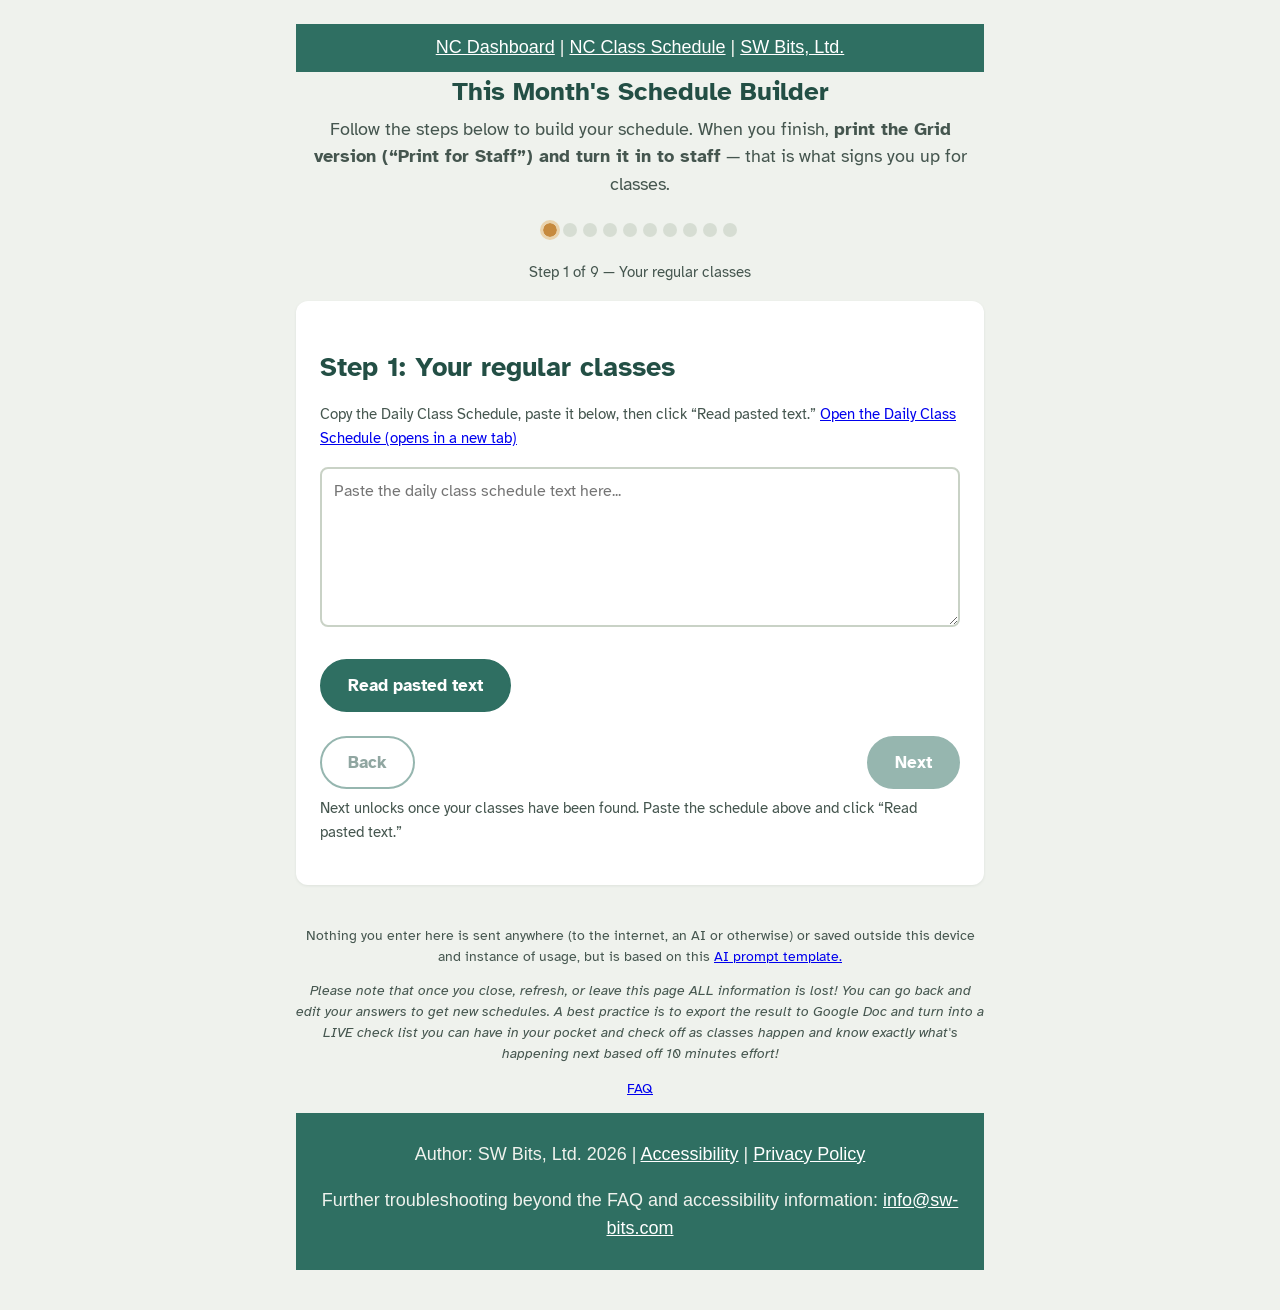
<file: index.html>
<!DOCTYPE html>
<html lang="en">
<head>
  <meta charset="UTF-8">
  <meta name="viewport" content="width=device-width, initial-scale=1, maximum-scale=5">
  <title>This Month's Schedule Builder</title>
  <meta name="description" content="Build a personalized activity schedule from this month's workshops and outings.">
  <style>
  /* ============================================================
   Design tokens
   Paper: #EFF2ED (pale sage white)   Ink: #1F2E2B (deep forest-charcoal)
   Primary: #2F6F62 (deep teal)       Accent: #C68A3E (warm amber)
   Support: #6E93A0 (muted sky)       Success: #4F7A3D
   Danger: #A13D2E
   Type: Atkinson Hyperlegible (body + display) -- built for low vision,
   which is why it's used everywhere rather than a separate display face.
   ============================================================ */

@import url('https://fonts.googleapis.com/css2?family=Atkinson+Hyperlegible:ital,wght@0,400;0,700;1,400&display=swap');

:root {
  --paper: #EFF2ED;
  --paper-raised: #FFFFFF;
  --ink: #1F2E2B;
  --ink-soft: #45564F;
  --primary: #2F6F62;
  --primary-dark: #234F45;
  --accent: #C68A3E;
  --accent-dark: #96692C;
  --support: #6E93A0;
  --success: #3F6B33;
  --success-bg: #E4EEDD;
  --danger: #A13D2E;
  --danger-bg: #F6E3DF;
  --focus-ring: #1450A3;
  --radius: 12px;
  --max-w: 720px;
  --space-1: 8px;
  --space-2: 16px;
  --space-3: 24px;
  --space-4: 40px;
}

* { box-sizing: border-box; }

html { scroll-behavior: smooth; }

@media (prefers-reduced-motion: reduce) {
  html { scroll-behavior: auto; }
  * { animation-duration: 0.01ms !important; transition-duration: 0.01ms !important; }
}

body {
  margin: 0;
  font-family: 'Atkinson Hyperlegible', -apple-system, Segoe UI, sans-serif;
  background: var(--paper);
  color: var(--ink);
  font-size: 18px;
  line-height: 1.55;
}

.app-shell {
  max-width: var(--max-w);
  margin: 0 auto;
  padding: var(--space-3) var(--space-2) var(--space-4);
}

/* Skip link */
.skip-link {
  position: absolute;
  left: -999px;
  top: 0;
  background: var(--primary);
  color: white;
  padding: var(--space-1) var(--space-2);
  z-index: 100;
  border-radius: 0 0 8px 0;
}
.skip-link:focus {
  left: 0;
}

/* Focus visibility -- never suppressed */
a:focus-visible, button:focus-visible, input:focus-visible,
select:focus-visible, textarea:focus-visible, [tabindex]:focus-visible {
  outline: 3px solid var(--focus-ring);
  outline-offset: 3px;
}

header.top {
  text-align: center;
  margin-bottom: var(--space-3);
}
header.top h1 {
  font-size: 1.6rem;
  margin: 0 0 4px;
  color: var(--primary-dark);
}
header.top p.tagline {
  margin: 0;
  color: var(--ink-soft);
}

nav.mode-switch {
  display: flex;
  justify-content: center;
  gap: var(--space-1);
  margin-bottom: var(--space-3);
  flex-wrap: wrap;
}
nav.mode-switch button {
  background: var(--paper-raised);
  border: 2px solid var(--primary);
  color: var(--primary-dark);
  border-radius: 999px;
  padding: 10px 20px;
  font-size: 1rem;
  font-family: inherit;
  cursor: pointer;
  min-height: 44px;
}
nav.mode-switch button[aria-current="true"] {
  background: var(--primary);
  color: white;
}

.card {
  background: var(--paper-raised);
  border-radius: var(--radius);
  padding: var(--space-3);
  box-shadow: 0 1px 3px rgba(31,46,43,0.08);
  margin-bottom: var(--space-3);
}

/* Progress steps */
.progress {
  display: flex;
  align-items: center;
  gap: 6px;
  margin-bottom: var(--space-3);
  list-style: none;
  padding: 0;
  justify-content: center;
  flex-wrap: wrap;
}
.progress li {
  width: 14px;
  height: 14px;
  border-radius: 50%;
  background: #D6DDD3;
}
.progress li.done { background: var(--primary); }
.progress li.current { background: var(--accent); outline: 3px solid #EAD3AC; }
.progress-label {
  text-align: center;
  color: var(--ink-soft);
  font-size: 0.95rem;
  margin-bottom: var(--space-2);
}

fieldset {
  border: none;
  margin: 0 0 var(--space-3);
  padding: 0;
}
legend, .question-title {
  font-size: 1.3rem;
  font-weight: 700;
  color: var(--primary-dark);
  margin-bottom: var(--space-2);
  padding: 0;
}
.hint {
  color: var(--ink-soft);
  font-size: 0.95rem;
  margin: -8px 0 var(--space-2);
}

.choice-grid {
  display: grid;
  gap: 10px;
}
.choice {
  display: flex;
  align-items: center;
  gap: 12px;
  border: 2px solid #C9D2C6;
  border-radius: var(--radius);
  padding: 14px 16px;
  cursor: pointer;
  background: var(--paper-raised);
  min-height: 44px;
}
.choice:hover { border-color: var(--primary); }
.choice input { width: 22px; height: 22px; flex-shrink: 0; }
.choice.selected {
  border-color: var(--primary);
  background: #E7F0EC;
}
.choice label { cursor: pointer; flex: 1; }

.exclusion-row {
  display: flex;
  align-items: center;
  flex-wrap: wrap;
  gap: 10px;
  border: 2px solid #C9D2C6;
  border-radius: var(--radius);
  padding: 12px 16px;
  margin-bottom: 10px;
  background: var(--paper-raised);
}
.exclusion-row select,
.exclusion-row input[type="time"] {
  flex: 1 1 120px;
  min-width: 110px;
  font-family: inherit;
  font-size: 1rem;
  padding: 8px 10px;
  border: 2px solid #C9D2C6;
  border-radius: 8px;
  min-height: 44px;
}
.exclusion-row span { color: var(--ink-soft); }

textarea, input[type="text"] {
  width: 100%;
  font-family: inherit;
  font-size: 1rem;
  padding: 12px;
  border: 2px solid #C9D2C6;
  border-radius: 8px;
  min-height: 44px;
}
textarea { min-height: 90px; }

.btn-row {
  display: flex;
  justify-content: space-between;
  gap: var(--space-2);
  margin-top: var(--space-3);
  flex-wrap: wrap;
}
button.btn {
  font-family: inherit;
  font-size: 1.05rem;
  font-weight: 700;
  padding: 14px 26px;
  border-radius: 999px;
  border: 2px solid var(--primary);
  min-height: 48px;
  cursor: pointer;
}
button.btn.primary { background: var(--primary); color: white; }
button.btn.primary:hover { background: var(--primary-dark); }
button.btn.secondary { background: transparent; color: var(--primary-dark); }
button.btn.secondary:hover { background: #E7F0EC; }
button.btn:disabled { opacity: 0.5; cursor: not-allowed; }

/* Results / checklist */
.result-item {
  display: flex;
  gap: 14px;
  align-items: flex-start;
  border: 2px solid #C9D2C6;
  border-radius: var(--radius);
  padding: 16px;
  margin-bottom: 12px;
}
.result-item input[type="checkbox"] { width: 26px; height: 26px; margin-top: 4px; flex-shrink: 0; }
.result-item .r-title { font-weight: 700; font-size: 1.1rem; }
.result-item .r-meta { color: var(--ink-soft); font-size: 0.95rem; }
.result-item .r-highlight { color: var(--ink); font-weight: 600; font-size: 1rem; margin-top: 2px; }
.result-item .r-more { margin-top: 6px; }
.result-item .r-more summary { cursor: pointer; color: var(--support); font-size: 0.9rem; font-weight: 700; min-height: 24px; }
.result-item .r-more summary:hover { color: var(--primary-dark); }
.result-item .r-more .r-meta { margin-top: 6px; }
.badge {
  display: inline-block;
  background: var(--accent);
  color: #fff;
  border-radius: 999px;
  padding: 2px 12px;
  font-size: 0.85rem;
  font-weight: 700;
  margin-top: 6px;
}

.banner {
  border-radius: var(--radius);
  padding: var(--space-2);
  margin-bottom: var(--space-3);
}
.banner.info { background: #E4EAF0; color: #1F3A50; }
.banner.success { background: var(--success-bg); color: var(--success); }
.banner.danger { background: var(--danger-bg); color: var(--danger); }

table.admin-table {
  width: 100%;
  border-collapse: collapse;
  margin-top: var(--space-2);
}
table.admin-table th, table.admin-table td {
  text-align: left;
  padding: 10px;
  border-bottom: 1px solid #D6DDD3;
  vertical-align: top;
}
table.admin-table th { color: var(--ink-soft); font-weight: 700; font-size: 0.9rem; }

.pill-btn {
  background: transparent;
  border: 2px solid var(--danger);
  color: var(--danger);
  border-radius: 999px;
  padding: 6px 14px;
  font-family: inherit;
  cursor: pointer;
  min-height: 40px;
}

label.field-label { display: block; font-weight: 700; margin: var(--space-2) 0 6px; }

@media print {
  nav.mode-switch, .no-print, .btn-row, .skip-link { display: none !important; }
  body { background: white; font-size: 14pt; }
  .card { box-shadow: none; border: 1px solid #999; }
}

footer.app-footer {
  text-align: center;
  color: var(--ink-soft);
  font-size: 0.85rem;
  margin-top: var(--space-4);
}
  </style>
</head>
<body>
  <a class="skip-link" href="#app-root">Skip to main content</a>
  <div class="app-shell">
    <header class="top">
    <nav style="color: var(--paper); background-color: #2F6F62; padding: 10px 20px; font-family: Calibri, sans-serif;">
      <a href="https://www.wellpower.org/nextchapter-dashboard/" style="color:white" alt-text="Link to Next Chapter dashboard." target="_blank">NC Dashboard</a> |
      <a href="https://docs.google.com/document/d/e/2PACX-1vQMBsH_0N5TGu-jf4dn7LtcuKICADPAKnV8rYs9ENAGFJxMu-1-ycSgytiCAv9m9ojY1P86kuOyOXaS/pub" style="color:white" alt-text="Link to Next Chapter class shcedule." target="_blank">NC Class Schedule</a> |
      <a href="https://sw-bits.com" style="color:white" alt-text="Link to SW Bits, Ltd. company website to learn more about the author of this web app and their services." target="_blank">SW Bits, Ltd.</a>
    </nav>
      <h1>This Month's Schedule Builder</h1>
      <p class="tagline">Follow the steps below to build your schedule. When you finish, <strong>print the Grid version (&ldquo;Print for Staff&rdquo;) and turn it in to staff</strong> &mdash; that is what signs you up for classes.</p>
    </header>
    <main id="app-root"></main>
    <footer class="app-footer">
      <p>Nothing you enter here is sent anywhere (to the internet, an AI or otherwise) or saved outside this device and instance of usage, but is based on this <a href="https://docs.google.com/document/d/1zpe4Sd4n2vOGpepVXf4waU8CamsN9rLLIErnOMPlnqU/edit?tab=t.0#heading=h.vzakmdfe8jud" target="_blank" alt-text="Link to the originating AI prompt template.">AI prompt template.</a></p>
      <p style="font-style: italic;">Please note that once you close, refresh, or leave this page ALL information is lost! You can go back and edit your answers to get new schedules. A best practice is to export the result to Google Doc and turn into a LIVE check list you can have in your pocket and check off as classes happen and know exactly what's happening next based off 10 minutes effort!</p>
      <p><a href="https://github.com/mcfuzznstuff/NextChapterScheduler/blob/main/FAQ%20%E2%80%94%20NextChapter%20Schedule%20Builder%20(v1.0).md" target="_blank" rel="noopener">FAQ</a></p>
    </footer><footer style="color: var(--paper); background-color: #2F6F62; padding: 10px 20px; font-family: Calibri, sans-serif; text-align: center;">
        <p>Author: SW Bits, Ltd. 2026 | <a href="https://github.com/mcfuzznstuff/NextChapterScheduler/issues/14" alt-text="Link to this app's accessibility policy." style="color:white" target="_blank">Accessibility</a> | <a href="https://github.com/mcfuzznstuff/NextChapterScheduler/blob/main/Privacy%20Policy.md" alt-text="Link to this app's privacy policy." style="color:white" target="_blank">Privacy Policy</a></p>
      <p>Further troubleshooting beyond the FAQ and accessibility information: <a href="mailto:info@sw-bits.com" alt-text="Link to this app's author email for more information, media inquiries, or troubleshooting." style="color:white">info@sw-bits.com</a></p>
    </footer>
  </div>
  <script>
/* ==========================================================
   DATA MODEL
   Classes, outings and workshops are parsed from text pasted in
   during the step-by-step flow (or added/fixed by hand). Nothing
   is ever sent to a server and nothing is saved: everything lives
   in memory only and is cleared when the page is closed or
   refreshed, so a previous person's activities can never carry over.
   ========================================================== */

const NEWSLETTER_URL = 'https://docs.google.com/document/d/e/2PACX-1vQMBsH_0N5TGu-jf4dn7LtcuKICADPAKnV8rYs9ENAGFJxMu-1-ycSgytiCAv9m9ojY1P86kuOyOXaS/pub';
const DAYS = ['Mon', 'Tue', 'Wed', 'Thu', 'Fri'];
const DAY_NAMES = { Mon: 'Monday', Tue: 'Tuesday', Wed: 'Wednesday', Thu: 'Thursday', Fri: 'Friday' };
const PERIODS = ['Morning', 'Afternoon'];

// The 10 priorities the student ranks, in the order given by the program.
const THEMES = ['Gentle movement', 'Art', 'Nature/animals', 'Cooking', 'Socializing', 'Volunteering', 'Learning new skills', 'Music', 'Employment', 'Education (high school or college)'];

// Best-effort keyword tagging so a pasted newsletter doesn't need staff to
// hand-tag every class. Staff can always fix a class's tags in the review
// table after import -- this is a starting point, not a guarantee.
const THEME_KEYWORDS = {
  'Gentle movement': ['yoga', 'tai chi', 'qi gong', 'walk', 'stretch', 'chair exercise', 'sassy seat', 'gentle', 'meditation', 'mindfulness', 'therapy pool', 'sauna', 'pool', 'gym', 'fitness', 'wellness', 'workout', 'exercise', 'nidra'],
  'Art': ['art', 'craft', 'paint', 'photography', 'felting', 'cross stitch', 'embroidery', 'mask', 'drawing', 'illustrat'],
  'Nature/animals': ['animal', 'garden', 'outdoor', 'nature', 'pet', 'zoo'],
  'Cooking': ['cook', 'culinary', 'nutrition', 'protein', 'recipe', 'baking', 'ice cream'],
  'Socializing': ['social', 'bingo', 'trivia', 'ice cream', 'chess', 'game', 'puzzle', 'mic', 'dance', 'forum'],
  'Volunteering': ['volunteer', 'community service'],
  'Learning new skills': ['computer', 'typing', 'spanish', 'skill', 'workshop', 'photography'],
  'Music': ['music', 'harmonica', 'piano', 'playlist', 'karaoke', 'song', 'open mic', 'band'],
  'Employment': ['job', 'resume', 'interview', 'employment', 'career', 'money matters', 'leadership'],
  'Education (high school or college)': ['ged', 'math', 'reading', 'writing', 'study', 'tutoring', 'academic', 'school', 'computer']
};

// Structured energy/mobility options (checkboxes, not free text) so we can
// reliably flag classes -- free text can't be safely auto-matched.
const ENERGY_OPTIONS = [
  { id: 'gentle_only', label: 'I need gentle activities only', riskKeywords: ['fitness', 'resistance', 'workout', 'weight', 'sport', 'bowling', 'pickleball', 'dance'] },
  { id: 'limited_walking', label: 'Light walking is okay, but not long distances', riskKeywords: ['walk', 'hike', 'pickleball', 'bowling'] },
  { id: 'seated_breaks', label: 'I need seated break options during activities', riskKeywords: ['standing', 'gym'] },
  { id: 'no_lifting', label: "I'd like to avoid lifting or resistance activities", riskKeywords: ['lifting', 'resistance', 'weight'] },
  { id: 'asl_interpreter', label: 'I need an ASL interpreter', riskKeywords: [] },
  { id: 'no_restrictions', label: 'No restrictions', riskKeywords: [] }
];

function cryptoId() { return 'c_' + Math.random().toString(36).slice(2, 10); }
// Collapses invisible Unicode whitespace look-alikes (non-breaking space,
// ideographic space, zero-width space, etc.) to a plain space. Pasted
// newsletter text can carry these silently -- they look identical to a
// normal space on screen but won't match a normally-typed word, so any
// text used for substring matching (exclusions, always-include, theme
// tagging) needs to go through this first.
function normalizeText(str) {
  return (str || '').replace(/[\u00A0\u2000-\u200B\u202F\u205F\u3000]/g, ' ');
}
function splitKeywords(text) {
  return normalizeText(text).split(',').map(s => s.trim().toLowerCase()).filter(Boolean);
}
function textMatchesAny(text, keywords) {
  const lower = normalizeText(text).toLowerCase();
  return keywords.some(k => k && lower.includes(k));
}
function autoTagThemes(title, description) {
  const text = normalizeText(title + ' ' + description).toLowerCase();
  return THEMES.filter(theme => (THEME_KEYWORDS[theme] || []).some(kw => text.includes(kw)));
}

/* ==========================================================
   TIME PARSING
   ========================================================== */
function toMinutes(hour, minute, meridiem) {
  let h = hour % 12;
  if (meridiem === 'PM') h += 12;
  return h * 60 + (minute || 0);
}
function parseTimeRange(raw) {
  const m = raw.match(/^(\d{1,2})(?::(\d{2}))?\s*(AM|PM)?\s*[-–—]\s*(\d{1,2})(?::(\d{2}))?\s*(AM|PM)/i);
  if (!m) return null;
  let [, sh, sm, sMer, eh, em, eMer] = m;
  eMer = eMer.toUpperCase();
  sMer = sMer ? sMer.toUpperCase() : eMer; // "9-10 AM" -> start inherits end's AM/PM
  const startMin = toMinutes(parseInt(sh, 10), parseInt(sm || '0', 10), sMer);
  const endMin = toMinutes(parseInt(eh, 10), parseInt(em || '0', 10), eMer);
  return { startMin, endMin, label: raw.trim() };
}
function minutesToLabel(min) {
  let h = Math.floor(min / 60), mm = min % 60;
  const mer = h >= 12 ? 'PM' : 'AM';
  h = h % 12; if (h === 0) h = 12;
  return h + (mm ? ':' + String(mm).padStart(2, '0') : '') + ' ' + mer;
}
function parseSingleTime(raw) {
  const m = raw.match(/^(\d{1,2})(?::(\d{2}))?\s*(AM|PM)/i);
  if (!m) return null;
  const [, h, mm, mer] = m;
  const startMin = toMinutes(parseInt(h, 10), parseInt(mm || '0', 10), mer.toUpperCase());
  return { startMin, endMin: startMin + 60, label: raw.trim() }; // defaults to a 1-hour block; staff can adjust in the table
}

/* ==========================================================
   NEWSLETTER PARSER (plain text pasted from the published doc)
   Handles lines like:
   "*9-10 AM | Health and Wellness Workout (INFO) | Jessica | Fitness Rm"
   followed by description line(s), grouped under a day heading
   like "MONDAY".
   ========================================================== */
function parseNewsletterText(raw) {
  raw = raw.replace(/\uff5c/g, '|'); // normalize fullwidth "｜" to a regular pipe -- some newsletter lines use it interchangeably with "|"
  const lines = raw.split(/\r?\n/).map(l => l.trim()).filter(Boolean);
  const dayHeaderRe = /^(MONDAY|TUESDAY|WEDNESDAY|THURSDAY|FRIDAY)\b/i;
  const entryRe = /^([*#]?)\s*([0-9:. ]+(?:AM|PM)?\s*[-–—]\s*[0-9:. ]+(?:AM|PM))\s*\|\s*(.*)$/i;
  // fallback for lines with only a start time, no end time (e.g. "*11 AM | Class Name | ...")
  const singleTimeRe = /^([*#]?)\s*(\d{1,2}(?::\d{2})?\s*(?:AM|PM))\s*\|\s*(.*)$/i;
  const dayAbbrev = { MONDAY: 'Mon', TUESDAY: 'Tue', WEDNESDAY: 'Wed', THURSDAY: 'Thu', FRIDAY: 'Fri' };

  let currentDay = null;
  const results = [];
  let skipped = 0;
  let lastEntry = null;

  for (const line of lines) {
    const dayMatch = line.match(dayHeaderRe);
    if (dayMatch) {
      currentDay = dayAbbrev[dayMatch[1].toUpperCase()];
      lastEntry = null;
      continue;
    }
    const entryMatch = line.match(entryRe);
    const singleMatch = !entryMatch && line.match(singleTimeRe);
    if ((entryMatch || singleMatch) && currentDay) {
      const [, prefix, timeRaw, rest] = entryMatch || singleMatch;
      const time = entryMatch ? parseTimeRange(timeRaw) : parseSingleTime(timeRaw);
      const parts = rest.split('|').map(p => p.replace(/\(?\s*INFO\s*\)?/gi, '').trim()).filter(Boolean);
      const title = parts[0] || 'Untitled activity';
      const instructor = parts[1] || '';
      const location = parts[2] || '';
      const mode = prefix === '*' ? 'in-person' : prefix === '#' ? 'hybrid' : 'online';
      if (!time) { skipped++; continue; }
      lastEntry = {
        id: cryptoId(), day: currentDay, startMin: time.startMin, endMin: time.endMin,
        timeLabel: time.label, title, instructor, location, mode, description: '',
        themes: []
      };
      results.push(lastEntry);
    } else if (lastEntry) {
      // continuation / description line
      lastEntry.description = (lastEntry.description ? lastEntry.description + ' ' : '') + line;
    }
  }
  results.forEach(r => { r.themes = autoTagThemes(r.title, r.description); });
  return { classes: results, skipped };
}

/* ==========================================================
   OUTINGS & WORKSHOPS PARSER (for the separate PDF newsletter)
   Different document, different shape: one-off dated events in a
   running paragraph rather than a day-by-day list with "|" columns,
   so it needs its own parser rather than reusing the one above.
   ========================================================== */
const MONTHS = ['January','February','March','April','May','June','July','August','September','October','November','December'];

function parseAmPmTime(raw) {
  const m = raw.match(/(\d{1,2})(?::(\d{2}))?\s*(a\.?m\.?|p\.?m\.?)?\s*[-\u2013\u2014]\s*(\d{1,2})(?::(\d{2}))?\s*(a\.?m\.?|p\.?m\.?)/i);
  if (!m) return null;
  let [, sh, sm, sMer, eh, em, eMer] = m;
  eMer = eMer.replace(/\./g, '').toUpperCase();
  sMer = sMer ? sMer.replace(/\./g, '').toUpperCase() : eMer;
  const startMin = toMinutes(parseInt(sh, 10), parseInt(sm || '0', 10), sMer);
  const endMin = toMinutes(parseInt(eh, 10), parseInt(em || '0', 10), eMer);
  return { startMin, endMin, label: m[0].trim(), matchedText: m[0] };
}

const OUTING_WORKSHOP_MARKER = 'ZZZWORKSHOPSECTIONZZZ';
function cleanOutingsNoise(text) {
  return text
    .replace(/\d*Succeed Connection\s*\d*/gi, ' ')
    .replace(/NextChapter Newsletter/gi, ' ')
    .replace(new RegExp('\\b(?:' + MONTHS.join('|') + ')\\s+Outings\\b', 'gi'), ' ')
    .replace(new RegExp('\\b(?:' + MONTHS.join('|') + ')\\s+Workshops\\b', 'gi'), ' ' + OUTING_WORKSHOP_MARKER + ' ')
    .replace(/(?:[A-Z]\s+){3,}\d(?:\s*\d){2,}/g, ' ') // spaced-out "J U L Y 2 0 2 6" style headers
    .replace(/Outings Continued:/gi, ' ')
    .replace(/ATTENTION:[\s\S]*?Thank you\./i, ' ')
    .replace(/\s+/g, ' ')
    .trim();
}

const OUTING_LOCATIONS = [/Sally's Caf[e\u00e9]/i, /Art Studio/i, /Computer Lab \d+/i, /Room \d+/i, /Lab \d+/i];
function extractOutingLocation(text) {
  for (const re of OUTING_LOCATIONS) {
    const m = text.match(re);
    if (m) return { location: m[0], rest: text.replace(re, '').trim() };
  }
  return { location: '', rest: text };
}

// Facilitator names are short, capitalized tokens, optionally joined by
// ",", "and", or "&" -- bounding the match this way (rather than grabbing
// everything to the end of the details blob) is what stops it from
// swallowing the next event's title into this event's facilitator field.
const OUTING_NAME_TOKEN = "[A-Z][a-zA-Z']+(?:\\s[A-Z]\\.)?";
const OUTING_FACILITATOR_RE = new RegExp('Facilitators?:\\s*(' + OUTING_NAME_TOKEN + '(?:\\s*(?:,|and|&)\\s*' + OUTING_NAME_TOKEN + '){0,3})', 'i');

function parseOutingsText(raw) {
  const text = cleanOutingsNoise(raw);
  const workshopsBoundaryIdx = text.indexOf(OUTING_WORKSHOP_MARKER);
  const monthPattern = MONTHS.join('|');
  const dateGroupRe = new RegExp('(' + monthPattern + ')\\s+(\\d{1,2}(?:\\s*,\\s*\\d{1,2})*(?:\\s*&\\s*\\d{1,2})?)\\s*\\((Mon|Tue|Wed|Thu|Fri|Sat|Sun)\\w*\\)', 'gi');

  const matches = [...text.matchAll(dateGroupRe)];
  const results = [];
  let skipped = 0;
  let cursor = 0;

  for (let idx = 0; idx < matches.length; idx++) {
    const m = matches[idx];
    const month = m[1];
    const dayNums = m[2].split(/[,&]/).map(s => s.trim()).filter(Boolean);
    const dayAbbrevRaw = m[3].slice(0, 3);
    const dayAbbrev = DAYS.find(d => d.toLowerCase() === dayAbbrevRaw.toLowerCase());

    const title = text.slice(cursor, m.index).replace(OUTING_WORKSHOP_MARKER, '').trim();
    const isWorkshop = workshopsBoundaryIdx >= 0 && m.index > workshopsBoundaryIdx;
    const afterDate = text.slice(m.index + m[0].length);
    const time = parseAmPmTime(afterDate);
    if (!time || !dayAbbrev) { skipped++; cursor = m.index + m[0].length; continue; }

    const nextMatch = matches[idx + 1];
    const searchLimit = nextMatch ? nextMatch.index : text.length;
    const timeEndIdx = m.index + m[0].length + afterDate.indexOf(time.matchedText) + time.matchedText.length;
    const detailsBlob = text.slice(timeEndIdx, searchLimit);

    const facMatch = detailsBlob.match(OUTING_FACILITATOR_RE);
    const facilitator = facMatch ? facMatch[1].trim() : '';
    const notesRaw = facMatch ? detailsBlob.slice(0, facMatch.index).trim() : detailsBlob.trim();
    const { location, rest: description } = extractOutingLocation(notesRaw);
    const cleanDescription = description
      .replace(/\d+\s*Spots?\s*(?:&\s*\w+\s*)?available/i, '')
      .replace(/Seat limit(?:ation)?s?:\s*\d+/i, '')
      .trim();

    // advance cursor to just past the facilitator match (not to the next
    // date pattern) so the NEXT entry's title starts in the right place
    cursor = facMatch ? timeEndIdx + facMatch.index + facMatch[0].length : searchLimit;

    dayNums.forEach(dayNum => {
      const entryTitle = title || (isWorkshop ? 'Untitled workshop' : 'Untitled outing');
      results.push({
        id: cryptoId(),
        title: entryTitle,
        date: month + ' ' + dayNum,
        day: dayAbbrev,
        startMin: time.startMin,
        endMin: time.endMin,
        timeLabel: time.label,
        location,
        instructor: facilitator,
        description: cleanDescription,
        mode: 'in-person',
        isOuting: true,
        kind: isWorkshop ? 'workshop' : 'outing',
        themes: autoTagThemes(entryTitle, cleanDescription)
      });
    });
  }

  return { classes: results, skipped };
}

/* ==========================================================
   STUDENT QUESTIONS
   ========================================================== */
const QUESTIONS = [
  { id: 'days', title: 'Number of days', prompt: 'How many days per week would you like to attend this month?', hint: "Some of these can be half-days (just mornings or just afternoons) -- let front desk know when you sign up.", type: 'single', options: ['1', '2', '3', '4', '5 (every weekday)'] },
  { id: 'times', title: 'Preferred times', prompt: 'What times of day work best for you?', type: 'multi', options: ['Mornings', 'Afternoons', 'All day (mornings and afternoons)'] },
  { id: 'unavailable', title: 'Not available', prompt: "Are there any days or times you're NOT available?", type: 'exclusions' },
  { id: 'energy', title: 'Energy & mobility', prompt: 'Do you have any energy or mobility needs we should plan around?', type: 'energy' },
  { id: 'priorities', title: 'Your priorities', prompt: 'Put these in the order that matters most to you.', hint: 'Most important at the top. Use the arrows to reorder.', type: 'rank', options: THEMES },
  { id: 'mustInclude', title: 'Always include', prompt: "Is there anything you'd like to make sure is on your schedule, if it's offered this month?", hint: 'A few words separated by commas -- we\'ll do our best to fit a match in (for example: Chess Club, Qi Gong).', type: 'text' },
  { id: 'hardExclude', title: 'Hard exclusions', prompt: "Any topics to skip entirely? We won't schedule these no matter what -- we'll leave that time open instead.", hint: 'A few words separated by commas (for example: clay masks, poetry, reading).', type: 'text' }
];

/* ==========================================================
   APP STATE + ROUTER
   ========================================================== */
// Step 0 = regular classes, 1 = outings & workshops, then the preference
// questions, then the results screen.
const FIRST_QUESTION_STEP = 2;
const RESULTS_STEP = FIRST_QUESTION_STEP + QUESTIONS.length;

function freshState() {
  return {
    step: 0,
    answers: { priorities: THEMES.slice() },
    classes: [],        // regular classes + outings/workshops, in memory only
    schedule: null,
    pasteClasses: '',   // pasted text is remembered so Back never loses it
    pasteOutings: '',
    msg: {}             // status message per pane, keyed by step
  };
}
const state = freshState();
function resetAll() { Object.assign(state, freshState()); }

const root = document.getElementById('app-root');

function render() {
  root.innerHTML = '';
  root.appendChild(renderWizard());
}

function goToStep(n) {
  state.step = n;
  render();
  window.scrollTo(0, 0);
  const heading = root.querySelector('#pane-title, #q-title');
  if (heading && heading.focus) heading.focus({ preventScroll: true });
}

/* ---------------- STUDENT FLOW ---------------- */
const IMPORT_PANES = {
  classes: {
    step: 0,
    shortTitle: 'Your regular classes',
    title: 'Step 1: Your regular classes',
    prompt: 'Copy the Daily Class Schedule, paste it below, then click \u201cRead pasted text.\u201d',
    linkUrl: NEWSLETTER_URL,
    linkText: 'Open the Daily Class Schedule (opens in a new tab)',
    textKey: 'pasteClasses',
    ariaLabel: 'Pasted class schedule text',
    placeholder: 'Paste the daily class schedule text here...',
    parse: parseNewsletterText,
    src: 'classes',
    noun: 'classes',
    pasteFirstMsg: 'Paste the class schedule into the box first, then click \u201cRead pasted text.\u201d',
    emptyMsg: 'Nothing recognizable was found. Make sure you copied the full page, including the day headings (MONDAY, TUESDAY, etc).',
    blockedHint: 'Next unlocks once your classes have been found. Paste the schedule above and click \u201cRead pasted text.\u201d',
    isMine: c => !c.isOuting,
    hasData: () => state.classes.some(c => !c.isOuting && (c.title || '').trim())
  },
  outings: {
    step: 1,
    shortTitle: 'Outings & workshops',
    title: 'Step 2: Outings & workshops',
    prompt: 'Open the Outings & Workshops PDF in a new tab. Click once on the page, press Ctrl/Cmd+A, then Ctrl/Cmd+C. Come back to this tab and paste. Don’t close this tab, all work will be lost. Finally, click \u201cRead pasted text.\u201d',
    linkUrl: '',
    linkText: '',
    textKey: 'pasteOutings',
    ariaLabel: 'Pasted outings and workshops text',
    placeholder: 'Paste the outings & workshops PDF text here...',
    parse: parseOutingsText,
    src: 'outings',
    noun: 'outings & workshops',
    pasteFirstMsg: 'Paste the outings & workshops text into the box first, then click \u201cRead pasted text.\u201d',
    emptyMsg: 'Nothing recognizable was found. Make sure you copied the full document.',
    blockedHint: 'Next unlocks once your outings & workshops have been found. Paste the PDF text above and click \u201cRead pasted text.\u201d',
    isMine: c => !!c.isOuting,
    hasData: () => state.classes.some(c => c.isOuting && (c.title || '').trim())
  }
};

function stepLabel() {
  if (state.step >= RESULTS_STEP) return 'Your schedule';
  const title = state.step < FIRST_QUESTION_STEP
    ? IMPORT_PANES[state.step === 0 ? 'classes' : 'outings'].shortTitle
    : QUESTIONS[state.step - FIRST_QUESTION_STEP].title;
  return 'Step ' + (state.step + 1) + ' of ' + RESULTS_STEP + ' \u2014 ' + title;
}

function renderWizard() {
  const wrap = document.createElement('div');
  wrap.appendChild(renderProgress(state.step, RESULTS_STEP + 1, stepLabel()));
  if (state.step === 0) wrap.appendChild(renderImportPane('classes'));
  else if (state.step === 1) wrap.appendChild(renderImportPane('outings'));
  else if (state.step < RESULTS_STEP) wrap.appendChild(renderQuestionCard(QUESTIONS[state.step - FIRST_QUESTION_STEP]));
  else wrap.appendChild(renderResultsCard());
  return wrap;
}

function renderWizardNav(canNext, nextLabel, blockedHint) {
  const wrap = document.createElement('div');
  const row = document.createElement('div'); row.className = 'btn-row';
  const back = document.createElement('button'); back.type = 'button'; back.className = 'btn secondary'; back.textContent = 'Back';
  back.disabled = state.step === 0;
  back.addEventListener('click', () => goToStep(Math.max(0, state.step - 1)));
  const next = document.createElement('button'); next.type = 'button'; next.className = 'btn primary'; next.textContent = nextLabel;
  next.disabled = !canNext;
  next.addEventListener('click', () => {
    if (state.step === RESULTS_STEP - 1) state.schedule = buildSchedule();
    goToStep(state.step + 1);
  });
  row.appendChild(back); row.appendChild(next);
  wrap.appendChild(row);
  if (!canNext && blockedHint) {
    const hint = document.createElement('p'); hint.className = 'hint'; hint.id = 'next-hint'; hint.style.marginTop = '8px';
    hint.textContent = blockedHint;
    next.setAttribute('aria-describedby', 'next-hint');
    wrap.appendChild(hint);
  }
  return wrap;
}

function showPaneMessage(step, type, text) {
  state.msg[step] = { type, text };
  render();
  const el = document.getElementById('pane-msg');
  if (el && el.focus) el.focus();
}

function renderImportPane(kind) {
  const pane = IMPORT_PANES[kind];
  const card = document.createElement('section');
  card.className = 'card';

  const h2 = document.createElement('h2'); h2.id = 'pane-title'; h2.tabIndex = -1;
  h2.style.color = 'var(--primary-dark)'; h2.textContent = pane.title;
  card.appendChild(h2);

  const prompt = document.createElement('p'); prompt.className = 'hint';
  prompt.textContent = pane.prompt + ' ';
  if (pane.linkUrl) {
    const a = document.createElement('a'); a.href = pane.linkUrl; a.target = '_blank'; a.rel = 'noopener'; a.textContent = pane.linkText;
    prompt.appendChild(a);
  }
  card.appendChild(prompt);

  const ta = document.createElement('textarea');
  ta.style.minHeight = '160px';
  ta.setAttribute('aria-label', pane.ariaLabel);
  ta.placeholder = pane.placeholder;
  ta.value = state[pane.textKey];
  ta.addEventListener('input', () => { state[pane.textKey] = ta.value; });
  card.appendChild(ta);

  const parseRow = document.createElement('div'); parseRow.className = 'btn-row';
  const parseBtn = document.createElement('button'); parseBtn.type = 'button'; parseBtn.className = 'btn primary'; parseBtn.textContent = 'Read pasted text';
  parseBtn.addEventListener('click', () => {
    const text = state[pane.textKey];
    if (!text.trim()) { showPaneMessage(pane.step, 'danger', pane.pasteFirstMsg); return; }
    const result = pane.parse(text);
    const found = result.classes;
    if (found.length === 0) { showPaneMessage(pane.step, 'danger', pane.emptyMsg); return; }
    found.forEach(c => { c.src = pane.src; });
    // re-reading replaces this pane's earlier results (so nothing doubles up) but keeps rows added by hand
    state.classes = state.classes.filter(c => c.src !== pane.src).concat(found);
    const skippedNote = result.skipped ? ' (' + result.skipped + ' lines had a time we could not read -- add those by hand below if needed.)' : '';
    showPaneMessage(pane.step, 'success', 'Found ' + found.length + ' ' + pane.noun + '.' + skippedNote + ' Check the list below, fix anything that looks off, then click Next.');
  });
  parseRow.appendChild(parseBtn);
  card.appendChild(parseRow);

  const m = state.msg[pane.step];
  if (m) {
    const msgEl = document.createElement('p'); msgEl.id = 'pane-msg'; msgEl.tabIndex = -1;
    msgEl.className = 'banner ' + m.type; msgEl.style.marginTop = '16px'; msgEl.textContent = m.text;
    card.appendChild(msgEl);
  }

  card.appendChild(renderActivitiesTable(kind));
  card.appendChild(renderWizardNav(pane.hasData(), 'Next', pane.blockedHint));
  return card;
}

function renderActivitiesTable(kind) {
  const pane = IMPORT_PANES[kind];
  const wrap = document.createElement('div');
  const rows = state.classes.map((c, idx) => ({ c, idx })).filter(r => pane.isMine(r.c));
  if (rows.length === 0) return wrap;

  const h3 = document.createElement('h3'); h3.style.color = 'var(--primary-dark)'; h3.style.marginTop = '24px';
  h3.textContent = 'What we found (' + rows.length + ')';
  wrap.appendChild(h3);
  const hint = document.createElement('p'); hint.className = 'hint';
  hint.textContent = kind === 'classes'
    ? 'Fix anything that looks wrong, or remove rows you do not need. "Weekly notes" is optional: only for a class whose content changes week to week (for example Wk1: Americana; Wk2: Summer Songs).'
    : 'Fix anything that looks wrong, or remove rows you do not need. Type tells us whether it is an outing or a workshop; Date is the calendar date (for example July 6).';
  wrap.appendChild(hint);

  const heads = kind === 'classes'
    ? ['Title', 'Day', 'Time', 'Mode', 'Location', 'Weekly notes', 'Themes (auto)', 'Remove']
    : ['Title', 'Type', 'Day', 'Date', 'Time', 'Location', 'Themes (auto)', 'Remove'];
  const table = document.createElement('table'); table.className = 'admin-table';
  table.innerHTML = '<thead><tr>' + heads.map(h => '<th scope="col">' + h + '</th>').join('') + '</tr></thead>';
  const tbody = document.createElement('tbody');
  rows.forEach(({ c, idx }) => {
    const tr = document.createElement('tr');
    tr.appendChild(makeTextCell(c, idx, 'title', 'Title'));
    if (kind === 'outings') tr.appendChild(makeSelectCell(c, idx, 'kind', ['outing', 'workshop'], { outing: 'Outing', workshop: 'Workshop' }));
    tr.appendChild(makeSelectCell(c, idx, 'day', DAYS, DAY_NAMES));
    if (kind === 'outings') tr.appendChild(makeTextCell(c, idx, 'date', 'e.g. July 6'));
    tr.appendChild(makeTextCell(c, idx, 'timeLabel', 'e.g. 9-10 AM'));
    if (kind === 'classes') tr.appendChild(makeSelectCell(c, idx, 'mode', ['online', 'hybrid', 'in-person']));
    tr.appendChild(makeTextCell(c, idx, 'location', 'Location'));
    if (kind === 'classes') tr.appendChild(makeTextCell(c, idx, 'weeklyNotes', 'e.g. Wk1: Americana; Wk2: Summer Songs'));
    const themeTd = document.createElement('td'); themeTd.textContent = (c.themes || []).join(', ') || '\u2014';
    tr.appendChild(themeTd);
    const removeTd = document.createElement('td');
    const removeBtn = document.createElement('button'); removeBtn.type = 'button'; removeBtn.className = 'pill-btn'; removeBtn.textContent = 'Remove';
    removeBtn.setAttribute('aria-label', 'Remove ' + (c.title || 'this row'));
    removeBtn.addEventListener('click', () => { state.classes.splice(idx, 1); render(); });
    removeTd.appendChild(removeBtn); tr.appendChild(removeTd);
    tbody.appendChild(tr);
  });
  table.appendChild(tbody);
  wrap.appendChild(table);

  const addBtn = document.createElement('button'); addBtn.type = 'button'; addBtn.className = 'btn secondary'; addBtn.style.marginTop = '16px';
  addBtn.textContent = kind === 'classes' ? '+ Add a class by hand' : '+ Add an outing or workshop by hand';
  addBtn.addEventListener('click', () => {
    const blank = { id: cryptoId(), src: 'manual', title: '', day: 'Mon', startMin: 540, endMin: 600, timeLabel: '9-10 AM', mode: 'in-person', location: '', instructor: '', description: '', themes: [] };
    if (kind === 'classes') blank.weeklyNotes = '';
    else { blank.isOuting = true; blank.kind = 'outing'; blank.date = ''; }
    state.classes.push(blank);
    render();
  });
  wrap.appendChild(addBtn);
  return wrap;
}

function renderProgress(current, total, label) {
  const container = document.createElement('div');
  const ul = document.createElement('ul');
  ul.className = 'progress';
  ul.setAttribute('role', 'presentation');
  for (let i = 0; i < total; i++) {
    const li = document.createElement('li');
    if (i < current) li.className = 'done'; else if (i === current) li.className = 'current';
    ul.appendChild(li);
  }
  const p = document.createElement('p');
  p.className = 'progress-label';
  p.textContent = label;
  container.appendChild(ul); container.appendChild(p);
  return container;
}

function renderQuestionCard(q) {
  const card = document.createElement('section');
  card.className = 'card';
  const fs = document.createElement('fieldset');
  const legend = document.createElement('legend');
  legend.id = 'q-title'; legend.tabIndex = -1; legend.textContent = q.prompt;
  fs.appendChild(legend);
  if (q.hint) { const hint = document.createElement('p'); hint.className = 'hint'; hint.textContent = q.hint; fs.appendChild(hint); }

  if (q.type === 'text') fs.appendChild(renderTextQuestion(q));
  else if (q.type === 'single' || q.type === 'multi') fs.appendChild(renderChoiceQuestion(q));
  else if (q.type === 'rank') fs.appendChild(renderRankQuestion(q));
  else if (q.type === 'exclusions') fs.appendChild(renderExclusionsQuestion(q));
  else if (q.type === 'energy') fs.appendChild(renderEnergyQuestion(q));

  card.appendChild(fs);
  card.appendChild(renderWizardNav(true, state.step === RESULTS_STEP - 1 ? 'Build my schedule' : 'Next'));
  return card;
}

function renderTextQuestion(q) {
  const ta = document.createElement('textarea');
  ta.setAttribute('aria-label', q.prompt);
  ta.value = state.answers[q.id] || '';
  ta.addEventListener('input', () => { state.answers[q.id] = ta.value; });
  return ta;
}

function renderChoiceQuestion(q) {
  const grid = document.createElement('div');
  grid.className = 'choice-grid';
  const inputType = q.type === 'multi' ? 'checkbox' : 'radio';
  const current = state.answers[q.id] || (q.type === 'multi' ? [] : null);
  q.options.forEach((opt, idx) => {
    const row = document.createElement('div');
    const isSelected = q.type === 'multi' ? current.includes(opt) : current === opt;
    row.className = 'choice' + (isSelected ? ' selected' : '');
    const inputId = q.id + '-' + idx;
    const input = document.createElement('input');
    input.type = inputType; input.name = q.id; input.id = inputId; input.value = opt; input.checked = isSelected;
    input.addEventListener('change', () => {
      if (q.type === 'multi') {
        const list = new Set(state.answers[q.id] || []);
        if (input.checked) list.add(opt); else list.delete(opt);
        state.answers[q.id] = Array.from(list);
      } else { state.answers[q.id] = opt; }
      render();
      document.getElementById(inputId)?.focus();
    });
    const label = document.createElement('label'); label.htmlFor = inputId; label.textContent = opt;
    row.appendChild(input); row.appendChild(label); grid.appendChild(row);
  });
  return grid;
}

function renderEnergyQuestion(q) {
  const wrap = document.createElement('div');
  const grid = document.createElement('div');
  grid.className = 'choice-grid';
  const current = state.answers.energy || [];
  ENERGY_OPTIONS.forEach((opt, idx) => {
    const row = document.createElement('div');
    const isSelected = current.includes(opt.id);
    row.className = 'choice' + (isSelected ? ' selected' : '');
    const inputId = 'energy-' + idx;
    const input = document.createElement('input');
    input.type = 'checkbox'; input.id = inputId; input.checked = isSelected;
    input.addEventListener('change', () => {
      const list = new Set(state.answers.energy || []);
      if (input.checked) list.add(opt.id); else list.delete(opt.id);
      state.answers.energy = Array.from(list);
      render();
      document.getElementById(inputId)?.focus();
    });
    const label = document.createElement('label'); label.htmlFor = inputId; label.textContent = opt.label;
    row.appendChild(input); row.appendChild(label); grid.appendChild(row);
  });
  wrap.appendChild(grid);
  const label2 = document.createElement('label'); label2.className = 'field-label'; label2.htmlFor = 'energy-notes';
  label2.textContent = 'Anything else about this you want staff to know? (optional)';
  const ta = document.createElement('textarea'); ta.id = 'energy-notes';
  ta.value = state.answers.energyNotes || '';
  ta.addEventListener('input', () => { state.answers.energyNotes = ta.value; });
  wrap.appendChild(label2); wrap.appendChild(ta);
  return wrap;
}

function renderRankQuestion(q) {
  const list = document.createElement('div');
  list.className = 'choice-grid';
  const order = state.answers.priorities || q.options.slice();
  order.forEach((theme, idx) => {
    const row = document.createElement('div');
    row.className = 'choice';
    row.style.justifyContent = 'space-between';
    row.innerHTML = `<span><strong>${idx + 1}.</strong> ${escapeHtml(theme)}</span>`;
    const btns = document.createElement('div');
    const up = document.createElement('button'); up.type = 'button'; up.className = 'pill-btn'; up.textContent = '↑ Up';
    up.setAttribute('aria-label', 'Move ' + theme + ' up'); up.disabled = idx === 0;
    up.style.borderColor = 'var(--primary)'; up.style.color = 'var(--primary-dark)';
    up.addEventListener('click', () => { [order[idx - 1], order[idx]] = [order[idx], order[idx - 1]]; state.answers.priorities = order; render(); });
    const down = document.createElement('button'); down.type = 'button'; down.className = 'pill-btn'; down.textContent = 'Down ↓';
    down.setAttribute('aria-label', 'Move ' + theme + ' down'); down.disabled = idx === order.length - 1;
    down.style.borderColor = 'var(--primary)'; down.style.color = 'var(--primary-dark)';
    down.addEventListener('click', () => { [order[idx + 1], order[idx]] = [order[idx], order[idx + 1]]; state.answers.priorities = order; render(); });
    btns.appendChild(up); btns.appendChild(down);
    row.appendChild(btns);
    list.appendChild(row);
  });
  return list;
}

function renderExclusionsQuestion(q) {
  const wrap = document.createElement('div');
  const list = state.answers.unavailable || [];
  const listEl = document.createElement('div');
  function drawRows() {
    listEl.innerHTML = '';
    if (list.length === 0) {
      const p = document.createElement('p'); p.className = 'hint'; p.textContent = "You haven't added any -- that's okay if you're flexible.";
      listEl.appendChild(p);
    }
    list.forEach((row, idx) => {
      const rowEl = document.createElement('div');
      rowEl.className = 'exclusion-row';
      const daySel = document.createElement('select');
      daySel.setAttribute('aria-label', 'Day not available, row ' + (idx + 1));
      DAYS.forEach(d => { const o = document.createElement('option'); o.value = d; o.textContent = DAY_NAMES[d]; if (row.day === d) o.selected = true; daySel.appendChild(o); });
      daySel.addEventListener('change', () => { row.day = daySel.value; });
      const startInput = document.createElement('input'); startInput.type = 'time'; startInput.value = row.start || '';
      startInput.setAttribute('aria-label', 'Start time, row ' + (idx + 1));
      startInput.addEventListener('change', () => { row.start = startInput.value; });
      const toSpan = document.createElement('span'); toSpan.textContent = 'to';
      const endInput = document.createElement('input'); endInput.type = 'time'; endInput.value = row.end || '';
      endInput.setAttribute('aria-label', 'End time, row ' + (idx + 1));
      endInput.addEventListener('change', () => { row.end = endInput.value; });
      const removeBtn = document.createElement('button'); removeBtn.className = 'pill-btn'; removeBtn.textContent = 'Remove';
      removeBtn.setAttribute('aria-label', 'Remove this time, row ' + (idx + 1));
      removeBtn.addEventListener('click', () => { list.splice(idx, 1); state.answers.unavailable = list; render(); });
      rowEl.appendChild(daySel); rowEl.appendChild(startInput); rowEl.appendChild(toSpan); rowEl.appendChild(endInput); rowEl.appendChild(removeBtn);
      listEl.appendChild(rowEl);
    });
  }
  drawRows();
  wrap.appendChild(listEl);
  const addBtn = document.createElement('button'); addBtn.type = 'button'; addBtn.className = 'btn secondary'; addBtn.style.marginTop = '12px';
  addBtn.textContent = '+ Add a time';
  addBtn.addEventListener('click', () => { list.push({ day: DAYS[list.length % DAYS.length], start: '', end: '' }); state.answers.unavailable = list; render(); });
  wrap.appendChild(addBtn);
  return wrap;
}

/* ==========================================================
   SCHEDULING ALGORITHM
   ========================================================== */
/* ==========================================================
   DATE HELPERS -- for the week-by-week monthly view
   ========================================================== */
function getWeeksInMonth(year, month) {
  const last = new Date(year, month + 1, 0);
  const weeks = [];
  let cursor = new Date(year, month, 1);
  const dow = cursor.getDay();
  cursor.setDate(cursor.getDate() + (dow === 0 ? -6 : 1 - dow)); // rewind to Monday
  while (cursor <= last) {
    const dates = [];
    for (let i = 0; i < 5; i++) { dates.push(new Date(cursor)); cursor.setDate(cursor.getDate() + 1); }
    cursor.setDate(cursor.getDate() + 2); // skip weekend
    if (dates.some(d => d.getMonth() === month)) weeks.push(dates);
  }
  return weeks;
}
// Which month/year is this schedule actually for? Prefer the month found in
// the loaded outings/workshops data (since that's dated content tied to a
// specific month) over "whatever today's date happens to be" -- otherwise
// loading next month's newsletter early produces a schedule dated for the
// wrong month.
function getScheduleYearMonth() {
  const dated = state.classes.find(c => c.isOuting && c.date);
  if (dated) {
    const d = parseOutingDateStringWithYear(dated.date, new Date().getFullYear());
    if (d) return { year: d.getFullYear(), month: d.getMonth() };
  }
  const now = new Date();
  return { year: now.getFullYear(), month: now.getMonth() };
}
function parseOutingDateStringWithYear(dateStr, year) {
  if (!dateStr) return null;
  const m = String(dateStr).trim().match(new RegExp('^(' + MONTHS.join('|') + ')\\s+(\\d{1,2})', 'i'));
  if (!m) return null;
  const monthIdx = MONTHS.findIndex(mo => mo.toLowerCase() === m[1].toLowerCase());
  if (monthIdx < 0) return null;
  return new Date(year, monthIdx, parseInt(m[2], 10));
}
function formatDate(d) { return d.toLocaleDateString('en-US', { month: 'short', day: 'numeric' }); }
function parseOutingDateString(dateStr, year) {
  return parseOutingDateStringWithYear(dateStr, year || new Date().getFullYear());
}
function sameDate(a, b) { return a && b && a.getMonth() === b.getMonth() && a.getDate() === b.getDate(); }

function scoreCandidate(c, rankScore, alwaysInclude, riskKeywords) {
  let score = 1; // base score so any non-excluded activity beats an empty slot
  (c.themes || []).forEach(t => { score += rankScore[t] || 0; });
  const mustHave = alwaysInclude.length > 0 && textMatchesAny(c.title + ' ' + c.description, alwaysInclude);
  if (mustHave) score += 1000; // wins outright over anything else offered at the same time
  const flagged = textMatchesAny(c.title + ' ' + c.description, riskKeywords);
  if (flagged) score -= 6;
  return { score, mustHave, flagged };
}
function pickTop(candidates, max) {
  return candidates.slice().sort((a, b) => b._score - a._score || a.startMin - b.startMin || a.title.localeCompare(b.title)).slice(0, max);
}

function buildSchedule() {
  const a = state.answers;
  const priorities = a.priorities || THEMES.slice();
  const rankScore = {};
  priorities.forEach((theme, i) => { rankScore[theme] = priorities.length - i; });

  const wantedTimes = a.times || [];
  const allowMorning = wantedTimes.length === 0 || wantedTimes.includes('Mornings') || wantedTimes.includes('All day (mornings and afternoons)');
  const allowAfternoon = wantedTimes.length === 0 || wantedTimes.includes('Afternoons') || wantedTimes.includes('All day (mornings and afternoons)');

  const exclusions = (a.unavailable || []).map(e => {
    const [sh, sm] = (e.start || '0:0').split(':').map(Number);
    const [eh, em] = (e.end || '0:0').split(':').map(Number);
    return { day: e.day, start: sh * 60 + sm, end: eh * 60 + em };
  });
  const energySelected = a.energy || [];
  const riskKeywords = ENERGY_OPTIONS.filter(o => energySelected.includes(o.id)).flatMap(o => o.riskKeywords);
  const alwaysInclude = splitKeywords(a.mustInclude);
  const hardExclude = splitKeywords(a.hardExclude);
  const dayCountAnswer = a.days || '5 (every weekday)';
  const dayCount = parseInt(dayCountAnswer, 10) || 5;

  function passesFilters(c, day) {
    if (textMatchesAny(c.title + ' ' + c.description, hardExclude)) return false;
    return !exclusions.some(ex => ex.day === day && c.startMin < ex.end && c.endMin > ex.start);
  }

  const regularClasses = state.classes.filter(c => !c.isOuting && !c.canceled);
  const outings = state.classes.filter(c => c.isOuting && !c.canceled);

  // ---- which weekdays make the recurring pattern, based on regular classes only ----
  const dayTotals = {};
  DAYS.forEach(day => {
    let total = 0;
    PERIODS.forEach(period => {
      if (period === 'Morning' && !allowMorning) return;
      if (period === 'Afternoon' && !allowAfternoon) return;
      let candidates = regularClasses.filter(c => c.day === day && (period === 'Morning' ? c.startMin < 720 : c.startMin >= 720));
      candidates = candidates.filter(c => passesFilters(c, day));
      candidates.forEach(c => { c._score = scoreCandidate(c, rankScore, alwaysInclude, riskKeywords).score; });
      total += pickTop(candidates, 2).reduce((sum, c) => sum + c._score, 0);
    });
    dayTotals[day] = total;
  });
  const chosenDays = DAYS.filter(d => DAYS
    .map(x => ({ x, total: dayTotals[x] }))
    .sort((p, q) => q.total - p.total)
    .slice(0, dayCount)
    .some(p => p.x === d));

  // ---- week-by-week dated schedule ----
  const { year: scheduleYear, month: scheduleMonth } = getScheduleYearMonth();
  const weeks = getWeeksInMonth(scheduleYear, scheduleMonth);
  const scheduleWeeks = weeks.map((weekDates, wi) => {
    const days = [];
    DAYS.forEach((day, di) => {
      const date = weekDates[di];
      const isChosenDay = chosenDays.includes(day);
      const items = [];

      PERIODS.forEach(period => {
        if (period === 'Morning' && !allowMorning) return;
        if (period === 'Afternoon' && !allowAfternoon) return;
        const inPeriod = c => (period === 'Morning' ? c.startMin < 720 : c.startMin >= 720);

        let candidates = isChosenDay ? regularClasses.filter(c => c.day === day && inPeriod(c)) : [];
        const outingsThisDate = outings.filter(c => sameDate(parseOutingDateString(c.date, scheduleYear), date) && inPeriod(c));
        candidates = candidates.concat(outingsThisDate).filter(c => passesFilters(c, day));
        if (candidates.length === 0) return;

        candidates.forEach(c => {
          const s = scoreCandidate(c, rankScore, alwaysInclude, riskKeywords);
          c._score = s.score; c._mustHave = s.mustHave; c._flagged = s.flagged;
        });
        // on a day that isn't part of the recurring pattern, only surface an outing
        // (never a random class that wouldn't otherwise be part of the plan)
        const winners = isChosenDay ? pickTop(candidates, 2) : pickTop(candidates.filter(c => c.isOuting), 1);

        winners.forEach(c => items.push({
          title: c.title, timeLabel: c.timeLabel, startMin: c.startMin, location: c.location,
          instructor: c.instructor, mode: c.mode, description: c.description,
          mustHave: c._mustHave, flagged: c._flagged, isOuting: !!c.isOuting, kind: c.kind, sourceId: c.id, weeklyNotes: c.weeklyNotes || ''
        }));
      });

      if (items.length > 0) {
        items.sort((x, y) => (x.startMin || 0) - (y.startMin || 0));
        days.push({ day, dayName: DAY_NAMES[day], date: formatDate(date), rawDate: date, items });
      }
    });
    return { label: 'WEEK ' + (wi + 1) + ' (' + formatDate(weekDates[0]) + ' \u2013 ' + formatDate(weekDates[4]) + ')', days };
  }).filter(w => w.days.length > 0);

  return { weeks: scheduleWeeks, chosenDays };
}

/* ==========================================================
   PRINTABLE SCHEDULE (opens in a new tab, then prints from there)
   When this page is embedded in a sandboxed iframe (e.g. a Google
   Sites "Embed code" block), window.print() called on the embedded
   page itself is silently blocked. Opening a genuine new tab and
   calling print() from inside THAT tab sidesteps the restriction,
   because the new tab is a normal, non-sandboxed browsing context.
   ========================================================== */
function itemEmoji(it) {
  if (!it.isOuting) return '\ud83d\udccb'; // 📋 regular class
  if (it.kind === 'workshop') return '\ud83e\uddd1\u200d\ud83c\udfeb'; // 🧑‍🏫 workshop
  return '\u2b50'; // ⭐ outing
}
const LEGEND_TEXT = 'LEGEND\n\ud83d\udccb = structured class, planned regular attendance\n\u2b50 = outing, must sign up (add a number beside the star for your own priority order)\n\ud83e\uddd1\u200d\ud83c\udfeb = workshop, must sign up';
const LEGEND_HTML = '<p><strong>LEGEND</strong><br>\ud83d\udccb = structured class, planned regular attendance<br>\u2b50 = outing, must sign up (add a number beside the star for your own priority order)<br>\ud83e\uddd1\u200d\ud83c\udfeb = workshop, must sign up</p>';

/* ==========================================================
   3-PART EXPORT STRUCTURE (classes grid + outings list +
   workshops list), used by Print and Google Doc exports only.
   The on-screen results screen keeps its own day-by-day view.
   ========================================================== */
function parseWeeklyNotes(text) {
  const map = {};
  if (!text) return map;
  text.split(';').forEach(part => {
    const m = part.trim().match(/^Wk\s*(\d+)\s*:\s*(.+)$/i);
    if (m) map[parseInt(m[1], 10)] = m[2].trim();
  });
  return map;
}
function cellTextForItem(item, weekNum) {
  const override = parseWeeklyNotes(item.weeklyNotes)[weekNum];
  return override ? (item.title + ': ' + override) : item.title;
}
function getStaffNotes() {
  const a = state.answers;
  const selectedLabels = (a.energy || [])
    .filter(id => id !== 'no_restrictions')
    .map(id => { const opt = ENERGY_OPTIONS.find(o => o.id === id); return opt ? opt.label : null; })
    .filter(Boolean);
  const freeText = (a.energyNotes || '').trim();
  if (selectedLabels.length === 0 && !freeText) return null;
  return { selectedLabels, freeText };
}
function groupScheduleForExport(sched) {
  const weekLabels = sched.weeks.map(w => w.label);
  const grid = {};
  DAYS.forEach(day => { grid[day] = sched.weeks.map(() => []); });
  const outings = [];
  const workshops = [];

  sched.weeks.forEach((week, wi) => {
    week.days.forEach(dayEntry => {
      dayEntry.items.forEach(item => {
        if (item.isOuting) {
          const entry = Object.assign({}, item, { dayName: dayEntry.dayName, date: dayEntry.date });
          (item.kind === 'workshop' ? workshops : outings).push(entry);
        } else {
          grid[dayEntry.day][wi].push(item);
        }
      });
    });
  });

  const usedDays = DAYS.filter(day => grid[day].some(cell => cell.length > 0));
  return { weekLabels, grid, usedDays, outings, workshops };
}
function buildScheduleBodyHtml(sched) {
  if (!sched || !sched.weeks.length) return '<p>No matching activities were found.</p>';
  const grouped = groupScheduleForExport(sched);
  let html = '';

  const notes = getStaffNotes();
  if (notes) {
    html += '<h2>Notes for Staff</h2>';
    if (notes.selectedLabels.length) html += '<p>Mobility/energy needs indicated: ' + escapeHtml(notes.selectedLabels.join(', ')) + '</p>';
    if (notes.freeText) html += '<p><em>&ldquo;' + escapeHtml(notes.freeText) + '&rdquo;</em></p>';
  }

  if (grouped.usedDays.length > 0) {
    html += '<h2>Weekly Classes</h2>';
    html += '<table style="border-collapse:collapse;width:100%;">';
    html += '<tr><th style="border:1px solid #C9D2C6;padding:8px;text-align:left;"></th>' +
      grouped.weekLabels.map(l => '<th style="border:1px solid #C9D2C6;padding:8px;text-align:left;">' + escapeHtml(l) + '</th>').join('') + '</tr>';
    grouped.usedDays.forEach(day => {
      html += '<tr><td style="border:1px solid #C9D2C6;padding:8px;font-weight:bold;vertical-align:top;">' + escapeHtml(DAY_NAMES[day]) + '</td>';
      grouped.grid[day].forEach((cellItems, wi) => {
        const cellHtml = cellItems.map(it => itemEmoji(it) + ' ' + escapeHtml(cellTextForItem(it, wi + 1)) + ' \u2014 ' + escapeHtml(it.timeLabel || '')).join('<br>');
        html += '<td style="border:1px solid #C9D2C6;padding:8px;vertical-align:top;">' + cellHtml + '</td>';
      });
      html += '</tr>';
    });
    html += '</table>';
  }

  if (grouped.outings.length > 0) {
    html += '<h2>Outings</h2><ul>' + grouped.outings.map(it =>
      '<li>' + itemEmoji(it) + ' <strong>' + escapeHtml(it.title) + '</strong> \u2014 ' + escapeHtml(it.dayName) + ', ' + escapeHtml(it.date) + ', ' + escapeHtml(it.timeLabel || '') + (it.location ? ', ' + escapeHtml(it.location) : '') + ' \u2014 sign up at front desk' + (it.description ? '<br><span style="color:#45564F">' + escapeHtml(it.description) + '</span>' : '') + '</li>'
    ).join('') + '</ul>';
  }
  if (grouped.workshops.length > 0) {
    html += '<h2>Workshops</h2><ul>' + grouped.workshops.map(it =>
      '<li>' + itemEmoji(it) + ' <strong>' + escapeHtml(it.title) + '</strong> \u2014 ' + escapeHtml(it.dayName) + ', ' + escapeHtml(it.date) + ', ' + escapeHtml(it.timeLabel || '') + (it.location ? ', ' + escapeHtml(it.location) : '') + ' \u2014 sign up at front desk' + (it.description ? '<br><span style="color:#45564F">' + escapeHtml(it.description) + '</span>' : '') + '</li>'
    ).join('') + '</ul>';
  }

  html += LEGEND_HTML;
  return html;
}

function buildPrintableHtml(sched) {
  const body = buildScheduleBodyHtml(sched);
  return `<!DOCTYPE html><html lang="en"><head><meta charset="UTF-8">
    <meta name="viewport" content="width=device-width, initial-scale=1">
    <title>My Schedule</title>
    <style>
      @import url('https://fonts.googleapis.com/css2?family=Atkinson+Hyperlegible:wght@400;700&display=swap');
      body{font-family:'Atkinson Hyperlegible',Arial,Helvetica,sans-serif;font-size:16px;color:#1F2E2B;max-width:760px;margin:24px auto;padding:0 16px;line-height:1.55;}
      h1{color:#234F45;} h2{color:#2F6F62;margin-top:28px;border-bottom:2px solid #C9D2C6;padding-bottom:4px;}
      ul{padding-left:20px;} li{margin-bottom:10px;line-height:1.5;}
      table{margin-top:8px;}
      .print-btn{margin:16px 0;padding:10px 20px;font-size:1rem;border-radius:999px;border:2px solid #2F6F62;background:#2F6F62;color:#fff;cursor:pointer;min-height:44px;}
      @media print { .print-btn{display:none;} }
    </style></head><body>
    <h1>My NextChapter Schedule</h1>
    <button class="print-btn" onclick="window.print()">Print this page</button>
    ${body}
    </body></html>`;
}

function buildChecklistBodyHtml(sched) {
  if (!sched || !sched.weeks.length) return '<p>No matching activities were found.</p>';
  let html = '';
  const notes = getStaffNotes();
  if (notes) {
    html += '<h2>Notes for Staff</h2>';
    if (notes.selectedLabels.length) html += '<p>Mobility/energy needs indicated: ' + escapeHtml(notes.selectedLabels.join(', ')) + '</p>';
    if (notes.freeText) html += '<p><em>&ldquo;' + escapeHtml(notes.freeText) + '&rdquo;</em></p>';
  }
  const weekBlocks = sched.weeks.map(week => {
    const dayBlocks = week.days.map(d => {
      const items = d.items.map(it =>
        `<li>${itemEmoji(it)} <strong>${escapeHtml(it.title)}</strong> \u2014 ${escapeHtml(it.timeLabel || '')}${it.location ? ', ' + escapeHtml(it.location) : ''}${it.isOuting ? ' (' + (it.kind === 'workshop' ? 'Workshop' : 'Outing') + ' \u2014 sign up at front desk)' : ''}${it.description ? '<br><span style="color:#45564F">' + escapeHtml(it.description) + '</span>' : ''}</li>`
      ).join('');
      return `<h3>${escapeHtml(d.dayName)}, ${escapeHtml(d.date)}</h3><ul>${items}</ul>`;
    }).join('');
    return `<h2>${escapeHtml(week.label)}</h2>${dayBlocks}`;
  }).join('');
  html += weekBlocks + LEGEND_HTML;
  return html;
}

function scheduleToChecklistText(sched) {
  if (!sched || !sched.weeks.length) return 'No matching activities were found.';
  const sections = [];
  const notes = getStaffNotes();
  if (notes) {
    const lines = ['NOTES FOR STAFF'];
    if (notes.selectedLabels.length) lines.push('Mobility/energy needs indicated: ' + notes.selectedLabels.join(', '));
    if (notes.freeText) lines.push('"' + notes.freeText + '"');
    sections.push(lines.join('\n'));
  }
  const body = sched.weeks.map(week => {
    const lines = [];
    week.days.forEach(d => {
      d.items.forEach(it => {
        lines.push(itemEmoji(it) + ' ' + d.dayName + ', ' + d.date + ' | ' + (it.timeLabel || '') + ' | ' + it.title + ' (' + capitalize(it.mode) + (it.location ? ', ' + it.location : '') + ')' + (it.isOuting ? ' [' + (it.kind === 'workshop' ? 'Workshop' : 'Outing') + ' -- sign up at front desk]' : '') + (it.description ? ' \u2014 ' + it.description : ''));
      });
    });
    return week.label + '\n' + lines.join('\n');
  }).join('\n\n');
  sections.push(body);
  sections.push(LEGEND_TEXT);
  return sections.join('\n\n');
}

function openChecklistInGoogleDoc(sched, statusEl) {
  const text = scheduleToChecklistText(sched);
  const html = buildChecklistBodyHtml(sched);
  window.open('https://docs.google.com/document/create', '_blank');
  copyRichToClipboard(html, text).then(ok => {
    statusEl.textContent = ok
      ? 'Copied! Switch to the new Google Doc tab and paste with Ctrl/Cmd+V.'
      : "Couldn't copy automatically \u2014 select and copy the text below, then paste it into the new Doc tab.";
    if (!ok) showManualCopyBox(text, statusEl);
  });
}

function openPrintableSchedule(sched) {
  const html = buildPrintableHtml(sched);
  const win = window.open('', '_blank');
  if (!win) {
    alert('Your browser blocked the new tab. Please allow pop-ups for this page and try again.');
    return;
  }
  win.document.open();
  win.document.write(html);
  win.document.close();
  win.onload = () => { try { win.focus(); win.print(); } catch (e) {} };
  setTimeout(() => { try { win.focus(); win.print(); } catch (e) {} }, 400);
}

/* ==========================================================
   GOOGLE DOC EXPORT (no backend -- copies text, opens a blank Doc)
   ========================================================== */
function scheduleToPlainText(sched) {
  if (!sched || !sched.weeks.length) return 'No matching activities were found.';
  const grouped = groupScheduleForExport(sched);
  const sections = [];

  const notes = getStaffNotes();
  if (notes) {
    const lines = ['NOTES FOR STAFF'];
    if (notes.selectedLabels.length) lines.push('Mobility/energy needs indicated: ' + notes.selectedLabels.join(', '));
    if (notes.freeText) lines.push('"' + notes.freeText + '"');
    sections.push(lines.join('\n'));
  }

  if (grouped.usedDays.length > 0) {
    const dayBlocks = grouped.usedDays.map(day => {
      const lines = grouped.grid[day].map((cellItems, wi) => {
        if (cellItems.length === 0) return null;
        const entries = cellItems.map(it => itemEmoji(it) + ' ' + cellTextForItem(it, wi + 1) + ' \u2014 ' + (it.timeLabel || '')).join('; ');
        return '  ' + grouped.weekLabels[wi] + ': ' + entries;
      }).filter(Boolean);
      return DAY_NAMES[day].toUpperCase() + '\n' + lines.join('\n');
    });
    sections.push('WEEKLY CLASSES\n\n' + dayBlocks.join('\n\n'));
  }

  if (grouped.outings.length > 0) {
    sections.push('OUTINGS\n' + grouped.outings.map(it =>
      itemEmoji(it) + ' ' + it.title + ' \u2014 ' + it.dayName + ', ' + it.date + ', ' + (it.timeLabel || '') + (it.location ? ', ' + it.location : '') + ' \u2014 sign up at front desk'
    ).join('\n'));
  }
  if (grouped.workshops.length > 0) {
    sections.push('WORKSHOPS\n' + grouped.workshops.map(it =>
      itemEmoji(it) + ' ' + it.title + ' \u2014 ' + it.dayName + ', ' + it.date + ', ' + (it.timeLabel || '') + (it.location ? ', ' + it.location : '') + ' \u2014 sign up at front desk'
    ).join('\n'));
  }

  sections.push(LEGEND_TEXT);
  return sections.join('\n\n');
}

function scheduleToHtml(sched) {
  return buildScheduleBodyHtml(sched);
}

async function copyTextToClipboard(text) {
  try { await navigator.clipboard.writeText(text); return true; } catch (e) {}
  try {
    const ta = document.createElement('textarea');
    ta.value = text; ta.style.position = 'fixed'; ta.style.opacity = '0';
    document.body.appendChild(ta); ta.focus(); ta.select();
    const ok = document.execCommand('copy');
    document.body.removeChild(ta);
    return ok;
  } catch (e) { return false; }
}

function showManualCopyBox(text, afterEl) {
  const existing = document.getElementById('manual-copy-box');
  if (existing) existing.remove();
  const ta = document.createElement('textarea');
  ta.id = 'manual-copy-box';
  ta.value = text; ta.readOnly = true; ta.style.minHeight = '160px'; ta.className = 'no-print';
  ta.setAttribute('aria-label', 'Schedule text to copy manually');
  afterEl.insertAdjacentElement('afterend', ta);
  ta.focus(); ta.select();
}

async function copyRichToClipboard(html, text) {
  if (navigator.clipboard && window.ClipboardItem) {
    try {
      const item = new ClipboardItem({
        'text/html': new Blob([html], { type: 'text/html' }),
        'text/plain': new Blob([text], { type: 'text/plain' })
      });
      await navigator.clipboard.write([item]);
      return true;
    } catch (e) { /* fall through to plain text */ }
  }
  return copyTextToClipboard(text);
}

function openInGoogleDoc(sched, statusEl) {
  const text = scheduleToPlainText(sched);
  const html = scheduleToHtml(sched);
  // Open the blank Doc FIRST and synchronously, so the browser still
  // treats this as a direct result of the click (avoids pop-up blocking).
  window.open('https://docs.google.com/document/create', '_blank');
  copyRichToClipboard(html, text).then(ok => {
    statusEl.textContent = ok
      ? 'Copied! Switch to the new Google Doc tab and paste with Ctrl/Cmd+V.'
      : "Couldn't copy automatically \u2014 select and copy the text below, then paste it into the new Doc tab.";
    if (!ok) showManualCopyBox(text, statusEl);
  });
}

function getCandidatesForDay(dayEntry) {
  const hardExclude = splitKeywords(state.answers.hardExclude);
  const notExcluded = c => !textMatchesAny(c.title + ' ' + c.description, hardExclude);
  const shownIds = new Set(dayEntry.items.map(i => i.sourceId).filter(Boolean));
  const regular = state.classes.filter(c => !c.isOuting && !c.canceled && c.day === dayEntry.day && !shownIds.has(c.id) && notExcluded(c));
  const outingsHere = state.classes.filter(c => c.isOuting && !c.canceled && dayEntry.rawDate &&
    sameDate(parseOutingDateString(c.date, dayEntry.rawDate.getFullYear()), dayEntry.rawDate) && !shownIds.has(c.id) && notExcluded(c));
  return regular.concat(outingsHere).sort((a, b) => (a.startMin || 0) - (b.startMin || 0));
}

function renderResultsCard() {
  const card = document.createElement('section');
  card.className = 'card';
  const h2 = document.createElement('h2'); h2.id = 'pane-title'; h2.tabIndex = -1; h2.style.color = 'var(--primary-dark)'; h2.textContent = 'Your suggested schedule';
  card.appendChild(h2);
  const turnIn = document.createElement('p'); turnIn.className = 'banner info';
  turnIn.innerHTML = '<strong>Last step:</strong> click \u201cPrint for Staff\u201d and turn the printed Grid in to staff. That is what signs you up for classes.';
  card.appendChild(turnIn);
  const p = document.createElement('p'); p.className = 'hint';
  p.textContent = 'Check off activities you plan to attend. Outings and workshops often need sign-up in advance at the front desk -- consider signing up for those early in the month.';
  card.appendChild(p);

  const sched = state.schedule;
  if (!sched || sched.weeks.length === 0) {
    const banner = document.createElement('p'); banner.className = 'banner info';
    banner.textContent = "We couldn't build a schedule from the current activities and answers. A staff member can help you build one in person.";
    card.appendChild(banner);
  } else {
    let checkboxIdx = 0;
    sched.weeks.forEach(week => {
      const weekHeading = document.createElement('h3'); weekHeading.style.color = 'var(--primary-dark)'; weekHeading.style.marginTop = '24px';
      weekHeading.textContent = week.label;
      card.appendChild(weekHeading);
      week.days.forEach(dayEntry => {
        const dayHeading = document.createElement('h4'); dayHeading.style.color = 'var(--ink)'; dayHeading.style.margin = '14px 0 6px';
        dayHeading.textContent = dayEntry.dayName + ', ' + dayEntry.date;
        card.appendChild(dayHeading);
        dayEntry.items.forEach((entry, itemIdx) => {
          const item = document.createElement('div'); item.className = 'result-item';
          const cbId = 'r-' + (checkboxIdx++);
          item.innerHTML = `
            <input type="checkbox" id="${cbId}">
            <div>
              <label for="${cbId}" class="r-title">${escapeHtml(entry.title)}</label>
              <div class="r-highlight">${escapeHtml(entry.timeLabel || '')}${entry.location ? ' &middot; ' + escapeHtml(entry.location) : ''}</div>
              ${(entry.instructor || entry.mode || entry.description) ? `<details class="r-more"><summary>More details</summary><div class="r-meta">${escapeHtml(capitalize(entry.mode))}${entry.instructor ? ' &middot; ' + escapeHtml(entry.instructor) : ''}${entry.description ? '<br>' + escapeHtml(entry.description) : ''}</div></details>` : ''}
              ${entry.isOuting ? '<span class="badge" style="background:var(--accent)">' + (entry.kind === 'workshop' ? 'Workshop' : 'Outing') + ' \u2014 sign up at front desk</span>' : ''}
              ${entry.mustHave ? '<span class="badge">You asked for this</span>' : ''}
              ${entry.flagged ? '<span class="badge" style="background:var(--support)">Double-check with staff</span>' : ''}
            </div>`;
          const removeBtn = document.createElement('button');
          removeBtn.type = 'button'; removeBtn.className = 'pill-btn no-print';
          removeBtn.textContent = 'Remove';
          removeBtn.setAttribute('aria-label', 'Remove ' + entry.title + ' from ' + dayEntry.dayName + ', ' + dayEntry.date);
          removeBtn.addEventListener('click', () => { dayEntry.items.splice(itemIdx, 1); render(); });
          item.querySelector('div').appendChild(removeBtn);
          card.appendChild(item);
        });

        const candidates = getCandidatesForDay(dayEntry);
        if (candidates.length > 0) {
          const addWrap = document.createElement('div'); addWrap.className = 'btn-row no-print';
          const select = document.createElement('select');
          select.setAttribute('aria-label', 'Add another activity to ' + dayEntry.dayName + ', ' + dayEntry.date);
          candidates.forEach(c => {
            const opt = document.createElement('option');
            opt.value = c.id;
            opt.textContent = c.title + ' (' + c.timeLabel + ')';
            select.appendChild(opt);
          });
          const addBtn = document.createElement('button');
          addBtn.type = 'button'; addBtn.className = 'btn secondary';
          addBtn.textContent = '+ Add to this day';
          addBtn.addEventListener('click', () => {
            const chosen = candidates.find(c => c.id === select.value);
            if (!chosen) return;
            dayEntry.items.push({
              title: chosen.title, timeLabel: chosen.timeLabel, startMin: chosen.startMin, location: chosen.location,
              instructor: chosen.instructor, mode: chosen.mode, description: chosen.description,
              mustHave: false, flagged: false, isOuting: !!chosen.isOuting, kind: chosen.kind, sourceId: chosen.id, weeklyNotes: chosen.weeklyNotes || ''
            });
            dayEntry.items.sort((a, b) => (a.startMin || 0) - (b.startMin || 0));
            render();
          });
          addWrap.appendChild(select); addWrap.appendChild(addBtn);
          card.appendChild(addWrap);
        }
      });
    });
  }

  const row = document.createElement('div'); row.className = 'btn-row';
  const back = document.createElement('button'); back.className = 'btn secondary no-print'; back.textContent = 'Back to questions';
  back.addEventListener('click', () => goToStep(RESULTS_STEP - 1));
  const startOver = document.createElement('button'); startOver.className = 'btn secondary no-print'; startOver.textContent = 'Start over';
  startOver.addEventListener('click', () => {
    if (!window.confirm('Start over? This clears the classes you pasted and all of your answers.')) return;
    resetAll();
    goToStep(0);
  });
  const printBtn = document.createElement('button'); printBtn.className = 'btn primary no-print'; printBtn.textContent = 'Print for Staff';
  printBtn.addEventListener('click', () => openPrintableSchedule(sched));
  const docBtn = document.createElement('button'); docBtn.className = 'btn secondary no-print'; docBtn.textContent = 'Google Doc (Grid)';
  const docStatus = document.createElement('p'); docStatus.className = 'hint no-print'; docStatus.setAttribute('aria-live', 'polite');
  docBtn.addEventListener('click', () => openInGoogleDoc(sched, docStatus));
  const checklistDocBtn = document.createElement('button'); checklistDocBtn.className = 'btn secondary no-print'; checklistDocBtn.textContent = 'Google Doc (Checklist)';
  checklistDocBtn.addEventListener('click', () => openChecklistInGoogleDoc(sched, docStatus));
  row.appendChild(back); row.appendChild(startOver); row.appendChild(printBtn); row.appendChild(docBtn); row.appendChild(checklistDocBtn);
  card.appendChild(row);
  card.appendChild(docStatus);
  return card;
}

/* ---------------- STAFF FLOW ---------------- */
function makeTextCell(c, idx, field, placeholder) {
  const td = document.createElement('td');
  const input = document.createElement('input'); input.type = 'text'; input.value = c[field] || ''; input.placeholder = placeholder;
  input.setAttribute('aria-label', placeholder);
  input.addEventListener('input', () => {
    state.classes[idx][field] = input.value;
    if (field === 'timeLabel') {
      const t = parseTimeRange(input.value);
      if (t) { state.classes[idx].startMin = t.startMin; state.classes[idx].endMin = t.endMin; }
    }
    if (field === 'title') state.classes[idx].themes = autoTagThemes(state.classes[idx].title, state.classes[idx].description);
  });
  td.appendChild(input); return td;
}
function makeSelectCell(c, idx, field, options, labels) {
  const td = document.createElement('td');
  const select = document.createElement('select'); select.setAttribute('aria-label', field);
  options.forEach(opt => { const o = document.createElement('option'); o.value = opt; o.textContent = labels ? labels[opt] : opt; if (c[field] === opt) o.selected = true; select.appendChild(o); });
  select.addEventListener('change', () => { state.classes[idx][field] = select.value; });
  td.appendChild(select); return td;
}

function capitalize(s) { return s ? s.charAt(0).toUpperCase() + s.slice(1) : ''; }
function escapeHtml(str) { const div = document.createElement('div'); div.textContent = str == null ? '' : String(str); return div.innerHTML; }

render();
  </script>
</body>
</html>
</file>
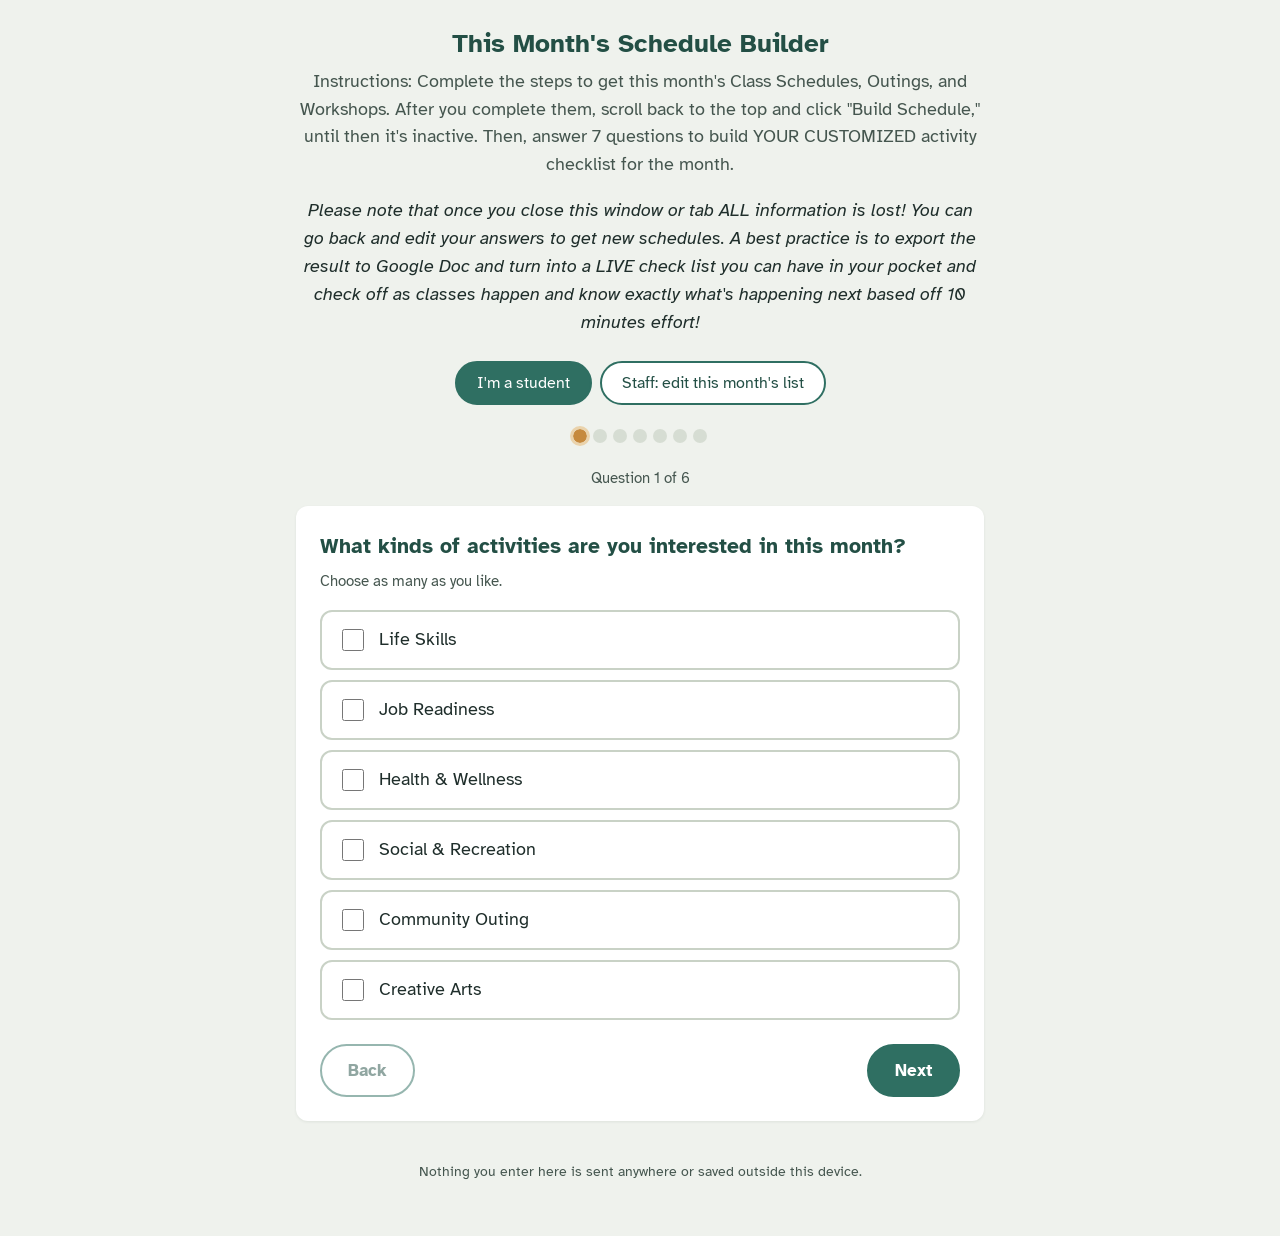
<file: NextChapterSchedulerV1_0.html>
<!-- This app is built with code from Claude Sonnet 5 with prompting from Steph Miranda owner of SW Bits, Ltd. (phonetically southwest bits limited), and holds an MIT license as of 7/2026. The repository and all other contact information for this app is at the following link for more: https://github.com/mcfuzznstuff/NextChapterScheduler -->

<!-- The Index.html file -->
<div>
<!DOCTYPE html>
<html lang="en">
<head>
  <meta charset="UTF-8">
  <meta name="viewport" content="width=device-width, initial-scale=1, maximum-scale=5">
  <title>This Month's Schedule Builder</title>
  <meta name="description" content="Build a personalized activity schedule from this month's workshops and outings.">
  <link rel="stylesheet" href="styles.css">
</head>
<body>
  <a class="skip-link" href="#app-root">Skip to main content</a>
  <div class="app-shell">
    <header class="top">
      <h1>This Month's Schedule Builder</h1>
            <p class="tagline">Instructions: Complete the steps to get this month's Class Schedules, Outings, and Workshops. After you complete them, scroll back to the top and click "Build Schedule," until then it's inactive. Then, answer 7 questions to build YOUR CUSTOMIZED activity checklist for the month.</p>
<p style="font-style: italic;">Please note that once you close this window or tab ALL information is lost! You can go back and edit your answers to get new schedules. A best practice is to export the result to Google Doc and turn into a LIVE check list you can have in your pocket and check off as classes happen and know exactly what's happening next based off 10 minutes effort!</>
    </header>
    <main id="app-root" aria-live="polite"></main>
    <footer class="app-footer">
      <p>Nothing you enter here is sent anywhere or saved outside this device.</p>
    </footer>
  </div>
  <script src="NextChapterSchedulingApp_v1_0.js"></script>
</body>
</html>
<div>
<!-- Your App's CSS Styling -->
<style>
  /* ============================================================
   Design tokens
   Paper: #EFF2ED (pale sage white)   Ink: #1F2E2B (deep forest-charcoal)
   Primary: #2F6F62 (deep teal)       Accent: #C68A3E (warm amber)
   Support: #6E93A0 (muted sky)       Success: #4F7A3D
   Danger: #A13D2E
   Type: Atkinson Hyperlegible (body + display) -- built for low vision,
   which is why it's used everywhere rather than a separate display face.
   ============================================================ */

@import url('https://fonts.googleapis.com/css2?family=Atkinson+Hyperlegible:ital,wght@0,400;0,700;1,400&display=swap');

:root {
  --paper: #EFF2ED;
  --paper-raised: #FFFFFF;
  --ink: #1F2E2B;
  --ink-soft: #45564F;
  --primary: #2F6F62;
  --primary-dark: #234F45;
  --accent: #C68A3E;
  --accent-dark: #96692C;
  --support: #6E93A0;
  --success: #3F6B33;
  --success-bg: #E4EEDD;
  --danger: #A13D2E;
  --danger-bg: #F6E3DF;
  --focus-ring: #1450A3;
  --radius: 12px;
  --max-w: 720px;
  --space-1: 8px;
  --space-2: 16px;
  --space-3: 24px;
  --space-4: 40px;
}

* { box-sizing: border-box; }

html { scroll-behavior: smooth; }

@media (prefers-reduced-motion: reduce) {
  html { scroll-behavior: auto; }
  * { animation-duration: 0.01ms !important; transition-duration: 0.01ms !important; }
}

body {
  margin: 0;
  font-family: 'Atkinson Hyperlegible', -apple-system, Segoe UI, sans-serif;
  background: var(--paper);
  color: var(--ink);
  font-size: 18px;
  line-height: 1.55;
}

.app-shell {
  max-width: var(--max-w);
  margin: 0 auto;
  padding: var(--space-3) var(--space-2) var(--space-4);
}

/* Skip link */
.skip-link {
  position: absolute;
  left: -999px;
  top: 0;
  background: var(--primary);
  color: white;
  padding: var(--space-1) var(--space-2);
  z-index: 100;
  border-radius: 0 0 8px 0;
}
.skip-link:focus {
  left: 0;
}

/* Focus visibility -- never suppressed */
a:focus-visible, button:focus-visible, input:focus-visible,
select:focus-visible, textarea:focus-visible, [tabindex]:focus-visible {
  outline: 3px solid var(--focus-ring);
  outline-offset: 3px;
}

header.top {
  text-align: center;
  margin-bottom: var(--space-3);
}
header.top h1 {
  font-size: 1.6rem;
  margin: 0 0 4px;
  color: var(--primary-dark);
}
header.top p.tagline {
  margin: 0;
  color: var(--ink-soft);
}

nav.mode-switch {
  display: flex;
  justify-content: center;
  gap: var(--space-1);
  margin-bottom: var(--space-3);
  flex-wrap: wrap;
}
nav.mode-switch button {
  background: var(--paper-raised);
  border: 2px solid var(--primary);
  color: var(--primary-dark);
  border-radius: 999px;
  padding: 10px 20px;
  font-size: 1rem;
  font-family: inherit;
  cursor: pointer;
  min-height: 44px;
}
nav.mode-switch button[aria-current="true"] {
  background: var(--primary);
  color: white;
}

.card {
  background: var(--paper-raised);
  border-radius: var(--radius);
  padding: var(--space-3);
  box-shadow: 0 1px 3px rgba(31,46,43,0.08);
  margin-bottom: var(--space-3);
}

/* Progress steps */
.progress {
  display: flex;
  align-items: center;
  gap: 6px;
  margin-bottom: var(--space-3);
  list-style: none;
  padding: 0;
  justify-content: center;
  flex-wrap: wrap;
}
.progress li {
  width: 14px;
  height: 14px;
  border-radius: 50%;
  background: #D6DDD3;
}
.progress li.done { background: var(--primary); }
.progress li.current { background: var(--accent); outline: 3px solid #EAD3AC; }
.progress-label {
  text-align: center;
  color: var(--ink-soft);
  font-size: 0.95rem;
  margin-bottom: var(--space-2);
}

fieldset {
  border: none;
  margin: 0 0 var(--space-3);
  padding: 0;
}
legend, .question-title {
  font-size: 1.3rem;
  font-weight: 700;
  color: var(--primary-dark);
  margin-bottom: var(--space-2);
  padding: 0;
}
.hint {
  color: var(--ink-soft);
  font-size: 0.95rem;
  margin: -8px 0 var(--space-2);
}

.choice-grid {
  display: grid;
  gap: 10px;
}
.choice {
  display: flex;
  align-items: center;
  gap: 12px;
  border: 2px solid #C9D2C6;
  border-radius: var(--radius);
  padding: 14px 16px;
  cursor: pointer;
  background: var(--paper-raised);
  min-height: 44px;
}
.choice:hover { border-color: var(--primary); }
.choice input { width: 22px; height: 22px; flex-shrink: 0; }
.choice.selected {
  border-color: var(--primary);
  background: #E7F0EC;
}
.choice label { cursor: pointer; flex: 1; }

.exclusion-row {
  display: flex;
  align-items: center;
  flex-wrap: wrap;
  gap: 10px;
  border: 2px solid #C9D2C6;
  border-radius: var(--radius);
  padding: 12px 16px;
  margin-bottom: 10px;
  background: var(--paper-raised);
}
.exclusion-row select,
.exclusion-row input[type="time"] {
  flex: 1 1 120px;
  min-width: 110px;
  font-family: inherit;
  font-size: 1rem;
  padding: 8px 10px;
  border: 2px solid #C9D2C6;
  border-radius: 8px;
  min-height: 44px;
}
.exclusion-row span { color: var(--ink-soft); }

textarea, input[type="text"] {
  width: 100%;
  font-family: inherit;
  font-size: 1rem;
  padding: 12px;
  border: 2px solid #C9D2C6;
  border-radius: 8px;
  min-height: 44px;
}
textarea { min-height: 90px; }

.btn-row {
  display: flex;
  justify-content: space-between;
  gap: var(--space-2);
  margin-top: var(--space-3);
  flex-wrap: wrap;
}
button.btn {
  font-family: inherit;
  font-size: 1.05rem;
  font-weight: 700;
  padding: 14px 26px;
  border-radius: 999px;
  border: 2px solid var(--primary);
  min-height: 48px;
  cursor: pointer;
}
button.btn.primary { background: var(--primary); color: white; }
button.btn.primary:hover { background: var(--primary-dark); }
button.btn.secondary { background: transparent; color: var(--primary-dark); }
button.btn.secondary:hover { background: #E7F0EC; }
button.btn:disabled { opacity: 0.5; cursor: not-allowed; }

/* Results / checklist */
.result-item {
  display: flex;
  gap: 14px;
  align-items: flex-start;
  border: 2px solid #C9D2C6;
  border-radius: var(--radius);
  padding: 16px;
  margin-bottom: 12px;
}
.result-item input[type="checkbox"] { width: 26px; height: 26px; margin-top: 4px; flex-shrink: 0; }
.result-item .r-title { font-weight: 700; font-size: 1.1rem; }
.result-item .r-meta { color: var(--ink-soft); font-size: 0.95rem; }
.result-item .r-highlight { color: var(--ink); font-weight: 600; font-size: 1rem; margin-top: 2px; }
.result-item .r-more { margin-top: 6px; }
.result-item .r-more summary { cursor: pointer; color: var(--support); font-size: 0.9rem; font-weight: 700; min-height: 24px; }
.result-item .r-more summary:hover { color: var(--primary-dark); }
.result-item .r-more .r-meta { margin-top: 6px; }
.badge {
  display: inline-block;
  background: var(--accent);
  color: #fff;
  border-radius: 999px;
  padding: 2px 12px;
  font-size: 0.85rem;
  font-weight: 700;
  margin-top: 6px;
}

.banner {
  border-radius: var(--radius);
  padding: var(--space-2);
  margin-bottom: var(--space-3);
}
.banner.info { background: #E4EAF0; color: #1F3A50; }
.banner.success { background: var(--success-bg); color: var(--success); }
.banner.danger { background: var(--danger-bg); color: var(--danger); }

table.admin-table {
  width: 100%;
  border-collapse: collapse;
  margin-top: var(--space-2);
}
table.admin-table th, table.admin-table td {
  text-align: left;
  padding: 10px;
  border-bottom: 1px solid #D6DDD3;
  vertical-align: top;
}
table.admin-table th { color: var(--ink-soft); font-weight: 700; font-size: 0.9rem; }

.pill-btn {
  background: transparent;
  border: 2px solid var(--danger);
  color: var(--danger);
  border-radius: 999px;
  padding: 6px 14px;
  font-family: inherit;
  cursor: pointer;
  min-height: 40px;
}

label.field-label { display: block; font-weight: 700; margin: var(--space-2) 0 6px; }

@media print {
  nav.mode-switch, .no-print, .btn-row, .skip-link { display: none !important; }
  body { background: white; font-size: 14pt; }
  .card { box-shadow: none; border: 1px solid #999; }
}

footer.app-footer {
  text-align: center;
  color: var(--ink-soft);
  font-size: 0.85rem;
  margin-top: var(--space-4);
}
</style>

<!-- Your App's JavaScript Logic -->
<script>
/* ==========================================================
   DATA MODEL
   Classes are parsed from the monthly newsletter text that
   staff paste in (or entered/fixed by hand). Nothing here is
   ever sent to a server -- everything lives in this browser's
   localStorage, so no personal data leaves the device.
   ========================================================== */

const STORAGE_KEY = 'rehabScheduler.classes.v2';
const NEWSLETTER_URL = 'https://docs.google.com/document/d/e/2PACX-1vQMBsH_0N5TGu-jf4dn7LtcuKICADPAKnV8rYs9ENAGFJxMu-1-ycSgytiCAv9m9ojY1P86kuOyOXaS/pub';
const DAYS = ['Mon', 'Tue', 'Wed', 'Thu', 'Fri'];
const DAY_NAMES = { Mon: 'Monday', Tue: 'Tuesday', Wed: 'Wednesday', Thu: 'Thursday', Fri: 'Friday' };
const PERIODS = ['Morning', 'Afternoon'];

// The 10 priorities the student ranks, in the order given by the program.
const THEMES = ['Gentle movement', 'Art', 'Nature/animals', 'Cooking', 'Socializing', 'Volunteering', 'Learning new skills', 'Music', 'Employment', 'Education (high school or college)'];

// Best-effort keyword tagging so a pasted newsletter doesn't need staff to
// hand-tag every class. Staff can always fix a class's tags in the review
// table after import -- this is a starting point, not a guarantee.
const THEME_KEYWORDS = {
  'Gentle movement': ['yoga', 'tai chi', 'qi gong', 'walk', 'stretch', 'chair exercise', 'sassy seat', 'gentle', 'meditation', 'mindfulness', 'therapy pool', 'sauna', 'pool', 'gym', 'fitness', 'wellness', 'workout', 'exercise', 'nidra'],
  'Art': ['art', 'craft', 'paint', 'photography', 'felting', 'cross stitch', 'embroidery', 'mask', 'drawing', 'illustrat'],
  'Nature/animals': ['animal', 'garden', 'outdoor', 'nature', 'pet', 'zoo'],
  'Cooking': ['cook', 'culinary', 'nutrition', 'protein', 'recipe', 'baking', 'ice cream'],
  'Socializing': ['social', 'bingo', 'trivia', 'ice cream', 'chess', 'game', 'puzzle', 'mic', 'dance', 'forum'],
  'Volunteering': ['volunteer', 'community service'],
  'Learning new skills': ['computer', 'typing', 'spanish', 'skill', 'workshop', 'photography'],
  'Music': ['music', 'harmonica', 'piano', 'playlist', 'karaoke', 'song', 'open mic', 'band'],
  'Employment': ['job', 'resume', 'interview', 'employment', 'career', 'money matters', 'leadership'],
  'Education (high school or college)': ['ged', 'math', 'reading', 'writing', 'study', 'tutoring', 'academic', 'school', 'computer']
};

// Structured energy/mobility options (checkboxes, not free text) so we can
// reliably flag classes -- free text can't be safely auto-matched.
const ENERGY_OPTIONS = [
  { id: 'gentle_only', label: 'I need gentle activities only', riskKeywords: ['fitness', 'resistance', 'workout', 'weight', 'sport', 'bowling', 'pickleball', 'dance'] },
  { id: 'limited_walking', label: 'Light walking is okay, but not long distances', riskKeywords: ['walk', 'hike', 'pickleball', 'bowling'] },
  { id: 'seated_breaks', label: 'I need seated break options during activities', riskKeywords: ['standing', 'gym'] },
  { id: 'no_lifting', label: "I'd like to avoid lifting or resistance activities", riskKeywords: ['lifting', 'resistance', 'weight'] },
  { id: 'no_restrictions', label: 'No restrictions', riskKeywords: [] }
];

function loadClasses() {
  try {
    const raw = localStorage.getItem(STORAGE_KEY);
    if (!raw) return [];
    return JSON.parse(raw);
  } catch (e) { return []; }
}
function saveClasses(list) { localStorage.setItem(STORAGE_KEY, JSON.stringify(list)); }
function cryptoId() { return 'c_' + Math.random().toString(36).slice(2, 10); }
function splitKeywords(text) {
  return (text || '').split(',').map(s => s.trim().toLowerCase()).filter(Boolean);
}
function textMatchesAny(text, keywords) {
  const lower = (text || '').toLowerCase();
  return keywords.some(k => k && lower.includes(k));
}
function autoTagThemes(title, description) {
  const text = (title + ' ' + description).toLowerCase();
  return THEMES.filter(theme => (THEME_KEYWORDS[theme] || []).some(kw => text.includes(kw)));
}

/* ==========================================================
   TIME PARSING
   ========================================================== */
function toMinutes(hour, minute, meridiem) {
  let h = hour % 12;
  if (meridiem === 'PM') h += 12;
  return h * 60 + (minute || 0);
}
function parseTimeRange(raw) {
  const m = raw.match(/^(\d{1,2})(?::(\d{2}))?\s*(AM|PM)?\s*[-–—]\s*(\d{1,2})(?::(\d{2}))?\s*(AM|PM)/i);
  if (!m) return null;
  let [, sh, sm, sMer, eh, em, eMer] = m;
  eMer = eMer.toUpperCase();
  sMer = sMer ? sMer.toUpperCase() : eMer; // "9-10 AM" -> start inherits end's AM/PM
  const startMin = toMinutes(parseInt(sh, 10), parseInt(sm || '0', 10), sMer);
  const endMin = toMinutes(parseInt(eh, 10), parseInt(em || '0', 10), eMer);
  return { startMin, endMin, label: raw.trim() };
}
function minutesToLabel(min) {
  let h = Math.floor(min / 60), mm = min % 60;
  const mer = h >= 12 ? 'PM' : 'AM';
  h = h % 12; if (h === 0) h = 12;
  return h + (mm ? ':' + String(mm).padStart(2, '0') : '') + ' ' + mer;
}
function parseSingleTime(raw) {
  const m = raw.match(/^(\d{1,2})(?::(\d{2}))?\s*(AM|PM)/i);
  if (!m) return null;
  const [, h, mm, mer] = m;
  const startMin = toMinutes(parseInt(h, 10), parseInt(mm || '0', 10), mer.toUpperCase());
  return { startMin, endMin: startMin + 60, label: raw.trim() }; // defaults to a 1-hour block; staff can adjust in the table
}

/* ==========================================================
   NEWSLETTER PARSER (plain text pasted from the published doc)
   Handles lines like:
   "*9-10 AM | Health and Wellness Workout (INFO) | Jessica | Fitness Rm"
   followed by description line(s), grouped under a day heading
   like "MONDAY".
   ========================================================== */
function parseNewsletterText(raw) {
  const lines = raw.split(/\r?\n/).map(l => l.trim()).filter(Boolean);
  const dayHeaderRe = /^(MONDAY|TUESDAY|WEDNESDAY|THURSDAY|FRIDAY)\b/i;
  const entryRe = /^([*#]?)\s*([0-9:. ]+(?:AM|PM)?\s*[-–—]\s*[0-9:. ]+(?:AM|PM))\s*\|\s*(.*)$/i;
  // fallback for lines with only a start time, no end time (e.g. "*11 AM | Class Name | ...")
  const singleTimeRe = /^([*#]?)\s*(\d{1,2}(?::\d{2})?\s*(?:AM|PM))\s*\|\s*(.*)$/i;
  const dayAbbrev = { MONDAY: 'Mon', TUESDAY: 'Tue', WEDNESDAY: 'Wed', THURSDAY: 'Thu', FRIDAY: 'Fri' };

  let currentDay = null;
  const results = [];
  let skipped = 0;
  let lastEntry = null;

  for (const line of lines) {
    const dayMatch = line.match(dayHeaderRe);
    if (dayMatch) {
      currentDay = dayAbbrev[dayMatch[1].toUpperCase()];
      lastEntry = null;
      continue;
    }
    const entryMatch = line.match(entryRe);
    const singleMatch = !entryMatch && line.match(singleTimeRe);
    if ((entryMatch || singleMatch) && currentDay) {
      const [, prefix, timeRaw, rest] = entryMatch || singleMatch;
      const time = entryMatch ? parseTimeRange(timeRaw) : parseSingleTime(timeRaw);
      const parts = rest.split('|').map(p => p.replace(/\(?\s*INFO\s*\)?/gi, '').trim()).filter(Boolean);
      const title = parts[0] || 'Untitled activity';
      const instructor = parts[1] || '';
      const location = parts[2] || '';
      const mode = prefix === '*' ? 'in-person' : prefix === '#' ? 'hybrid' : 'online';
      if (!time) { skipped++; continue; }
      lastEntry = {
        id: cryptoId(), day: currentDay, startMin: time.startMin, endMin: time.endMin,
        timeLabel: time.label, title, instructor, location, mode, description: '',
        themes: []
      };
      results.push(lastEntry);
    } else if (lastEntry) {
      // continuation / description line
      lastEntry.description = (lastEntry.description ? lastEntry.description + ' ' : '') + line;
    }
  }
  results.forEach(r => { r.themes = autoTagThemes(r.title, r.description); });
  return { classes: results, skipped };
}

/* ==========================================================
   OUTINGS & WORKSHOPS PARSER (for the separate PDF newsletter)
   Different document, different shape: one-off dated events in a
   running paragraph rather than a day-by-day list with "|" columns,
   so it needs its own parser rather than reusing the one above.
   ========================================================== */
const MONTHS = ['January','February','March','April','May','June','July','August','September','October','November','December'];

function parseAmPmTime(raw) {
  const m = raw.match(/(\d{1,2})(?::(\d{2}))?\s*(a\.?m\.?|p\.?m\.?)?\s*[-\u2013\u2014]\s*(\d{1,2})(?::(\d{2}))?\s*(a\.?m\.?|p\.?m\.?)/i);
  if (!m) return null;
  let [, sh, sm, sMer, eh, em, eMer] = m;
  eMer = eMer.replace(/\./g, '').toUpperCase();
  sMer = sMer ? sMer.replace(/\./g, '').toUpperCase() : eMer;
  const startMin = toMinutes(parseInt(sh, 10), parseInt(sm || '0', 10), sMer);
  const endMin = toMinutes(parseInt(eh, 10), parseInt(em || '0', 10), eMer);
  return { startMin, endMin, label: m[0].trim(), matchedText: m[0] };
}

function cleanOutingsNoise(text) {
  return text
    .replace(/\d*Succeed Connection\s*\d*/gi, ' ')
    .replace(/NextChapter Newsletter/gi, ' ')
    .replace(new RegExp('\\b(?:' + MONTHS.join('|') + ')\\s+Outings\\b', 'gi'), ' ')
    .replace(new RegExp('\\b(?:' + MONTHS.join('|') + ')\\s+Workshops\\b', 'gi'), ' ')
    .replace(/(?:[A-Z]\s+){3,}\d(?:\s*\d){2,}/g, ' ') // spaced-out "J U L Y 2 0 2 6" style headers
    .replace(/Outings Continued:/gi, ' ')
    .replace(/ATTENTION:[\s\S]*?Thank you\./i, ' ')
    .replace(/\s+/g, ' ')
    .trim();
}

const OUTING_LOCATIONS = [/Sally's Caf[e\u00e9]/i, /Art Studio/i, /Computer Lab \d+/i, /Room \d+/i, /Lab \d+/i];
function extractOutingLocation(text) {
  for (const re of OUTING_LOCATIONS) {
    const m = text.match(re);
    if (m) return { location: m[0], rest: text.replace(re, '').trim() };
  }
  return { location: '', rest: text };
}

// Facilitator names are short, capitalized tokens, optionally joined by
// ",", "and", or "&" -- bounding the match this way (rather than grabbing
// everything to the end of the details blob) is what stops it from
// swallowing the next event's title into this event's facilitator field.
const OUTING_NAME_TOKEN = "[A-Z][a-zA-Z']+(?:\\s[A-Z]\\.)?";
const OUTING_FACILITATOR_RE = new RegExp('Facilitators?:\\s*(' + OUTING_NAME_TOKEN + '(?:\\s*(?:,|and|&)\\s*' + OUTING_NAME_TOKEN + '){0,3})', 'i');

function parseOutingsText(raw) {
  const text = cleanOutingsNoise(raw);
  const monthPattern = MONTHS.join('|');
  const dateGroupRe = new RegExp('(' + monthPattern + ')\\s+(\\d{1,2}(?:\\s*,\\s*\\d{1,2})*(?:\\s*&\\s*\\d{1,2})?)\\s*\\((Mon|Tue|Wed|Thu|Fri|Sat|Sun)\\w*\\)', 'gi');

  const matches = [...text.matchAll(dateGroupRe)];
  const results = [];
  let skipped = 0;
  let cursor = 0;

  for (let idx = 0; idx < matches.length; idx++) {
    const m = matches[idx];
    const month = m[1];
    const dayNums = m[2].split(/[,&]/).map(s => s.trim()).filter(Boolean);
    const dayAbbrevRaw = m[3].slice(0, 3);
    const dayAbbrev = DAYS.find(d => d.toLowerCase() === dayAbbrevRaw.toLowerCase());

    const title = text.slice(cursor, m.index).trim();
    const afterDate = text.slice(m.index + m[0].length);
    const time = parseAmPmTime(afterDate);
    if (!time || !dayAbbrev) { skipped++; cursor = m.index + m[0].length; continue; }

    const nextMatch = matches[idx + 1];
    const searchLimit = nextMatch ? nextMatch.index : text.length;
    const timeEndIdx = m.index + m[0].length + afterDate.indexOf(time.matchedText) + time.matchedText.length;
    const detailsBlob = text.slice(timeEndIdx, searchLimit);

    const facMatch = detailsBlob.match(OUTING_FACILITATOR_RE);
    const facilitator = facMatch ? facMatch[1].trim() : '';
    const notesRaw = facMatch ? detailsBlob.slice(0, facMatch.index).trim() : detailsBlob.trim();
    const { location, rest: description } = extractOutingLocation(notesRaw);
    const cleanDescription = description
      .replace(/\d+\s*Spots?\s*(?:&\s*\w+\s*)?available/i, '')
      .replace(/Seat limit(?:ation)?s?:\s*\d+/i, '')
      .trim();

    // advance cursor to just past the facilitator match (not to the next
    // date pattern) so the NEXT entry's title starts in the right place
    cursor = facMatch ? timeEndIdx + facMatch.index + facMatch[0].length : searchLimit;

    dayNums.forEach(dayNum => {
      const entryTitle = title || 'Untitled outing';
      results.push({
        id: cryptoId(),
        title: entryTitle,
        date: month + ' ' + dayNum,
        day: dayAbbrev,
        startMin: time.startMin,
        endMin: time.endMin,
        timeLabel: time.label,
        location,
        instructor: facilitator,
        description: cleanDescription,
        mode: 'in-person',
        isOuting: true,
        themes: autoTagThemes(entryTitle, cleanDescription)
      });
    });
  }

  return { classes: results, skipped };
}

/* ==========================================================
   STUDENT QUESTIONS
   ========================================================== */
const QUESTIONS = [
  { id: 'days', title: 'Number of days', prompt: 'How many days per week would you like to attend this month?', hint: "Some of these can be half-days (just mornings or just afternoons) -- let front desk know when you sign up.", type: 'single', options: ['1', '2', '3', '4', '5 (every weekday)'] },
  { id: 'times', title: 'Preferred times', prompt: 'What times of day work best for you?', type: 'multi', options: ['Mornings', 'Afternoons', 'All day (mornings and afternoons)'] },
  { id: 'unavailable', title: 'Not available', prompt: "Are there any days or times you're NOT available?", type: 'exclusions' },
  { id: 'energy', title: 'Energy & mobility', prompt: 'Do you have any energy or mobility needs we should plan around?', type: 'energy' },
  { id: 'priorities', title: 'Your priorities', prompt: 'Put these in the order that matters most to you.', hint: 'Most important at the top. Use the arrows to reorder.', type: 'rank', options: THEMES },
  { id: 'mustInclude', title: 'Always include', prompt: "Is there anything you'd like to make sure is on your schedule, if it's offered this month?", hint: 'A few words separated by commas -- we\'ll do our best to fit a match in (for example: Chess Club, Qi Gong).', type: 'text' },
  { id: 'hardExclude', title: 'Hard exclusions', prompt: "Any topics to skip entirely? We won't schedule these no matter what -- we'll leave that time open instead.", hint: 'A few words separated by commas (for example: clay masks, poetry, reading).', type: 'text' }
];

/* ==========================================================
   APP STATE + ROUTER
   ========================================================== */
const state = {
  mode: 'student',
  step: 0,
  answers: { priorities: THEMES.slice() },
  classes: loadClasses(),
  schedule: null
};

const root = document.getElementById('app-root');

function render() {
  root.innerHTML = '';
  root.appendChild(renderModeSwitch());
  if (state.mode === 'student') root.appendChild(renderStudentFlow());
  else root.appendChild(renderStaffFlow());
}

function renderModeSwitch() {
  const nav = document.createElement('nav');
  nav.className = 'mode-switch no-print';
  nav.setAttribute('aria-label', "Choose who is using this app");
  nav.innerHTML = `
    <button aria-current="${state.mode === 'staff'}" data-mode="staff">This Month's Activities</button>
    <button aria-current="${state.mode === 'student'}" data-mode="student">Build Month's Schedule</button>
  `;
  nav.querySelectorAll('button').forEach(btn => {
    btn.addEventListener('click', () => { state.mode = btn.dataset.mode; state.step = 0; render(); });
  });
  return nav;
}

/* ---------------- STUDENT FLOW ---------------- */
function renderStudentFlow() {
  const wrap = document.createElement('div');
  if (state.classes.length === 0) {
    const banner = document.createElement('p');
    banner.className = 'banner danger';
    banner.textContent = "This month's activities haven't been added yet. Go to \"This Month's Activities\" to add them.";
    wrap.appendChild(banner);
    return wrap;
  }
  const totalSteps = QUESTIONS.length + 1;
  if (state.step < QUESTIONS.length) {
    wrap.appendChild(renderProgress(state.step, totalSteps, QUESTIONS[state.step].title + ' (' + (state.step + 1) + ' of ' + QUESTIONS.length + ')'));
    wrap.appendChild(renderQuestionCard(QUESTIONS[state.step]));
  } else {
    wrap.appendChild(renderProgress(totalSteps - 1, totalSteps, 'Your schedule'));
    wrap.appendChild(renderResultsCard());
  }
  return wrap;
}

function renderProgress(current, total, label) {
  const container = document.createElement('div');
  const ul = document.createElement('ul');
  ul.className = 'progress';
  ul.setAttribute('role', 'presentation');
  for (let i = 0; i < total; i++) {
    const li = document.createElement('li');
    if (i < current) li.className = 'done'; else if (i === current) li.className = 'current';
    ul.appendChild(li);
  }
  const p = document.createElement('p');
  p.className = 'progress-label';
  p.textContent = label;
  container.appendChild(ul); container.appendChild(p);
  return container;
}

function renderQuestionCard(q) {
  const card = document.createElement('section');
  card.className = 'card';
  const fs = document.createElement('fieldset');
  const legend = document.createElement('legend');
  legend.id = 'q-title'; legend.tabIndex = -1; legend.textContent = q.prompt;
  fs.appendChild(legend);
  if (q.hint) { const hint = document.createElement('p'); hint.className = 'hint'; hint.textContent = q.hint; fs.appendChild(hint); }

  if (q.type === 'text') fs.appendChild(renderTextQuestion(q));
  else if (q.type === 'single' || q.type === 'multi') fs.appendChild(renderChoiceQuestion(q));
  else if (q.type === 'rank') fs.appendChild(renderRankQuestion(q));
  else if (q.type === 'exclusions') fs.appendChild(renderExclusionsQuestion(q));
  else if (q.type === 'energy') fs.appendChild(renderEnergyQuestion(q));

  card.appendChild(fs);
  card.appendChild(renderStudentNav());
  return card;
}

function renderTextQuestion(q) {
  const ta = document.createElement('textarea');
  ta.setAttribute('aria-label', q.prompt);
  ta.value = state.answers[q.id] || '';
  ta.addEventListener('input', () => { state.answers[q.id] = ta.value; });
  return ta;
}

function renderChoiceQuestion(q) {
  const grid = document.createElement('div');
  grid.className = 'choice-grid';
  const inputType = q.type === 'multi' ? 'checkbox' : 'radio';
  const current = state.answers[q.id] || (q.type === 'multi' ? [] : null);
  q.options.forEach((opt, idx) => {
    const row = document.createElement('div');
    const isSelected = q.type === 'multi' ? current.includes(opt) : current === opt;
    row.className = 'choice' + (isSelected ? ' selected' : '');
    const inputId = q.id + '-' + idx;
    const input = document.createElement('input');
    input.type = inputType; input.name = q.id; input.id = inputId; input.value = opt; input.checked = isSelected;
    input.addEventListener('change', () => {
      if (q.type === 'multi') {
        const list = new Set(state.answers[q.id] || []);
        if (input.checked) list.add(opt); else list.delete(opt);
        state.answers[q.id] = Array.from(list);
      } else { state.answers[q.id] = opt; }
      render();
      document.getElementById(inputId)?.focus();
    });
    const label = document.createElement('label'); label.htmlFor = inputId; label.textContent = opt;
    row.appendChild(input); row.appendChild(label); grid.appendChild(row);
  });
  return grid;
}

function renderEnergyQuestion(q) {
  const wrap = document.createElement('div');
  const grid = document.createElement('div');
  grid.className = 'choice-grid';
  const current = state.answers.energy || [];
  ENERGY_OPTIONS.forEach((opt, idx) => {
    const row = document.createElement('div');
    const isSelected = current.includes(opt.id);
    row.className = 'choice' + (isSelected ? ' selected' : '');
    const inputId = 'energy-' + idx;
    const input = document.createElement('input');
    input.type = 'checkbox'; input.id = inputId; input.checked = isSelected;
    input.addEventListener('change', () => {
      const list = new Set(state.answers.energy || []);
      if (input.checked) list.add(opt.id); else list.delete(opt.id);
      state.answers.energy = Array.from(list);
      render();
      document.getElementById(inputId)?.focus();
    });
    const label = document.createElement('label'); label.htmlFor = inputId; label.textContent = opt.label;
    row.appendChild(input); row.appendChild(label); grid.appendChild(row);
  });
  wrap.appendChild(grid);
  const label2 = document.createElement('label'); label2.className = 'field-label'; label2.htmlFor = 'energy-notes';
  label2.textContent = 'Anything else about this you want staff to know? (optional)';
  const ta = document.createElement('textarea'); ta.id = 'energy-notes';
  ta.value = state.answers.energyNotes || '';
  ta.addEventListener('input', () => { state.answers.energyNotes = ta.value; });
  wrap.appendChild(label2); wrap.appendChild(ta);
  return wrap;
}

function renderRankQuestion(q) {
  const list = document.createElement('div');
  list.className = 'choice-grid';
  const order = state.answers.priorities || q.options.slice();
  order.forEach((theme, idx) => {
    const row = document.createElement('div');
    row.className = 'choice';
    row.style.justifyContent = 'space-between';
    row.innerHTML = `<span><strong>${idx + 1}.</strong> ${escapeHtml(theme)}</span>`;
    const btns = document.createElement('div');
    const up = document.createElement('button'); up.type = 'button'; up.className = 'pill-btn'; up.textContent = '↑ Up';
    up.setAttribute('aria-label', 'Move ' + theme + ' up'); up.disabled = idx === 0;
    up.style.borderColor = 'var(--primary)'; up.style.color = 'var(--primary-dark)';
    up.addEventListener('click', () => { [order[idx - 1], order[idx]] = [order[idx], order[idx - 1]]; state.answers.priorities = order; render(); });
    const down = document.createElement('button'); down.type = 'button'; down.className = 'pill-btn'; down.textContent = 'Down ↓';
    down.setAttribute('aria-label', 'Move ' + theme + ' down'); down.disabled = idx === order.length - 1;
    down.style.borderColor = 'var(--primary)'; down.style.color = 'var(--primary-dark)';
    down.addEventListener('click', () => { [order[idx + 1], order[idx]] = [order[idx], order[idx + 1]]; state.answers.priorities = order; render(); });
    btns.appendChild(up); btns.appendChild(down);
    row.appendChild(btns);
    list.appendChild(row);
  });
  return list;
}

function renderExclusionsQuestion(q) {
  const wrap = document.createElement('div');
  const list = state.answers.unavailable || [];
  const listEl = document.createElement('div');
  function drawRows() {
    listEl.innerHTML = '';
    if (list.length === 0) {
      const p = document.createElement('p'); p.className = 'hint'; p.textContent = "You haven't added any -- that's okay if you're flexible.";
      listEl.appendChild(p);
    }
    list.forEach((row, idx) => {
      const rowEl = document.createElement('div');
      rowEl.className = 'exclusion-row';
      const daySel = document.createElement('select');
      daySel.setAttribute('aria-label', 'Day not available, row ' + (idx + 1));
      DAYS.forEach(d => { const o = document.createElement('option'); o.value = d; o.textContent = DAY_NAMES[d]; if (row.day === d) o.selected = true; daySel.appendChild(o); });
      daySel.addEventListener('change', () => { row.day = daySel.value; });
      const startInput = document.createElement('input'); startInput.type = 'time'; startInput.value = row.start || '';
      startInput.setAttribute('aria-label', 'Start time, row ' + (idx + 1));
      startInput.addEventListener('change', () => { row.start = startInput.value; });
      const toSpan = document.createElement('span'); toSpan.textContent = 'to';
      const endInput = document.createElement('input'); endInput.type = 'time'; endInput.value = row.end || '';
      endInput.setAttribute('aria-label', 'End time, row ' + (idx + 1));
      endInput.addEventListener('change', () => { row.end = endInput.value; });
      const removeBtn = document.createElement('button'); removeBtn.className = 'pill-btn'; removeBtn.textContent = 'Remove';
      removeBtn.setAttribute('aria-label', 'Remove this time, row ' + (idx + 1));
      removeBtn.addEventListener('click', () => { list.splice(idx, 1); state.answers.unavailable = list; render(); });
      rowEl.appendChild(daySel); rowEl.appendChild(startInput); rowEl.appendChild(toSpan); rowEl.appendChild(endInput); rowEl.appendChild(removeBtn);
      listEl.appendChild(rowEl);
    });
  }
  drawRows();
  wrap.appendChild(listEl);
  const addBtn = document.createElement('button'); addBtn.type = 'button'; addBtn.className = 'btn secondary'; addBtn.style.marginTop = '12px';
  addBtn.textContent = '+ Add a time';
  addBtn.addEventListener('click', () => { list.push({ day: DAYS[list.length % DAYS.length], start: '', end: '' }); state.answers.unavailable = list; render(); });
  wrap.appendChild(addBtn);
  return wrap;
}

function renderStudentNav() {
  const row = document.createElement('div');
  row.className = 'btn-row';
  const back = document.createElement('button'); back.className = 'btn secondary'; back.textContent = 'Back';
  back.disabled = state.step === 0;
  back.addEventListener('click', () => { state.step = Math.max(0, state.step - 1); render(); });
  const next = document.createElement('button'); next.className = 'btn primary';
  const isLast = state.step === QUESTIONS.length - 1;
  next.textContent = isLast ? 'Build my schedule' : 'Next';
  next.addEventListener('click', () => {
    if (isLast) state.schedule = buildSchedule();
    state.step += 1;
    render();
    root.querySelector('#q-title, h2')?.focus?.();
  });
  row.appendChild(back); row.appendChild(next);
  return row;
}

/* ==========================================================
   SCHEDULING ALGORITHM
   ========================================================== */
/* ==========================================================
   DATE HELPERS -- for the week-by-week monthly view
   ========================================================== */
function getWeeksInCurrentMonth() {
  const now = new Date();
  const year = now.getFullYear(), month = now.getMonth();
  const last = new Date(year, month + 1, 0);
  const weeks = [];
  let cursor = new Date(year, month, 1);
  const dow = cursor.getDay();
  cursor.setDate(cursor.getDate() + (dow === 0 ? -6 : 1 - dow)); // rewind to Monday
  while (cursor <= last) {
    const dates = [];
    for (let i = 0; i < 5; i++) { dates.push(new Date(cursor)); cursor.setDate(cursor.getDate() + 1); }
    cursor.setDate(cursor.getDate() + 2); // skip weekend
    if (dates.some(d => d.getMonth() === month)) weeks.push(dates);
  }
  return weeks;
}
function formatDate(d) { return d.toLocaleDateString('en-US', { month: 'short', day: 'numeric' }); }
function parseOutingDateString(dateStr) {
  if (!dateStr) return null;
  const m = String(dateStr).trim().match(new RegExp('^(' + MONTHS.join('|') + ')\\s+(\\d{1,2})', 'i'));
  if (!m) return null;
  const monthIdx = MONTHS.findIndex(mo => mo.toLowerCase() === m[1].toLowerCase());
  if (monthIdx < 0) return null;
  return new Date(new Date().getFullYear(), monthIdx, parseInt(m[2], 10));
}
function sameDate(a, b) { return a && b && a.getMonth() === b.getMonth() && a.getDate() === b.getDate(); }

function scoreCandidate(c, rankScore, alwaysInclude, riskKeywords) {
  let score = 1; // base score so any non-excluded activity beats an empty slot
  (c.themes || []).forEach(t => { score += rankScore[t] || 0; });
  const mustHave = alwaysInclude.length > 0 && textMatchesAny(c.title + ' ' + c.description, alwaysInclude);
  if (mustHave) score += 1000; // wins outright over anything else offered at the same time
  const flagged = textMatchesAny(c.title + ' ' + c.description, riskKeywords);
  if (flagged) score -= 6;
  return { score, mustHave, flagged };
}
function pickTop(candidates, max) {
  return candidates.slice().sort((a, b) => b._score - a._score || a.startMin - b.startMin || a.title.localeCompare(b.title)).slice(0, max);
}

function buildSchedule() {
  const a = state.answers;
  const priorities = a.priorities || THEMES.slice();
  const rankScore = {};
  priorities.forEach((theme, i) => { rankScore[theme] = priorities.length - i; });

  const wantedTimes = a.times || [];
  const allowMorning = wantedTimes.length === 0 || wantedTimes.includes('Mornings') || wantedTimes.includes('All day (mornings and afternoons)');
  const allowAfternoon = wantedTimes.length === 0 || wantedTimes.includes('Afternoons') || wantedTimes.includes('All day (mornings and afternoons)');

  const exclusions = (a.unavailable || []).map(e => {
    const [sh, sm] = (e.start || '0:0').split(':').map(Number);
    const [eh, em] = (e.end || '0:0').split(':').map(Number);
    return { day: e.day, start: sh * 60 + sm, end: eh * 60 + em };
  });
  const energySelected = a.energy || [];
  const riskKeywords = ENERGY_OPTIONS.filter(o => energySelected.includes(o.id)).flatMap(o => o.riskKeywords);
  const alwaysInclude = splitKeywords(a.mustInclude);
  const hardExclude = splitKeywords(a.hardExclude);
  const dayCountAnswer = a.days || '5 (every weekday)';
  const dayCount = parseInt(dayCountAnswer, 10) || 5;

  function passesFilters(c, day) {
    if (textMatchesAny(c.title + ' ' + c.description, hardExclude)) return false;
    return !exclusions.some(ex => ex.day === day && c.startMin < ex.end && c.endMin > ex.start);
  }

  const regularClasses = state.classes.filter(c => !c.isOuting && !c.canceled);
  const outings = state.classes.filter(c => c.isOuting && !c.canceled);

  // ---- which weekdays make the recurring pattern, based on regular classes only ----
  const dayTotals = {};
  DAYS.forEach(day => {
    let total = 0;
    PERIODS.forEach(period => {
      if (period === 'Morning' && !allowMorning) return;
      if (period === 'Afternoon' && !allowAfternoon) return;
      let candidates = regularClasses.filter(c => c.day === day && (period === 'Morning' ? c.startMin < 720 : c.startMin >= 720));
      candidates = candidates.filter(c => passesFilters(c, day));
      candidates.forEach(c => { c._score = scoreCandidate(c, rankScore, alwaysInclude, riskKeywords).score; });
      total += pickTop(candidates, 2).reduce((sum, c) => sum + c._score, 0);
    });
    dayTotals[day] = total;
  });
  const chosenDays = DAYS.filter(d => DAYS
    .map(x => ({ x, total: dayTotals[x] }))
    .sort((p, q) => q.total - p.total)
    .slice(0, dayCount)
    .some(p => p.x === d));

  // ---- week-by-week dated schedule ----
  const weeks = getWeeksInCurrentMonth();
  const scheduleWeeks = weeks.map((weekDates, wi) => {
    const days = [];
    DAYS.forEach((day, di) => {
      const date = weekDates[di];
      const isChosenDay = chosenDays.includes(day);
      const items = [];

      PERIODS.forEach(period => {
        if (period === 'Morning' && !allowMorning) return;
        if (period === 'Afternoon' && !allowAfternoon) return;
        const inPeriod = c => (period === 'Morning' ? c.startMin < 720 : c.startMin >= 720);

        let candidates = isChosenDay ? regularClasses.filter(c => c.day === day && inPeriod(c)) : [];
        const outingsThisDate = outings.filter(c => sameDate(parseOutingDateString(c.date), date) && inPeriod(c));
        candidates = candidates.concat(outingsThisDate).filter(c => passesFilters(c, day));
        if (candidates.length === 0) return;

        candidates.forEach(c => {
          const s = scoreCandidate(c, rankScore, alwaysInclude, riskKeywords);
          c._score = s.score; c._mustHave = s.mustHave; c._flagged = s.flagged;
        });
        // on a day that isn't part of the recurring pattern, only surface an outing
        // (never a random class that wouldn't otherwise be part of the plan)
        const winners = isChosenDay ? pickTop(candidates, 2) : pickTop(candidates.filter(c => c.isOuting), 1);

        winners.forEach(c => items.push({
          title: c.title, timeLabel: c.timeLabel, startMin: c.startMin, location: c.location,
          instructor: c.instructor, mode: c.mode, description: c.description,
          mustHave: c._mustHave, flagged: c._flagged, isOuting: !!c.isOuting
        }));
      });

      if (items.length > 0) {
        items.sort((x, y) => (x.startMin || 0) - (y.startMin || 0));
        days.push({ day, dayName: DAY_NAMES[day], date: formatDate(date), items });
      }
    });
    return { label: 'WEEK ' + (wi + 1) + ' (' + formatDate(weekDates[0]) + ' \u2013 ' + formatDate(weekDates[4]) + ')', days };
  }).filter(w => w.days.length > 0);

  return { weeks: scheduleWeeks, chosenDays };
}

/* ==========================================================
   PRINTABLE SCHEDULE (opens in a new tab, then prints from there)
   When this page is embedded in a sandboxed iframe (e.g. a Google
   Sites "Embed code" block), window.print() called on the embedded
   page itself is silently blocked. Opening a genuine new tab and
   calling print() from inside THAT tab sidesteps the restriction,
   because the new tab is a normal, non-sandboxed browsing context.
   ========================================================== */
function buildPrintableHtml(sched) {
  const weekBlocks = (sched?.weeks || []).map(week => {
    const dayBlocks = week.days.map(d => {
      const items = d.items.map(it =>
        `<li><strong>${escapeHtml(it.title)}</strong> \u2014 ${escapeHtml(it.timeLabel || '')}${it.location ? ', ' + escapeHtml(it.location) : ''}${it.instructor ? ', ' + escapeHtml(it.instructor) : ''}${it.isOuting ? ' (Outing/Workshop \u2014 sign up at front desk)' : ''}${it.description ? '<br><span style="color:#45564F">' + escapeHtml(it.description) + '</span>' : ''}</li>`
      ).join('');
      return `<h3>${escapeHtml(d.dayName)}, ${escapeHtml(d.date)}</h3><ul>${items}</ul>`;
    }).join('');
    return `<h2>${escapeHtml(week.label)}</h2>${dayBlocks}`;
  }).join('');

  return `<!DOCTYPE html><html lang="en"><head><meta charset="UTF-8">
    <meta name="viewport" content="width=device-width, initial-scale=1">
    <title>My Schedule</title>
    <style>
      @import url('https://fonts.googleapis.com/css2?family=Atkinson+Hyperlegible:wght@400;700&display=swap');
      body{font-family:'Atkinson Hyperlegible',Arial,Helvetica,sans-serif;font-size:16px;color:#1F2E2B;max-width:680px;margin:24px auto;padding:0 16px;line-height:1.55;}
      h1{color:#234F45;} h2{color:#2F6F62;margin-top:28px;border-bottom:2px solid #C9D2C6;padding-bottom:4px;}
      h3{color:#1F2E2B;margin:16px 0 4px;font-size:1.05rem;}
      ul{padding-left:20px;} li{margin-bottom:10px;line-height:1.5;}
      .print-btn{margin:16px 0;padding:10px 20px;font-size:1rem;border-radius:999px;border:2px solid #2F6F62;background:#2F6F62;color:#fff;cursor:pointer;min-height:44px;}
      @media print { .print-btn{display:none;} }
    </style></head><body>
    <h1>My NextChapter Schedule</h1>
    <button class="print-btn" onclick="window.print()">Print this page</button>
    ${weekBlocks || '<p>No matching activities were found.</p>'}
    </body></html>`;
}

function openPrintableSchedule(sched) {
  const html = buildPrintableHtml(sched);
  const win = window.open('', '_blank');
  if (!win) {
    alert('Your browser blocked the new tab. Please allow pop-ups for this page and try again.');
    return;
  }
  win.document.open();
  win.document.write(html);
  win.document.close();
  win.onload = () => { try { win.focus(); win.print(); } catch (e) {} };
  setTimeout(() => { try { win.focus(); win.print(); } catch (e) {} }, 400);
}

/* ==========================================================
   GOOGLE DOC EXPORT (no backend -- copies text, opens a blank Doc)
   ========================================================== */
function scheduleToPlainText(sched) {
  if (!sched || !sched.weeks.length) return 'No matching activities were found.';
  return sched.weeks.map(week => {
    const lines = [];
    week.days.forEach(d => {
      d.items.forEach(it => {
        lines.push('* ' + d.dayName + ', ' + d.date + ' | ' + (it.timeLabel || '') + ' | ' + it.title + ' (' + capitalize(it.mode) + (it.location ? ', ' + it.location : '') + ')' + (it.isOuting ? ' [Outing/Workshop -- sign up at front desk]' : '') + (it.description ? ' \u2014 ' + it.description : ''));
      });
    });
    return week.label + '\n' + lines.join('\n');
  }).join('\n\n');
}

async function copyTextToClipboard(text) {
  try { await navigator.clipboard.writeText(text); return true; } catch (e) {}
  try {
    const ta = document.createElement('textarea');
    ta.value = text; ta.style.position = 'fixed'; ta.style.opacity = '0';
    document.body.appendChild(ta); ta.focus(); ta.select();
    const ok = document.execCommand('copy');
    document.body.removeChild(ta);
    return ok;
  } catch (e) { return false; }
}

function showManualCopyBox(text, afterEl) {
  const existing = document.getElementById('manual-copy-box');
  if (existing) existing.remove();
  const ta = document.createElement('textarea');
  ta.id = 'manual-copy-box';
  ta.value = text; ta.readOnly = true; ta.style.minHeight = '160px'; ta.className = 'no-print';
  ta.setAttribute('aria-label', 'Schedule text to copy manually');
  afterEl.insertAdjacentElement('afterend', ta);
  ta.focus(); ta.select();
}

function openInGoogleDoc(sched, statusEl) {
  const text = scheduleToPlainText(sched);
  // Open the blank Doc FIRST and synchronously, so the browser still
  // treats this as a direct result of the click (avoids pop-up blocking).
  window.open('https://docs.google.com/document/create', '_blank');
  copyTextToClipboard(text).then(ok => {
    statusEl.textContent = ok
      ? 'Copied! Switch to the new Google Doc tab and paste with Ctrl/Cmd+V.'
      : "Couldn't copy automatically \u2014 select and copy the text below, then paste it into the new Doc tab.";
    if (!ok) showManualCopyBox(text, statusEl);
  });
}

function renderResultsCard() {
  const card = document.createElement('section');
  card.className = 'card';
  const h2 = document.createElement('h2'); h2.tabIndex = -1; h2.style.color = 'var(--primary-dark)'; h2.textContent = 'Your suggested schedule';
  card.appendChild(h2);
  const p = document.createElement('p'); p.className = 'hint';
  p.textContent = 'Check off activities you plan to attend. Outings and workshops often need sign-up in advance at the front desk -- consider signing up for those early in the month.';
  card.appendChild(p);

  const sched = state.schedule;
  if (!sched || sched.weeks.length === 0) {
    const banner = document.createElement('p'); banner.className = 'banner info';
    banner.textContent = "We couldn't build a schedule from the current activities and answers. A staff member can help you build one in person.";
    card.appendChild(banner);
  } else {
    let checkboxIdx = 0;
    sched.weeks.forEach(week => {
      const weekHeading = document.createElement('h3'); weekHeading.style.color = 'var(--primary-dark)'; weekHeading.style.marginTop = '24px';
      weekHeading.textContent = week.label;
      card.appendChild(weekHeading);
      week.days.forEach(dayEntry => {
        const dayHeading = document.createElement('h4'); dayHeading.style.color = 'var(--ink)'; dayHeading.style.margin = '14px 0 6px';
        dayHeading.textContent = dayEntry.dayName + ', ' + dayEntry.date;
        card.appendChild(dayHeading);
        dayEntry.items.forEach(entry => {
          const item = document.createElement('div'); item.className = 'result-item';
          const cbId = 'r-' + (checkboxIdx++);
          item.innerHTML = `
            <input type="checkbox" id="${cbId}">
            <div>
              <label for="${cbId}" class="r-title">${escapeHtml(entry.title)}</label>
              <div class="r-highlight">${escapeHtml(entry.timeLabel || '')}${entry.location ? ' &middot; ' + escapeHtml(entry.location) : ''}</div>
              ${(entry.instructor || entry.mode || entry.description) ? `<details class="r-more"><summary>More details</summary><div class="r-meta">${escapeHtml(capitalize(entry.mode))}${entry.instructor ? ' &middot; ' + escapeHtml(entry.instructor) : ''}${entry.description ? '<br>' + escapeHtml(entry.description) : ''}</div></details>` : ''}
              ${entry.isOuting ? '<span class="badge" style="background:var(--accent)">Outing/Workshop \u2014 sign up at front desk</span>' : ''}
              ${entry.mustHave ? '<span class="badge">You asked for this</span>' : ''}
              ${entry.flagged ? '<span class="badge" style="background:var(--support)">Double-check with staff</span>' : ''}
            </div>`;
          card.appendChild(item);
        });
      });
    });
  }

  const row = document.createElement('div'); row.className = 'btn-row';
  const back = document.createElement('button'); back.className = 'btn secondary no-print'; back.textContent = 'Back to questions';
  back.addEventListener('click', () => { state.step = QUESTIONS.length - 1; render(); });
  const startOver = document.createElement('button'); startOver.className = 'btn secondary no-print'; startOver.textContent = 'Start over';
  startOver.addEventListener('click', () => { state.step = 0; state.answers = { priorities: THEMES.slice() }; state.schedule = null; render(); });
  const printBtn = document.createElement('button'); printBtn.className = 'btn primary no-print'; printBtn.textContent = 'Print / save as PDF';
  printBtn.addEventListener('click', () => openPrintableSchedule(sched));
  const docBtn = document.createElement('button'); docBtn.className = 'btn secondary no-print'; docBtn.textContent = 'Open in Google Doc';
  const docStatus = document.createElement('p'); docStatus.className = 'hint no-print'; docStatus.setAttribute('aria-live', 'polite');
  docBtn.addEventListener('click', () => openInGoogleDoc(sched, docStatus));
  row.appendChild(back); row.appendChild(startOver); row.appendChild(printBtn); row.appendChild(docBtn);
  card.appendChild(row);
  card.appendChild(docStatus);
  return card;
}

/* ---------------- STAFF FLOW ---------------- */
function renderStaffFlow() {
  const wrap = document.createElement('div');
  wrap.appendChild(renderClassScheduleImportCard());
  wrap.appendChild(renderOutingsImportCard());
  wrap.appendChild(renderReviewTableCard());
  return wrap;
}

function renderClassScheduleImportCard() {
  const card = document.createElement('section');
  card.className = 'card';
  const h2 = document.createElement('h2'); h2.style.color = 'var(--primary-dark)'; h2.textContent = "Add this month's regular classes";
  card.appendChild(h2);

  const steps = document.createElement('ol');
  steps.style.paddingLeft = '20px';
  steps.style.color = 'var(--ink-soft)';
  steps.innerHTML = `
    <li>Open the Daily Class Schedule and select all the text (Ctrl/Cmd+A), then copy it (Ctrl/Cmd+C). <a href="${NEWSLETTER_URL}" target="_blank" rel="noopener">Open the schedule</a></li>
    <li>Paste it into the box below.</li>
    <li>Click "Read pasted text."</li>
    <li>Check the table underneath and fix anything that looks off.</li>
    <li>Add anything by hand that didn't get picked up.</li>
  `;
  card.appendChild(steps);

  const textarea = document.createElement('textarea');
  textarea.style.minHeight = '160px';
  textarea.setAttribute('aria-label', 'Pasted class schedule text');
  textarea.placeholder = 'Paste the daily class schedule text here...';
  card.appendChild(textarea);

  const parseRow = document.createElement('div'); parseRow.className = 'btn-row';
  const parseBtn = document.createElement('button'); parseBtn.className = 'btn primary'; parseBtn.textContent = 'Read pasted text';
  const resultMsg = document.createElement('p'); resultMsg.className = 'hint';
  parseBtn.addEventListener('click', () => {
    const { classes, skipped } = parseNewsletterText(textarea.value);
    if (classes.length === 0) {
      resultMsg.textContent = "Nothing recognizable was found. Make sure you copied the full page, including the day headings (MONDAY, TUESDAY, etc).";
      resultMsg.className = 'banner danger';
      return;
    }
    state.classes = state.classes.concat(classes);
    saveClasses(state.classes);
    resultMsg.className = 'banner success';
    resultMsg.textContent = `Added ${classes.length} classes` + (skipped ? ` (${skipped} lines had a time we couldn't read -- add those by hand below if needed).` : '.') + ' Review the table below and fix anything that looks off.';
    render();
  });
  parseRow.appendChild(parseBtn);
  card.appendChild(parseRow);
  card.appendChild(resultMsg);
  return card;
}

function renderOutingsImportCard() {
  const card = document.createElement('section');
  card.className = 'card';
  const h2 = document.createElement('h2'); h2.style.color = 'var(--primary-dark)'; h2.textContent = "Add this month's outings & workshops";
  card.appendChild(h2);

  const steps = document.createElement('ol');
  steps.style.paddingLeft = '20px';
  steps.style.color = 'var(--ink-soft)';
  steps.innerHTML = `
    <li>Open the Outings & Workshops PDF and select all the text (Ctrl/Cmd+A), then copy it (Ctrl/Cmd+C).</li>
    <li>Paste it into the box below.</li>
    <li>Click "Read pasted text."</li>
    <li>Check the table underneath and fix anything that looks off.</li>
  `;
  card.appendChild(steps);

  const textarea = document.createElement('textarea');
  textarea.style.minHeight = '160px';
  textarea.setAttribute('aria-label', 'Pasted outings and workshops text');
  textarea.placeholder = 'Paste the outings & workshops PDF text here...';
  card.appendChild(textarea);

  const parseRow = document.createElement('div'); parseRow.className = 'btn-row';
  const parseBtn = document.createElement('button'); parseBtn.className = 'btn primary'; parseBtn.textContent = 'Read pasted text';
  const resultMsg = document.createElement('p'); resultMsg.className = 'hint';
  parseBtn.addEventListener('click', () => {
    const { classes, skipped } = parseOutingsText(textarea.value);
    if (classes.length === 0) {
      resultMsg.textContent = "Nothing recognizable was found. Make sure you copied the full document.";
      resultMsg.className = 'banner danger';
      return;
    }
    state.classes = state.classes.concat(classes);
    saveClasses(state.classes);
    resultMsg.className = 'banner success';
    resultMsg.textContent = `Added ${classes.length} outings & workshops` + (skipped ? ` (${skipped} entries couldn't be read -- add those by hand below if needed).` : '.') + ' Review the table below and fix anything that looks off.';
    render();
  });
  parseRow.appendChild(parseBtn);
  card.appendChild(parseRow);
  card.appendChild(resultMsg);
  return card;
}

function renderReviewTableCard() {
  const card = document.createElement('section');
  card.className = 'card';
  const h2 = document.createElement('h2'); h2.style.color = 'var(--primary-dark)'; h2.textContent = `This month's activities (${state.classes.length})`;
  card.appendChild(h2);
  const p = document.createElement('p'); p.className = 'hint';
  p.textContent = 'Fix anything the automatic reading got wrong, or add activities by hand. "Date" only applies to outings/workshops -- leave it blank for a regular weekly class. This list is stored only in this browser.';
  card.appendChild(p);

  const table = document.createElement('table'); table.className = 'admin-table';
  table.innerHTML = `<thead><tr>
      <th scope="col">Title</th><th scope="col">Day</th><th scope="col">Date</th><th scope="col">Time</th>
      <th scope="col">Mode</th><th scope="col">Location</th><th scope="col">Themes (auto)</th><th scope="col">Remove</th>
    </tr></thead>`;
  const tbody = document.createElement('tbody');
  state.classes.forEach((c, idx) => {
    const tr = document.createElement('tr');
    tr.appendChild(makeTextCell(c, idx, 'title', 'Title'));
    tr.appendChild(makeSelectCell(c, idx, 'day', DAYS, DAY_NAMES));
    tr.appendChild(makeTextCell(c, idx, 'date', 'e.g. July 6 (outings only)'));
    tr.appendChild(makeTextCell(c, idx, 'timeLabel', 'e.g. 9-10 AM'));
    tr.appendChild(makeSelectCell(c, idx, 'mode', ['online', 'hybrid', 'in-person']));
    tr.appendChild(makeTextCell(c, idx, 'location', 'Location'));
    const themeTd = document.createElement('td'); themeTd.textContent = (c.themes || []).join(', ') || '—';
    tr.appendChild(themeTd);
    const removeTd = document.createElement('td');
    const removeBtn = document.createElement('button'); removeBtn.className = 'pill-btn'; removeBtn.textContent = 'Remove';
    removeBtn.addEventListener('click', () => { state.classes.splice(idx, 1); saveClasses(state.classes); render(); });
    removeTd.appendChild(removeBtn); tr.appendChild(removeTd);
    tbody.appendChild(tr);
  });
  table.appendChild(tbody);
  card.appendChild(table);

  const addBtn = document.createElement('button'); addBtn.className = 'btn secondary'; addBtn.style.marginTop = '16px';
  addBtn.textContent = '+ Add a class by hand';
  addBtn.addEventListener('click', () => {
    state.classes.push({ id: cryptoId(), title: '', day: 'Mon', startMin: 540, endMin: 600, timeLabel: '9-10 AM', mode: 'in-person', location: '', instructor: '', description: '', themes: [] });
    saveClasses(state.classes); render();
  });
  card.appendChild(addBtn);
  const clearBtn = document.createElement('button'); clearBtn.className = 'pill-btn'; clearBtn.style.marginLeft = '10px'; clearBtn.style.marginTop = '16px';
  clearBtn.textContent = 'Clear all classes';
  clearBtn.addEventListener('click', () => { if (confirm('Remove all classes for this month?')) { state.classes = []; saveClasses(state.classes); render(); } });
  card.appendChild(clearBtn);
  return card;
}

function makeTextCell(c, idx, field, placeholder) {
  const td = document.createElement('td');
  const input = document.createElement('input'); input.type = 'text'; input.value = c[field] || ''; input.placeholder = placeholder;
  input.setAttribute('aria-label', placeholder);
  input.addEventListener('input', () => {
    state.classes[idx][field] = input.value;
    if (field === 'timeLabel') {
      const t = parseTimeRange(input.value);
      if (t) { state.classes[idx].startMin = t.startMin; state.classes[idx].endMin = t.endMin; }
    }
    if (field === 'title') state.classes[idx].themes = autoTagThemes(state.classes[idx].title, state.classes[idx].description);
    saveClasses(state.classes);
  });
  td.appendChild(input); return td;
}
function makeSelectCell(c, idx, field, options, labels) {
  const td = document.createElement('td');
  const select = document.createElement('select'); select.setAttribute('aria-label', field);
  options.forEach(opt => { const o = document.createElement('option'); o.value = opt; o.textContent = labels ? labels[opt] : opt; if (c[field] === opt) o.selected = true; select.appendChild(o); });
  select.addEventListener('change', () => { state.classes[idx][field] = select.value; saveClasses(state.classes); });
  td.appendChild(select); return td;
}

function capitalize(s) { return s ? s.charAt(0).toUpperCase() + s.slice(1) : ''; }
function escapeHtml(str) { const div = document.createElement('div'); div.textContent = str == null ? '' : String(str); return div.innerHTML; }

render();
</script>
</file>
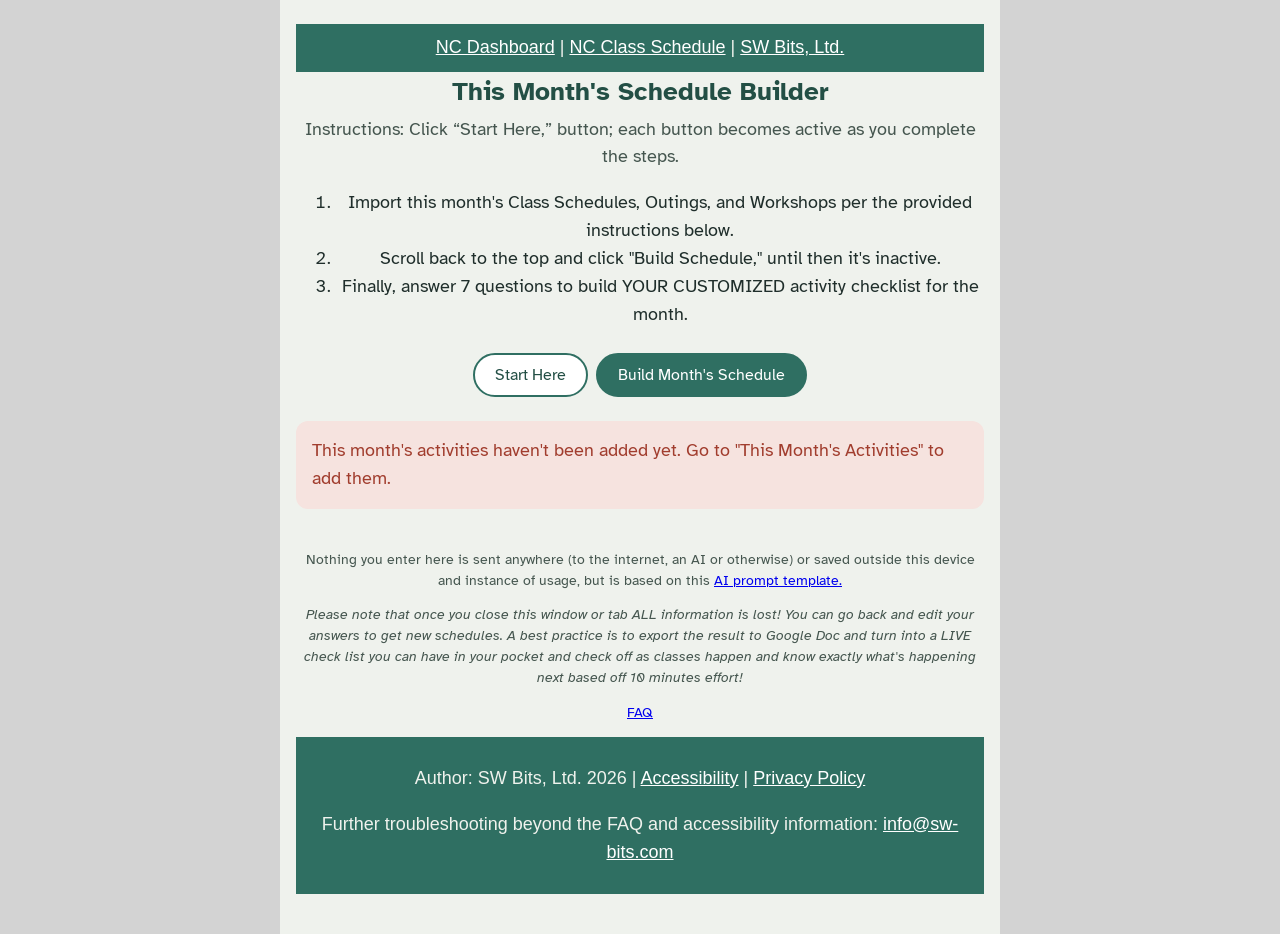
<file: v1.0/NCv1.2.html>
<!DOCTYPE html>
<html lang="en">
<head>
  <meta charset="UTF-8">
  <meta name="viewport" content="width=device-width, initial-scale=1, maximum-scale=5">
  <title>This Month's Schedule Builder</title>
  <meta name="description" content="Build a personalized activity schedule from this month's workshops and outings.">
  <style>
  /* ============================================================
   Design tokens
   Paper: #EFF2ED (pale sage white)   Ink: #1F2E2B (deep forest-charcoal)
   Primary: #2F6F62 (deep teal)       Accent: #C68A3E (warm amber)
   Support: #6E93A0 (muted sky)       Success: #4F7A3D
   Danger: #A13D2E
   Type: Atkinson Hyperlegible (body + display) -- built for low vision,
   which is why it's used everywhere rather than a separate display face.
   ============================================================ */

@import url('https://fonts.googleapis.com/css2?family=Atkinson+Hyperlegible:ital,wght@0,400;0,700;1,400&display=swap');

:root {
  --paper: #EFF2ED;
  --paper-raised: #FFFFFF;
  --ink: #1F2E2B;
  --ink-soft: #45564F;
  --primary: #2F6F62;
  --primary-dark: #234F45;
  --accent: #C68A3E;
  --accent-dark: #96692C;
  --support: #6E93A0;
  --success: #3F6B33;
  --success-bg: #E4EEDD;
  --danger: #A13D2E;
  --danger-bg: #F6E3DF;
  --focus-ring: #1450A3;
  --radius: 12px;
  --max-w: 720px;
  --space-1: 8px;
  --space-2: 16px;
  --space-3: 24px;
  --space-4: 40px;
}

* { box-sizing: border-box; }

html { scroll-behavior: smooth; }

@media (prefers-reduced-motion: reduce) {
  html { scroll-behavior: auto; }
  * { animation-duration: 0.01ms !important; transition-duration: 0.01ms !important; }
}

body {
  margin: 0;
  font-family: 'Atkinson Hyperlegible', -apple-system, Segoe UI, sans-serif;
  background: lightgray;
  color: var(--ink);
  font-size: 18px;
  line-height: 1.55;
}

.app-shell {
    background: var(--paper);
  max-width: var(--max-w);
  margin: 0 auto;
  padding: var(--space-3) var(--space-2) var(--space-4);
}

/* Skip link */
.skip-link {
  position: absolute;
  left: -999px;
  top: 0;
  background: var(--primary);
  color: white;
  padding: var(--space-1) var(--space-2);
  z-index: 100;
  border-radius: 0 0 8px 0;
}
.skip-link:focus {
  left: 0;
}

/* Focus visibility -- never suppressed */
a:focus-visible, button:focus-visible, input:focus-visible,
select:focus-visible, textarea:focus-visible, [tabindex]:focus-visible {
  outline: 3px solid var(--focus-ring);
  outline-offset: 3px;
}

header.top {
  text-align: center;
  margin-bottom: var(--space-3);
}
header.top h1 {
  font-size: 1.6rem;
  margin: 0 0 4px;
  color: var(--primary-dark);
}
header.top p.tagline {
  margin: 0;
  color: var(--ink-soft);
}

nav.mode-switch {
  display: flex;
  justify-content: center;
  gap: var(--space-1);
  margin-bottom: var(--space-3);
  flex-wrap: wrap;
}
nav.mode-switch button {
  background: var(--paper-raised);
  border: 2px solid var(--primary);
  color: var(--primary-dark);
  border-radius: 999px;
  padding: 10px 20px;
  font-size: 1rem;
  font-family: inherit;
  cursor: pointer;
  min-height: 44px;
}
nav.mode-switch button[aria-current="true"] {
  background: var(--primary);
  color: white;
}

.card {
  background: var(--paper-raised);
  border-radius: var(--radius);
  padding: var(--space-3);
  box-shadow: 0 1px 3px rgba(31,46,43,0.08);
  margin-bottom: var(--space-3);
}

/* Progress steps */
.progress {
  display: flex;
  align-items: center;
  gap: 6px;
  margin-bottom: var(--space-3);
  list-style: none;
  padding: 0;
  justify-content: center;
  flex-wrap: wrap;
}
.progress li {
  width: 14px;
  height: 14px;
  border-radius: 50%;
  background: #D6DDD3;
}
.progress li.done { background: var(--primary); }
.progress li.current { background: var(--accent); outline: 3px solid #EAD3AC; }
.progress-label {
  text-align: center;
  color: var(--ink-soft);
  font-size: 0.95rem;
  margin-bottom: var(--space-2);
}

fieldset {
  border: none;
  margin: 0 0 var(--space-3);
  padding: 0;
}
legend, .question-title {
  font-size: 1.3rem;
  font-weight: 700;
  color: var(--primary-dark);
  margin-bottom: var(--space-2);
  padding: 0;
}
.hint {
  color: var(--ink-soft);
  font-size: 0.95rem;
  margin: -8px 0 var(--space-2);
}

.choice-grid {
  display: grid;
  gap: 10px;
}
.choice {
  display: flex;
  align-items: center;
  gap: 12px;
  border: 2px solid #C9D2C6;
  border-radius: var(--radius);
  padding: 14px 16px;
  cursor: pointer;
  background: var(--paper-raised);
  min-height: 44px;
}
.choice:hover { border-color: var(--primary); }
.choice input { width: 22px; height: 22px; flex-shrink: 0; }
.choice.selected {
  border-color: var(--primary);
  background: #E7F0EC;
}
.choice label { cursor: pointer; flex: 1; }

.exclusion-row {
  display: flex;
  align-items: center;
  flex-wrap: wrap;
  gap: 10px;
  border: 2px solid #C9D2C6;
  border-radius: var(--radius);
  padding: 12px 16px;
  margin-bottom: 10px;
  background: var(--paper-raised);
}
.exclusion-row select,
.exclusion-row input[type="time"] {
  flex: 1 1 120px;
  min-width: 110px;
  font-family: inherit;
  font-size: 1rem;
  padding: 8px 10px;
  border: 2px solid #C9D2C6;
  border-radius: 8px;
  min-height: 44px;
}
.exclusion-row span { color: var(--ink-soft); }

textarea, input[type="text"] {
  width: 100%;
  font-family: inherit;
  font-size: 1rem;
  padding: 12px;
  border: 2px solid #C9D2C6;
  border-radius: 8px;
  min-height: 44px;
}
textarea { min-height: 90px; }

.btn-row {
  display: flex;
  justify-content: space-between;
  gap: var(--space-2);
  margin-top: var(--space-3);
  flex-wrap: wrap;
}
button.btn {
  font-family: inherit;
  font-size: 1.05rem;
  font-weight: 700;
  padding: 14px 26px;
  border-radius: 999px;
  border: 2px solid var(--primary);
  min-height: 48px;
  cursor: pointer;
}
button.btn.primary { background: var(--primary); color: white; }
button.btn.primary:hover { background: var(--primary-dark); }
button.btn.secondary { background: transparent; color: var(--primary-dark); }
button.btn.secondary:hover { background: #E7F0EC; }
button.btn:disabled { opacity: 0.5; cursor: not-allowed; }

/* Results / checklist */
.result-item {
  display: flex;
  gap: 14px;
  align-items: flex-start;
  border: 2px solid #C9D2C6;
  border-radius: var(--radius);
  padding: 16px;
  margin-bottom: 12px;
}
.result-item input[type="checkbox"] { width: 26px; height: 26px; margin-top: 4px; flex-shrink: 0; }
.result-item .r-title { font-weight: 700; font-size: 1.1rem; }
.result-item .r-meta { color: var(--ink-soft); font-size: 0.95rem; }
.result-item .r-highlight { color: var(--ink); font-weight: 600; font-size: 1rem; margin-top: 2px; }
.result-item .r-more { margin-top: 6px; }
.result-item .r-more summary { cursor: pointer; color: var(--support); font-size: 0.9rem; font-weight: 700; min-height: 24px; }
.result-item .r-more summary:hover { color: var(--primary-dark); }
.result-item .r-more .r-meta { margin-top: 6px; }
.badge {
  display: inline-block;
  background: var(--accent);
  color: #fff;
  border-radius: 999px;
  padding: 2px 12px;
  font-size: 0.85rem;
  font-weight: 700;
  margin-top: 6px;
}

.banner {
  border-radius: var(--radius);
  padding: var(--space-2);
  margin-bottom: var(--space-3);
}
.banner.info { background: #E4EAF0; color: #1F3A50; }
.banner.success { background: var(--success-bg); color: var(--success); }
.banner.danger { background: var(--danger-bg); color: var(--danger); }

table.admin-table {
  width: 100%;
  border-collapse: collapse;
  margin-top: var(--space-2);
}
table.admin-table th, table.admin-table td {
  text-align: left;
  padding: 10px;
  border-bottom: 1px solid #D6DDD3;
  vertical-align: top;
}
table.admin-table th { color: var(--ink-soft); font-weight: 700; font-size: 0.9rem; }

.pill-btn {
  background: transparent;
  border: 2px solid var(--danger);
  color: var(--danger);
  border-radius: 999px;
  padding: 6px 14px;
  font-family: inherit;
  cursor: pointer;
  min-height: 40px;
}

label.field-label { display: block; font-weight: 700; margin: var(--space-2) 0 6px; }

@media print {
  nav.mode-switch, .no-print, .btn-row, .skip-link { display: none !important; }
  body { background: white; font-size: 14pt; }
  .card { box-shadow: none; border: 1px solid #999; }
}

footer.app-footer {
  text-align: center;
  color: var(--ink-soft);
  font-size: 0.85rem;
  margin-top: var(--space-4);
}
  </style>
</head>
<body>
  <a class="skip-link" href="#app-root">Skip to main content</a>
  <div class="app-shell">
    <header class="top">
    <nav style="color: var(--paper); background-color: #2F6F62; padding: 10px 20px; font-family: Calibri, sans-serif;">
      <a href="https://www.wellpower.org/nextchapter-dashboard/" style="color:white" alt-text="Link to Next Chapter dashboard." target="_blank">NC Dashboard</a> |
      <a href="https://docs.google.com/document/d/e/2PACX-1vQMBsH_0N5TGu-jf4dn7LtcuKICADPAKnV8rYs9ENAGFJxMu-1-ycSgytiCAv9m9ojY1P86kuOyOXaS/pub" style="color:white" alt-text="Link to Next Chapter class shcedule." target="_blank">NC Class Schedule</a> |
      <a href="https://sw-bits.com" style="color:white" alt-text="Link to SW Bits, Ltd. company website to learn more about the author of this web app and their services." target="_blank">SW Bits, Ltd.</a>
    </nav>
      <h1>This Month's Schedule Builder</h1>
      <p class="tagline">Instructions: Click &ldquo;Start Here,&rdquo; button; each button becomes active as you complete the steps.<ol><li>Import this month's Class Schedules, Outings, and Workshops per the provided instructions below.</li><li>Scroll back to the top and click "Build Schedule," until then it's inactive.</li><li>Finally, answer 7 questions to build YOUR CUSTOMIZED activity checklist for the month.</li></ol></p>
    </header>
    <main id="app-root" aria-live="polite"></main>
    <footer class="app-footer">
      <p>Nothing you enter here is sent anywhere (to the internet, an AI or otherwise) or saved outside this device and instance of usage, but is based on this <a href="https://docs.google.com/document/d/1zpe4Sd4n2vOGpepVXf4waU8CamsN9rLLIErnOMPlnqU/edit?tab=t.0#heading=h.vzakmdfe8jud" target="_blank" alt-text="Link to the originating AI prompt template.">AI prompt template.</a></p>
      <p style="font-style: italic;">Please note that once you close this window or tab ALL information is lost! You can go back and edit your answers to get new schedules. A best practice is to export the result to Google Doc and turn into a LIVE check list you can have in your pocket and check off as classes happen and know exactly what's happening next based off 10 minutes effort!</p>
      <p><a href="https://github.com/mcfuzznstuff/NextChapterScheduler/blob/main/FAQ%20%E2%80%94%20NextChapter%20Schedule%20Builder%20(v1.0).md" target="_blank">FAQ</a></p>
    </footer>
    <footer style="color: var(--paper); background-color: #2F6F62; padding: 10px 20px; font-family: Calibri, sans-serif; text-align: center;">
        <p>Author: SW Bits, Ltd. 2026 | <a href="https://github.com/mcfuzznstuff/NextChapterScheduler/issues/14" alt-text="Link to this app's accessibility policy." style="color:white" target="_blank">Accessibility</a> | <a href="https://github.com/mcfuzznstuff/NextChapterScheduler/blob/main/Privacy%20Policy.md" alt-text="Link to this app's privacy policy." style="color:white" target="_blank">Privacy Policy</a></p>
      <p>Further troubleshooting beyond the FAQ and accessibility information: <a href="mailto:info@sw-bits.com" alt-text="Link to this app's author email for more information, media inquiries, or troubleshooting." style="color:white">info@sw-bits.com</a></p>
    </footer>
  </div>
  <script>
/* ==========================================================
   DATA MODEL
   Classes are parsed from the monthly newsletter text that
   staff paste in (or entered/fixed by hand). Nothing here is
   ever sent to a server -- everything lives in this browser's
   localStorage, so no personal data leaves the device.
   ========================================================== */

const STORAGE_KEY = 'rehabScheduler.classes.v2';
const NEWSLETTER_URL = 'https://docs.google.com/document/d/e/2PACX-1vQMBsH_0N5TGu-jf4dn7LtcuKICADPAKnV8rYs9ENAGFJxMu-1-ycSgytiCAv9m9ojY1P86kuOyOXaS/pub';
const DAYS = ['Mon', 'Tue', 'Wed', 'Thu', 'Fri'];
const DAY_NAMES = { Mon: 'Monday', Tue: 'Tuesday', Wed: 'Wednesday', Thu: 'Thursday', Fri: 'Friday' };
const PERIODS = ['Morning', 'Afternoon'];

// The 10 priorities the student ranks, in the order given by the program.
const THEMES = ['Gentle movement', 'Art', 'Nature/animals', 'Cooking', 'Socializing', 'Volunteering', 'Learning new skills', 'Music', 'Employment', 'Education (high school or college)'];

// Best-effort keyword tagging so a pasted newsletter doesn't need staff to
// hand-tag every class. Staff can always fix a class's tags in the review
// table after import -- this is a starting point, not a guarantee.
const THEME_KEYWORDS = {
  'Gentle movement': ['yoga', 'tai chi', 'qi gong', 'walk', 'stretch', 'chair exercise', 'sassy seat', 'gentle', 'meditation', 'mindfulness', 'therapy pool', 'sauna', 'pool', 'gym', 'fitness', 'wellness', 'workout', 'exercise', 'nidra'],
  'Art': ['art', 'craft', 'paint', 'photography', 'felting', 'cross stitch', 'embroidery', 'mask', 'drawing', 'illustrat'],
  'Nature/animals': ['animal', 'garden', 'outdoor', 'nature', 'pet', 'zoo'],
  'Cooking': ['cook', 'culinary', 'nutrition', 'protein', 'recipe', 'baking', 'ice cream'],
  'Socializing': ['social', 'bingo', 'trivia', 'ice cream', 'chess', 'game', 'puzzle', 'mic', 'dance', 'forum'],
  'Volunteering': ['volunteer', 'community service'],
  'Learning new skills': ['computer', 'typing', 'spanish', 'skill', 'workshop', 'photography'],
  'Music': ['music', 'harmonica', 'piano', 'playlist', 'karaoke', 'song', 'open mic', 'band'],
  'Employment': ['job', 'resume', 'interview', 'employment', 'career', 'money matters', 'leadership'],
  'Education (high school or college)': ['ged', 'math', 'reading', 'writing', 'study', 'tutoring', 'academic', 'school', 'computer']
};

// Structured energy/mobility options (checkboxes, not free text) so we can
// reliably flag classes -- free text can't be safely auto-matched.
const ENERGY_OPTIONS = [
  { id: 'gentle_only', label: 'I need gentle activities only', riskKeywords: ['fitness', 'resistance', 'workout', 'weight', 'sport', 'bowling', 'pickleball', 'dance'] },
  { id: 'limited_walking', label: 'Light walking is okay, but not long distances', riskKeywords: ['walk', 'hike', 'pickleball', 'bowling'] },
  { id: 'seated_breaks', label: 'I need seated break options during activities', riskKeywords: ['standing', 'gym'] },
  { id: 'no_lifting', label: "I'd like to avoid lifting or resistance activities", riskKeywords: ['lifting', 'resistance', 'weight'] },
  { id: 'asl_interpreter', label: 'I need an ASL interpreter', riskKeywords: [] },
  { id: 'no_restrictions', label: 'No restrictions', riskKeywords: [] }
];

function loadClasses() {
  try {
    const raw = localStorage.getItem(STORAGE_KEY);
    if (!raw) return [];
    return JSON.parse(raw);
  } catch (e) { return []; }
}
function saveClasses(list) { localStorage.setItem(STORAGE_KEY, JSON.stringify(list)); }
function cryptoId() { return 'c_' + Math.random().toString(36).slice(2, 10); }
// Collapses invisible Unicode whitespace look-alikes (non-breaking space,
// ideographic space, zero-width space, etc.) to a plain space. Pasted
// newsletter text can carry these silently -- they look identical to a
// normal space on screen but won't match a normally-typed word, so any
// text used for substring matching (exclusions, always-include, theme
// tagging) needs to go through this first.
function normalizeText(str) {
  return (str || '').replace(/[\u00A0\u2000-\u200B\u202F\u205F\u3000]/g, ' ');
}
function splitKeywords(text) {
  return normalizeText(text).split(',').map(s => s.trim().toLowerCase()).filter(Boolean);
}
function textMatchesAny(text, keywords) {
  const lower = normalizeText(text).toLowerCase();
  return keywords.some(k => k && lower.includes(k));
}
function autoTagThemes(title, description) {
  const text = normalizeText(title + ' ' + description).toLowerCase();
  return THEMES.filter(theme => (THEME_KEYWORDS[theme] || []).some(kw => text.includes(kw)));
}

/* ==========================================================
   TIME PARSING
   ========================================================== */
function toMinutes(hour, minute, meridiem) {
  let h = hour % 12;
  if (meridiem === 'PM') h += 12;
  return h * 60 + (minute || 0);
}
function parseTimeRange(raw) {
  const m = raw.match(/^(\d{1,2})(?::(\d{2}))?\s*(AM|PM)?\s*[-–—]\s*(\d{1,2})(?::(\d{2}))?\s*(AM|PM)/i);
  if (!m) return null;
  let [, sh, sm, sMer, eh, em, eMer] = m;
  eMer = eMer.toUpperCase();
  sMer = sMer ? sMer.toUpperCase() : eMer; // "9-10 AM" -> start inherits end's AM/PM
  const startMin = toMinutes(parseInt(sh, 10), parseInt(sm || '0', 10), sMer);
  const endMin = toMinutes(parseInt(eh, 10), parseInt(em || '0', 10), eMer);
  return { startMin, endMin, label: raw.trim() };
}
function minutesToLabel(min) {
  let h = Math.floor(min / 60), mm = min % 60;
  const mer = h >= 12 ? 'PM' : 'AM';
  h = h % 12; if (h === 0) h = 12;
  return h + (mm ? ':' + String(mm).padStart(2, '0') : '') + ' ' + mer;
}
function parseSingleTime(raw) {
  const m = raw.match(/^(\d{1,2})(?::(\d{2}))?\s*(AM|PM)/i);
  if (!m) return null;
  const [, h, mm, mer] = m;
  const startMin = toMinutes(parseInt(h, 10), parseInt(mm || '0', 10), mer.toUpperCase());
  return { startMin, endMin: startMin + 60, label: raw.trim() }; // defaults to a 1-hour block; staff can adjust in the table
}

/* ==========================================================
   NEWSLETTER PARSER (plain text pasted from the published doc)
   Handles lines like:
   "*9-10 AM | Health and Wellness Workout (INFO) | Jessica | Fitness Rm"
   followed by description line(s), grouped under a day heading
   like "MONDAY".
   ========================================================== */
function parseNewsletterText(raw) {
  raw = raw.replace(/\uff5c/g, '|'); // normalize fullwidth "｜" to a regular pipe -- some newsletter lines use it interchangeably with "|"
  const lines = raw.split(/\r?\n/).map(l => l.trim()).filter(Boolean);
  const dayHeaderRe = /^(MONDAY|TUESDAY|WEDNESDAY|THURSDAY|FRIDAY)\b/i;
  const entryRe = /^([*#]?)\s*([0-9:. ]+(?:AM|PM)?\s*[-–—]\s*[0-9:. ]+(?:AM|PM))\s*\|\s*(.*)$/i;
  // fallback for lines with only a start time, no end time (e.g. "*11 AM | Class Name | ...")
  const singleTimeRe = /^([*#]?)\s*(\d{1,2}(?::\d{2})?\s*(?:AM|PM))\s*\|\s*(.*)$/i;
  const dayAbbrev = { MONDAY: 'Mon', TUESDAY: 'Tue', WEDNESDAY: 'Wed', THURSDAY: 'Thu', FRIDAY: 'Fri' };

  let currentDay = null;
  const results = [];
  let skipped = 0;
  let lastEntry = null;

  for (const line of lines) {
    const dayMatch = line.match(dayHeaderRe);
    if (dayMatch) {
      currentDay = dayAbbrev[dayMatch[1].toUpperCase()];
      lastEntry = null;
      continue;
    }
    const entryMatch = line.match(entryRe);
    const singleMatch = !entryMatch && line.match(singleTimeRe);
    if ((entryMatch || singleMatch) && currentDay) {
      const [, prefix, timeRaw, rest] = entryMatch || singleMatch;
      const time = entryMatch ? parseTimeRange(timeRaw) : parseSingleTime(timeRaw);
      const parts = rest.split('|').map(p => p.replace(/\(?\s*INFO\s*\)?/gi, '').trim()).filter(Boolean);
      const title = parts[0] || 'Untitled activity';
      const instructor = parts[1] || '';
      const location = parts[2] || '';
      const mode = prefix === '*' ? 'in-person' : prefix === '#' ? 'hybrid' : 'online';
      if (!time) { skipped++; continue; }
      lastEntry = {
        id: cryptoId(), day: currentDay, startMin: time.startMin, endMin: time.endMin,
        timeLabel: time.label, title, instructor, location, mode, description: '',
        themes: []
      };
      results.push(lastEntry);
    } else if (lastEntry) {
      // continuation / description line
      lastEntry.description = (lastEntry.description ? lastEntry.description + ' ' : '') + line;
    }
  }
  results.forEach(r => { r.themes = autoTagThemes(r.title, r.description); });
  return { classes: results, skipped };
}

/* ==========================================================
   OUTINGS & WORKSHOPS PARSER (for the separate PDF newsletter)
   Different document, different shape: one-off dated events in a
   running paragraph rather than a day-by-day list with "|" columns,
   so it needs its own parser rather than reusing the one above.
   ========================================================== */
const MONTHS = ['January','February','March','April','May','June','July','August','September','October','November','December'];

function parseAmPmTime(raw) {
  const m = raw.match(/(\d{1,2})(?::(\d{2}))?\s*(a\.?m\.?|p\.?m\.?)?\s*[-\u2013\u2014]\s*(\d{1,2})(?::(\d{2}))?\s*(a\.?m\.?|p\.?m\.?)/i);
  if (!m) return null;
  let [, sh, sm, sMer, eh, em, eMer] = m;
  eMer = eMer.replace(/\./g, '').toUpperCase();
  sMer = sMer ? sMer.replace(/\./g, '').toUpperCase() : eMer;
  const startMin = toMinutes(parseInt(sh, 10), parseInt(sm || '0', 10), sMer);
  const endMin = toMinutes(parseInt(eh, 10), parseInt(em || '0', 10), eMer);
  return { startMin, endMin, label: m[0].trim(), matchedText: m[0] };
}

const OUTING_WORKSHOP_MARKER = 'ZZZWORKSHOPSECTIONZZZ';
function cleanOutingsNoise(text) {
  return text
    .replace(/\d*Succeed Connection\s*\d*/gi, ' ')
    .replace(/NextChapter Newsletter/gi, ' ')
    .replace(new RegExp('\\b(?:' + MONTHS.join('|') + ')\\s+Outings\\b', 'gi'), ' ')
    .replace(new RegExp('\\b(?:' + MONTHS.join('|') + ')\\s+Workshops\\b', 'gi'), ' ' + OUTING_WORKSHOP_MARKER + ' ')
    .replace(/(?:[A-Z]\s+){3,}\d(?:\s*\d){2,}/g, ' ') // spaced-out "J U L Y 2 0 2 6" style headers
    .replace(/Outings Continued:/gi, ' ')
    .replace(/ATTENTION:[\s\S]*?Thank you\./i, ' ')
    .replace(/\s+/g, ' ')
    .trim();
}

const OUTING_LOCATIONS = [/Sally's Caf[e\u00e9]/i, /Art Studio/i, /Computer Lab \d+/i, /Room \d+/i, /Lab \d+/i];
function extractOutingLocation(text) {
  for (const re of OUTING_LOCATIONS) {
    const m = text.match(re);
    if (m) return { location: m[0], rest: text.replace(re, '').trim() };
  }
  return { location: '', rest: text };
}

// Facilitator names are short, capitalized tokens, optionally joined by
// ",", "and", or "&" -- bounding the match this way (rather than grabbing
// everything to the end of the details blob) is what stops it from
// swallowing the next event's title into this event's facilitator field.
const OUTING_NAME_TOKEN = "[A-Z][a-zA-Z']+(?:\\s[A-Z]\\.)?";
const OUTING_FACILITATOR_RE = new RegExp('Facilitators?:\\s*(' + OUTING_NAME_TOKEN + '(?:\\s*(?:,|and|&)\\s*' + OUTING_NAME_TOKEN + '){0,3})', 'i');

function parseOutingsText(raw) {
  const text = cleanOutingsNoise(raw);
  const workshopsBoundaryIdx = text.indexOf(OUTING_WORKSHOP_MARKER);
  const monthPattern = MONTHS.join('|');
  const dateGroupRe = new RegExp('(' + monthPattern + ')\\s+(\\d{1,2}(?:\\s*,\\s*\\d{1,2})*(?:\\s*&\\s*\\d{1,2})?)\\s*\\((Mon|Tue|Wed|Thu|Fri|Sat|Sun)\\w*\\)', 'gi');

  const matches = [...text.matchAll(dateGroupRe)];
  const results = [];
  let skipped = 0;
  let cursor = 0;

  for (let idx = 0; idx < matches.length; idx++) {
    const m = matches[idx];
    const month = m[1];
    const dayNums = m[2].split(/[,&]/).map(s => s.trim()).filter(Boolean);
    const dayAbbrevRaw = m[3].slice(0, 3);
    const dayAbbrev = DAYS.find(d => d.toLowerCase() === dayAbbrevRaw.toLowerCase());

    const title = text.slice(cursor, m.index).replace(OUTING_WORKSHOP_MARKER, '').trim();
    const isWorkshop = workshopsBoundaryIdx >= 0 && m.index > workshopsBoundaryIdx;
    const afterDate = text.slice(m.index + m[0].length);
    const time = parseAmPmTime(afterDate);
    if (!time || !dayAbbrev) { skipped++; cursor = m.index + m[0].length; continue; }

    const nextMatch = matches[idx + 1];
    const searchLimit = nextMatch ? nextMatch.index : text.length;
    const timeEndIdx = m.index + m[0].length + afterDate.indexOf(time.matchedText) + time.matchedText.length;
    const detailsBlob = text.slice(timeEndIdx, searchLimit);

    const facMatch = detailsBlob.match(OUTING_FACILITATOR_RE);
    const facilitator = facMatch ? facMatch[1].trim() : '';
    const notesRaw = facMatch ? detailsBlob.slice(0, facMatch.index).trim() : detailsBlob.trim();
    const { location, rest: description } = extractOutingLocation(notesRaw);
    const cleanDescription = description
      .replace(/\d+\s*Spots?\s*(?:&\s*\w+\s*)?available/i, '')
      .replace(/Seat limit(?:ation)?s?:\s*\d+/i, '')
      .trim();

    // advance cursor to just past the facilitator match (not to the next
    // date pattern) so the NEXT entry's title starts in the right place
    cursor = facMatch ? timeEndIdx + facMatch.index + facMatch[0].length : searchLimit;

    dayNums.forEach(dayNum => {
      const entryTitle = title || (isWorkshop ? 'Untitled workshop' : 'Untitled outing');
      results.push({
        id: cryptoId(),
        title: entryTitle,
        date: month + ' ' + dayNum,
        day: dayAbbrev,
        startMin: time.startMin,
        endMin: time.endMin,
        timeLabel: time.label,
        location,
        instructor: facilitator,
        description: cleanDescription,
        mode: 'in-person',
        isOuting: true,
        kind: isWorkshop ? 'workshop' : 'outing',
        themes: autoTagThemes(entryTitle, cleanDescription)
      });
    });
  }

  return { classes: results, skipped };
}

/* ==========================================================
   STUDENT QUESTIONS
   ========================================================== */
const QUESTIONS = [
  { id: 'days', title: 'Number of days', prompt: 'How many days per week would you like to attend this month?', hint: "Some of these can be half-days (just mornings or just afternoons) -- let front desk know when you sign up.", type: 'single', options: ['1', '2', '3', '4', '5 (every weekday)'] },
  { id: 'times', title: 'Preferred times', prompt: 'What times of day work best for you?', type: 'multi', options: ['Mornings', 'Afternoons', 'All day (mornings and afternoons)'] },
  { id: 'unavailable', title: 'Not available', prompt: "Are there any days or times you're NOT available?", type: 'exclusions' },
  { id: 'energy', title: 'Energy & mobility', prompt: 'Do you have any energy or mobility needs we should plan around?', type: 'energy' },
  { id: 'priorities', title: 'Your priorities', prompt: 'Put these in the order that matters most to you.', hint: 'Most important at the top. Use the arrows to reorder.', type: 'rank', options: THEMES },
  { id: 'mustInclude', title: 'Always include', prompt: "Is there anything you'd like to make sure is on your schedule, if it's offered this month?", hint: 'A few words separated by commas -- we\'ll do our best to fit a match in (for example: Chess Club, Qi Gong).', type: 'text' },
  { id: 'hardExclude', title: 'Hard exclusions', prompt: "Any topics to skip entirely? We won't schedule these no matter what -- we'll leave that time open instead.", hint: 'A few words separated by commas (for example: clay masks, poetry, reading).', type: 'text' }
];

/* ==========================================================
   APP STATE + ROUTER
   ========================================================== */
const state = {
  mode: 'student',
  step: 0,
  answers: { priorities: THEMES.slice() },
  classes: loadClasses(),
  schedule: null
};

const root = document.getElementById('app-root');

function render() {
  root.innerHTML = '';
  root.appendChild(renderModeSwitch());
  if (state.mode === 'student') root.appendChild(renderStudentFlow());
  else root.appendChild(renderStaffFlow());
}

function renderModeSwitch() {
  const nav = document.createElement('nav');
  nav.className = 'mode-switch no-print';
  nav.setAttribute('aria-label', "Choose who is using this app");
  nav.innerHTML = `
    <button aria-current="${state.mode === 'staff'}" data-mode="staff">Start Here</button>
    <button aria-current="${state.mode === 'student'}" data-mode="student">Build Month's Schedule</button>
  `;
  nav.querySelectorAll('button').forEach(btn => {
    btn.addEventListener('click', () => { state.mode = btn.dataset.mode; state.step = 0; render(); });
  });
  return nav;
}

/* ---------------- STUDENT FLOW ---------------- */
function renderStudentFlow() {
  const wrap = document.createElement('div');
  if (state.classes.length === 0) {
    const banner = document.createElement('p');
    banner.className = 'banner danger';
    banner.textContent = "This month's activities haven't been added yet. Go to \"This Month's Activities\" to add them.";
    wrap.appendChild(banner);
    return wrap;
  }
  const totalSteps = QUESTIONS.length + 1;
  if (state.step < QUESTIONS.length) {
    wrap.appendChild(renderProgress(state.step, totalSteps, QUESTIONS[state.step].title + ' (' + (state.step + 1) + ' of ' + QUESTIONS.length + ')'));
    wrap.appendChild(renderQuestionCard(QUESTIONS[state.step]));
  } else {
    wrap.appendChild(renderProgress(totalSteps - 1, totalSteps, 'Your schedule'));
    wrap.appendChild(renderResultsCard());
  }
  return wrap;
}

function renderProgress(current, total, label) {
  const container = document.createElement('div');
  const ul = document.createElement('ul');
  ul.className = 'progress';
  ul.setAttribute('role', 'presentation');
  for (let i = 0; i < total; i++) {
    const li = document.createElement('li');
    if (i < current) li.className = 'done'; else if (i === current) li.className = 'current';
    ul.appendChild(li);
  }
  const p = document.createElement('p');
  p.className = 'progress-label';
  p.textContent = label;
  container.appendChild(ul); container.appendChild(p);
  return container;
}

function renderQuestionCard(q) {
  const card = document.createElement('section');
  card.className = 'card';
  const fs = document.createElement('fieldset');
  const legend = document.createElement('legend');
  legend.id = 'q-title'; legend.tabIndex = -1; legend.textContent = q.prompt;
  fs.appendChild(legend);
  if (q.hint) { const hint = document.createElement('p'); hint.className = 'hint'; hint.textContent = q.hint; fs.appendChild(hint); }

  if (q.type === 'text') fs.appendChild(renderTextQuestion(q));
  else if (q.type === 'single' || q.type === 'multi') fs.appendChild(renderChoiceQuestion(q));
  else if (q.type === 'rank') fs.appendChild(renderRankQuestion(q));
  else if (q.type === 'exclusions') fs.appendChild(renderExclusionsQuestion(q));
  else if (q.type === 'energy') fs.appendChild(renderEnergyQuestion(q));

  card.appendChild(fs);
  card.appendChild(renderStudentNav());
  return card;
}

function renderTextQuestion(q) {
  const ta = document.createElement('textarea');
  ta.setAttribute('aria-label', q.prompt);
  ta.value = state.answers[q.id] || '';
  ta.addEventListener('input', () => { state.answers[q.id] = ta.value; });
  return ta;
}

function renderChoiceQuestion(q) {
  const grid = document.createElement('div');
  grid.className = 'choice-grid';
  const inputType = q.type === 'multi' ? 'checkbox' : 'radio';
  const current = state.answers[q.id] || (q.type === 'multi' ? [] : null);
  q.options.forEach((opt, idx) => {
    const row = document.createElement('div');
    const isSelected = q.type === 'multi' ? current.includes(opt) : current === opt;
    row.className = 'choice' + (isSelected ? ' selected' : '');
    const inputId = q.id + '-' + idx;
    const input = document.createElement('input');
    input.type = inputType; input.name = q.id; input.id = inputId; input.value = opt; input.checked = isSelected;
    input.addEventListener('change', () => {
      if (q.type === 'multi') {
        const list = new Set(state.answers[q.id] || []);
        if (input.checked) list.add(opt); else list.delete(opt);
        state.answers[q.id] = Array.from(list);
      } else { state.answers[q.id] = opt; }
      render();
      document.getElementById(inputId)?.focus();
    });
    const label = document.createElement('label'); label.htmlFor = inputId; label.textContent = opt;
    row.appendChild(input); row.appendChild(label); grid.appendChild(row);
  });
  return grid;
}

function renderEnergyQuestion(q) {
  const wrap = document.createElement('div');
  const grid = document.createElement('div');
  grid.className = 'choice-grid';
  const current = state.answers.energy || [];
  ENERGY_OPTIONS.forEach((opt, idx) => {
    const row = document.createElement('div');
    const isSelected = current.includes(opt.id);
    row.className = 'choice' + (isSelected ? ' selected' : '');
    const inputId = 'energy-' + idx;
    const input = document.createElement('input');
    input.type = 'checkbox'; input.id = inputId; input.checked = isSelected;
    input.addEventListener('change', () => {
      const list = new Set(state.answers.energy || []);
      if (input.checked) list.add(opt.id); else list.delete(opt.id);
      state.answers.energy = Array.from(list);
      render();
      document.getElementById(inputId)?.focus();
    });
    const label = document.createElement('label'); label.htmlFor = inputId; label.textContent = opt.label;
    row.appendChild(input); row.appendChild(label); grid.appendChild(row);
  });
  wrap.appendChild(grid);
  const label2 = document.createElement('label'); label2.className = 'field-label'; label2.htmlFor = 'energy-notes';
  label2.textContent = 'Anything else about this you want staff to know? (optional)';
  const ta = document.createElement('textarea'); ta.id = 'energy-notes';
  ta.value = state.answers.energyNotes || '';
  ta.addEventListener('input', () => { state.answers.energyNotes = ta.value; });
  wrap.appendChild(label2); wrap.appendChild(ta);
  return wrap;
}

function renderRankQuestion(q) {
  const list = document.createElement('div');
  list.className = 'choice-grid';
  const order = state.answers.priorities || q.options.slice();
  order.forEach((theme, idx) => {
    const row = document.createElement('div');
    row.className = 'choice';
    row.style.justifyContent = 'space-between';
    row.innerHTML = `<span><strong>${idx + 1}.</strong> ${escapeHtml(theme)}</span>`;
    const btns = document.createElement('div');
    const up = document.createElement('button'); up.type = 'button'; up.className = 'pill-btn'; up.textContent = '↑ Up';
    up.setAttribute('aria-label', 'Move ' + theme + ' up'); up.disabled = idx === 0;
    up.style.borderColor = 'var(--primary)'; up.style.color = 'var(--primary-dark)';
    up.addEventListener('click', () => { [order[idx - 1], order[idx]] = [order[idx], order[idx - 1]]; state.answers.priorities = order; render(); });
    const down = document.createElement('button'); down.type = 'button'; down.className = 'pill-btn'; down.textContent = 'Down ↓';
    down.setAttribute('aria-label', 'Move ' + theme + ' down'); down.disabled = idx === order.length - 1;
    down.style.borderColor = 'var(--primary)'; down.style.color = 'var(--primary-dark)';
    down.addEventListener('click', () => { [order[idx + 1], order[idx]] = [order[idx], order[idx + 1]]; state.answers.priorities = order; render(); });
    btns.appendChild(up); btns.appendChild(down);
    row.appendChild(btns);
    list.appendChild(row);
  });
  return list;
}

function renderExclusionsQuestion(q) {
  const wrap = document.createElement('div');
  const list = state.answers.unavailable || [];
  const listEl = document.createElement('div');
  function drawRows() {
    listEl.innerHTML = '';
    if (list.length === 0) {
      const p = document.createElement('p'); p.className = 'hint'; p.textContent = "You haven't added any -- that's okay if you're flexible.";
      listEl.appendChild(p);
    }
    list.forEach((row, idx) => {
      const rowEl = document.createElement('div');
      rowEl.className = 'exclusion-row';
      const daySel = document.createElement('select');
      daySel.setAttribute('aria-label', 'Day not available, row ' + (idx + 1));
      DAYS.forEach(d => { const o = document.createElement('option'); o.value = d; o.textContent = DAY_NAMES[d]; if (row.day === d) o.selected = true; daySel.appendChild(o); });
      daySel.addEventListener('change', () => { row.day = daySel.value; });
      const startInput = document.createElement('input'); startInput.type = 'time'; startInput.value = row.start || '';
      startInput.setAttribute('aria-label', 'Start time, row ' + (idx + 1));
      startInput.addEventListener('change', () => { row.start = startInput.value; });
      const toSpan = document.createElement('span'); toSpan.textContent = 'to';
      const endInput = document.createElement('input'); endInput.type = 'time'; endInput.value = row.end || '';
      endInput.setAttribute('aria-label', 'End time, row ' + (idx + 1));
      endInput.addEventListener('change', () => { row.end = endInput.value; });
      const removeBtn = document.createElement('button'); removeBtn.className = 'pill-btn'; removeBtn.textContent = 'Remove';
      removeBtn.setAttribute('aria-label', 'Remove this time, row ' + (idx + 1));
      removeBtn.addEventListener('click', () => { list.splice(idx, 1); state.answers.unavailable = list; render(); });
      rowEl.appendChild(daySel); rowEl.appendChild(startInput); rowEl.appendChild(toSpan); rowEl.appendChild(endInput); rowEl.appendChild(removeBtn);
      listEl.appendChild(rowEl);
    });
  }
  drawRows();
  wrap.appendChild(listEl);
  const addBtn = document.createElement('button'); addBtn.type = 'button'; addBtn.className = 'btn secondary'; addBtn.style.marginTop = '12px';
  addBtn.textContent = '+ Add a time';
  addBtn.addEventListener('click', () => { list.push({ day: DAYS[list.length % DAYS.length], start: '', end: '' }); state.answers.unavailable = list; render(); });
  wrap.appendChild(addBtn);
  return wrap;
}

function renderStudentNav() {
  const row = document.createElement('div');
  row.className = 'btn-row';
  const back = document.createElement('button'); back.className = 'btn secondary'; back.textContent = 'Back';
  back.disabled = state.step === 0;
  back.addEventListener('click', () => { state.step = Math.max(0, state.step - 1); render(); });
  const next = document.createElement('button'); next.className = 'btn primary';
  const isLast = state.step === QUESTIONS.length - 1;
  next.textContent = isLast ? 'Build my schedule' : 'Next';
  next.addEventListener('click', () => {
    if (isLast) state.schedule = buildSchedule();
    state.step += 1;
    render();
    root.querySelector('#q-title, h2')?.focus?.();
  });
  row.appendChild(back); row.appendChild(next);
  return row;
}

/* ==========================================================
   SCHEDULING ALGORITHM
   ========================================================== */
/* ==========================================================
   DATE HELPERS -- for the week-by-week monthly view
   ========================================================== */
function getWeeksInMonth(year, month) {
  const last = new Date(year, month + 1, 0);
  const weeks = [];
  let cursor = new Date(year, month, 1);
  const dow = cursor.getDay();
  cursor.setDate(cursor.getDate() + (dow === 0 ? -6 : 1 - dow)); // rewind to Monday
  while (cursor <= last) {
    const dates = [];
    for (let i = 0; i < 5; i++) { dates.push(new Date(cursor)); cursor.setDate(cursor.getDate() + 1); }
    cursor.setDate(cursor.getDate() + 2); // skip weekend
    if (dates.some(d => d.getMonth() === month)) weeks.push(dates);
  }
  return weeks;
}
// Which month/year is this schedule actually for? Prefer the month found in
// the loaded outings/workshops data (since that's dated content tied to a
// specific month) over "whatever today's date happens to be" -- otherwise
// loading next month's newsletter early produces a schedule dated for the
// wrong month.
function getScheduleYearMonth() {
  const dated = state.classes.find(c => c.isOuting && c.date);
  if (dated) {
    const d = parseOutingDateStringWithYear(dated.date, new Date().getFullYear());
    if (d) return { year: d.getFullYear(), month: d.getMonth() };
  }
  const now = new Date();
  return { year: now.getFullYear(), month: now.getMonth() };
}
function parseOutingDateStringWithYear(dateStr, year) {
  if (!dateStr) return null;
  const m = String(dateStr).trim().match(new RegExp('^(' + MONTHS.join('|') + ')\\s+(\\d{1,2})', 'i'));
  if (!m) return null;
  const monthIdx = MONTHS.findIndex(mo => mo.toLowerCase() === m[1].toLowerCase());
  if (monthIdx < 0) return null;
  return new Date(year, monthIdx, parseInt(m[2], 10));
}
function formatDate(d) { return d.toLocaleDateString('en-US', { month: 'short', day: 'numeric' }); }
function parseOutingDateString(dateStr, year) {
  return parseOutingDateStringWithYear(dateStr, year || new Date().getFullYear());
}
function sameDate(a, b) { return a && b && a.getMonth() === b.getMonth() && a.getDate() === b.getDate(); }

function scoreCandidate(c, rankScore, alwaysInclude, riskKeywords) {
  let score = 1; // base score so any non-excluded activity beats an empty slot
  (c.themes || []).forEach(t => { score += rankScore[t] || 0; });
  const mustHave = alwaysInclude.length > 0 && textMatchesAny(c.title + ' ' + c.description, alwaysInclude);
  if (mustHave) score += 1000; // wins outright over anything else offered at the same time
  const flagged = textMatchesAny(c.title + ' ' + c.description, riskKeywords);
  if (flagged) score -= 6;
  return { score, mustHave, flagged };
}
function pickTop(candidates, max) {
  return candidates.slice().sort((a, b) => b._score - a._score || a.startMin - b.startMin || a.title.localeCompare(b.title)).slice(0, max);
}

function buildSchedule() {
  const a = state.answers;
  const priorities = a.priorities || THEMES.slice();
  const rankScore = {};
  priorities.forEach((theme, i) => { rankScore[theme] = priorities.length - i; });

  const wantedTimes = a.times || [];
  const allowMorning = wantedTimes.length === 0 || wantedTimes.includes('Mornings') || wantedTimes.includes('All day (mornings and afternoons)');
  const allowAfternoon = wantedTimes.length === 0 || wantedTimes.includes('Afternoons') || wantedTimes.includes('All day (mornings and afternoons)');

  const exclusions = (a.unavailable || []).map(e => {
    const [sh, sm] = (e.start || '0:0').split(':').map(Number);
    const [eh, em] = (e.end || '0:0').split(':').map(Number);
    return { day: e.day, start: sh * 60 + sm, end: eh * 60 + em };
  });
  const energySelected = a.energy || [];
  const riskKeywords = ENERGY_OPTIONS.filter(o => energySelected.includes(o.id)).flatMap(o => o.riskKeywords);
  const alwaysInclude = splitKeywords(a.mustInclude);
  const hardExclude = splitKeywords(a.hardExclude);
  const dayCountAnswer = a.days || '5 (every weekday)';
  const dayCount = parseInt(dayCountAnswer, 10) || 5;

  function passesFilters(c, day) {
    if (textMatchesAny(c.title + ' ' + c.description, hardExclude)) return false;
    return !exclusions.some(ex => ex.day === day && c.startMin < ex.end && c.endMin > ex.start);
  }

  const regularClasses = state.classes.filter(c => !c.isOuting && !c.canceled);
  const outings = state.classes.filter(c => c.isOuting && !c.canceled);

  // ---- which weekdays make the recurring pattern, based on regular classes only ----
  const dayTotals = {};
  DAYS.forEach(day => {
    let total = 0;
    PERIODS.forEach(period => {
      if (period === 'Morning' && !allowMorning) return;
      if (period === 'Afternoon' && !allowAfternoon) return;
      let candidates = regularClasses.filter(c => c.day === day && (period === 'Morning' ? c.startMin < 720 : c.startMin >= 720));
      candidates = candidates.filter(c => passesFilters(c, day));
      candidates.forEach(c => { c._score = scoreCandidate(c, rankScore, alwaysInclude, riskKeywords).score; });
      total += pickTop(candidates, 2).reduce((sum, c) => sum + c._score, 0);
    });
    dayTotals[day] = total;
  });
  const chosenDays = DAYS.filter(d => DAYS
    .map(x => ({ x, total: dayTotals[x] }))
    .sort((p, q) => q.total - p.total)
    .slice(0, dayCount)
    .some(p => p.x === d));

  // ---- week-by-week dated schedule ----
  const { year: scheduleYear, month: scheduleMonth } = getScheduleYearMonth();
  const weeks = getWeeksInMonth(scheduleYear, scheduleMonth);
  const scheduleWeeks = weeks.map((weekDates, wi) => {
    const days = [];
    DAYS.forEach((day, di) => {
      const date = weekDates[di];
      const isChosenDay = chosenDays.includes(day);
      const items = [];

      PERIODS.forEach(period => {
        if (period === 'Morning' && !allowMorning) return;
        if (period === 'Afternoon' && !allowAfternoon) return;
        const inPeriod = c => (period === 'Morning' ? c.startMin < 720 : c.startMin >= 720);

        let candidates = isChosenDay ? regularClasses.filter(c => c.day === day && inPeriod(c)) : [];
        const outingsThisDate = outings.filter(c => sameDate(parseOutingDateString(c.date, scheduleYear), date) && inPeriod(c));
        candidates = candidates.concat(outingsThisDate).filter(c => passesFilters(c, day));
        if (candidates.length === 0) return;

        candidates.forEach(c => {
          const s = scoreCandidate(c, rankScore, alwaysInclude, riskKeywords);
          c._score = s.score; c._mustHave = s.mustHave; c._flagged = s.flagged;
        });
        // on a day that isn't part of the recurring pattern, only surface an outing
        // (never a random class that wouldn't otherwise be part of the plan)
        const winners = isChosenDay ? pickTop(candidates, 2) : pickTop(candidates.filter(c => c.isOuting), 1);

        winners.forEach(c => items.push({
          title: c.title, timeLabel: c.timeLabel, startMin: c.startMin, location: c.location,
          instructor: c.instructor, mode: c.mode, description: c.description,
          mustHave: c._mustHave, flagged: c._flagged, isOuting: !!c.isOuting, kind: c.kind, sourceId: c.id, weeklyNotes: c.weeklyNotes || ''
        }));
      });

      if (items.length > 0) {
        items.sort((x, y) => (x.startMin || 0) - (y.startMin || 0));
        days.push({ day, dayName: DAY_NAMES[day], date: formatDate(date), rawDate: date, items });
      }
    });
    return { label: 'WEEK ' + (wi + 1) + ' (' + formatDate(weekDates[0]) + ' \u2013 ' + formatDate(weekDates[4]) + ')', days };
  }).filter(w => w.days.length > 0);

  return { weeks: scheduleWeeks, chosenDays };
}

/* ==========================================================
   PRINTABLE SCHEDULE (opens in a new tab, then prints from there)
   When this page is embedded in a sandboxed iframe (e.g. a Google
   Sites "Embed code" block), window.print() called on the embedded
   page itself is silently blocked. Opening a genuine new tab and
   calling print() from inside THAT tab sidesteps the restriction,
   because the new tab is a normal, non-sandboxed browsing context.
   ========================================================== */
function itemEmoji(it) {
  if (!it.isOuting) return '\ud83d\udccb'; // 📋 regular class
  if (it.kind === 'workshop') return '\ud83e\uddd1\u200d\ud83c\udfeb'; // 🧑‍🏫 workshop
  return '\u2b50'; // ⭐ outing
}
const LEGEND_TEXT = 'LEGEND\n\ud83d\udccb = structured class, planned regular attendance\n\u2b50 = outing, must sign up (add a number beside the star for your own priority order)\n\ud83e\uddd1\u200d\ud83c\udfeb = workshop, must sign up';
const LEGEND_HTML = '<p><strong>LEGEND</strong><br>\ud83d\udccb = structured class, planned regular attendance<br>\u2b50 = outing, must sign up (add a number beside the star for your own priority order)<br>\ud83e\uddd1\u200d\ud83c\udfeb = workshop, must sign up</p>';

/* ==========================================================
   3-PART EXPORT STRUCTURE (classes grid + outings list +
   workshops list), used by Print and Google Doc exports only.
   The on-screen results screen keeps its own day-by-day view.
   ========================================================== */
function parseWeeklyNotes(text) {
  const map = {};
  if (!text) return map;
  text.split(';').forEach(part => {
    const m = part.trim().match(/^Wk\s*(\d+)\s*:\s*(.+)$/i);
    if (m) map[parseInt(m[1], 10)] = m[2].trim();
  });
  return map;
}
function cellTextForItem(item, weekNum) {
  const override = parseWeeklyNotes(item.weeklyNotes)[weekNum];
  return override ? (item.title + ': ' + override) : item.title;
}
function getStaffNotes() {
  const a = state.answers;
  const selectedLabels = (a.energy || [])
    .filter(id => id !== 'no_restrictions')
    .map(id => { const opt = ENERGY_OPTIONS.find(o => o.id === id); return opt ? opt.label : null; })
    .filter(Boolean);
  const freeText = (a.energyNotes || '').trim();
  if (selectedLabels.length === 0 && !freeText) return null;
  return { selectedLabels, freeText };
}
function groupScheduleForExport(sched) {
  const weekLabels = sched.weeks.map(w => w.label);
  const grid = {};
  DAYS.forEach(day => { grid[day] = sched.weeks.map(() => []); });
  const outings = [];
  const workshops = [];

  sched.weeks.forEach((week, wi) => {
    week.days.forEach(dayEntry => {
      dayEntry.items.forEach(item => {
        if (item.isOuting) {
          const entry = Object.assign({}, item, { dayName: dayEntry.dayName, date: dayEntry.date });
          (item.kind === 'workshop' ? workshops : outings).push(entry);
        } else {
          grid[dayEntry.day][wi].push(item);
        }
      });
    });
  });

  const usedDays = DAYS.filter(day => grid[day].some(cell => cell.length > 0));
  return { weekLabels, grid, usedDays, outings, workshops };
}
function buildScheduleBodyHtml(sched) {
  if (!sched || !sched.weeks.length) return '<p>No matching activities were found.</p>';
  const grouped = groupScheduleForExport(sched);
  let html = '';

  const notes = getStaffNotes();
  if (notes) {
    html += '<h2>Notes for Staff</h2>';
    if (notes.selectedLabels.length) html += '<p>Mobility/energy needs indicated: ' + escapeHtml(notes.selectedLabels.join(', ')) + '</p>';
    if (notes.freeText) html += '<p><em>&ldquo;' + escapeHtml(notes.freeText) + '&rdquo;</em></p>';
  }

  if (grouped.usedDays.length > 0) {
    html += '<h2>Weekly Classes</h2>';
    html += '<table style="border-collapse:collapse;width:100%;">';
    html += '<tr><th style="border:1px solid #C9D2C6;padding:8px;text-align:left;"></th>' +
      grouped.weekLabels.map(l => '<th style="border:1px solid #C9D2C6;padding:8px;text-align:left;">' + escapeHtml(l) + '</th>').join('') + '</tr>';
    grouped.usedDays.forEach(day => {
      html += '<tr><td style="border:1px solid #C9D2C6;padding:8px;font-weight:bold;vertical-align:top;">' + escapeHtml(DAY_NAMES[day]) + '</td>';
      grouped.grid[day].forEach((cellItems, wi) => {
        const cellHtml = cellItems.map(it => itemEmoji(it) + ' ' + escapeHtml(cellTextForItem(it, wi + 1)) + ' \u2014 ' + escapeHtml(it.timeLabel || '')).join('<br>');
        html += '<td style="border:1px solid #C9D2C6;padding:8px;vertical-align:top;">' + cellHtml + '</td>';
      });
      html += '</tr>';
    });
    html += '</table>';
  }

  if (grouped.outings.length > 0) {
    html += '<h2>Outings</h2><ul>' + grouped.outings.map(it =>
      '<li>' + itemEmoji(it) + ' <strong>' + escapeHtml(it.title) + '</strong> \u2014 ' + escapeHtml(it.dayName) + ', ' + escapeHtml(it.date) + ', ' + escapeHtml(it.timeLabel || '') + (it.location ? ', ' + escapeHtml(it.location) : '') + ' \u2014 sign up at front desk' + (it.description ? '<br><span style="color:#45564F">' + escapeHtml(it.description) + '</span>' : '') + '</li>'
    ).join('') + '</ul>';
  }
  if (grouped.workshops.length > 0) {
    html += '<h2>Workshops</h2><ul>' + grouped.workshops.map(it =>
      '<li>' + itemEmoji(it) + ' <strong>' + escapeHtml(it.title) + '</strong> \u2014 ' + escapeHtml(it.dayName) + ', ' + escapeHtml(it.date) + ', ' + escapeHtml(it.timeLabel || '') + (it.location ? ', ' + escapeHtml(it.location) : '') + ' \u2014 sign up at front desk' + (it.description ? '<br><span style="color:#45564F">' + escapeHtml(it.description) + '</span>' : '') + '</li>'
    ).join('') + '</ul>';
  }

  html += LEGEND_HTML;
  return html;
}

function buildPrintableHtml(sched) {
  const body = buildScheduleBodyHtml(sched);
  return `<!DOCTYPE html><html lang="en"><head><meta charset="UTF-8">
    <meta name="viewport" content="width=device-width, initial-scale=1">
    <title>My Schedule</title>
    <style>
      @import url('https://fonts.googleapis.com/css2?family=Atkinson+Hyperlegible:wght@400;700&display=swap');
      body{font-family:'Atkinson Hyperlegible',Arial,Helvetica,sans-serif;font-size:16px;color:#1F2E2B;max-width:760px;margin:24px auto;padding:0 16px;line-height:1.55;}
      h1{color:#234F45;} h2{color:#2F6F62;margin-top:28px;border-bottom:2px solid #C9D2C6;padding-bottom:4px;}
      ul{padding-left:20px;} li{margin-bottom:10px;line-height:1.5;}
      table{margin-top:8px;}
      .print-btn{margin:16px 0;padding:10px 20px;font-size:1rem;border-radius:999px;border:2px solid #2F6F62;background:#2F6F62;color:#fff;cursor:pointer;min-height:44px;}
      @media print { .print-btn{display:none;} }
    </style></head><body>
    <h1>My NextChapter Schedule</h1>
    <button class="print-btn" onclick="window.print()">Print this page</button>
    ${body}
    </body></html>`;
}

function buildChecklistBodyHtml(sched) {
  if (!sched || !sched.weeks.length) return '<p>No matching activities were found.</p>';
  let html = '';
  const notes = getStaffNotes();
  if (notes) {
    html += '<h2>Notes for Staff</h2>';
    if (notes.selectedLabels.length) html += '<p>Mobility/energy needs indicated: ' + escapeHtml(notes.selectedLabels.join(', ')) + '</p>';
    if (notes.freeText) html += '<p><em>&ldquo;' + escapeHtml(notes.freeText) + '&rdquo;</em></p>';
  }
  const weekBlocks = sched.weeks.map(week => {
    const dayBlocks = week.days.map(d => {
      const items = d.items.map(it =>
        `<li>${itemEmoji(it)} <strong>${escapeHtml(it.title)}</strong> \u2014 ${escapeHtml(it.timeLabel || '')}${it.location ? ', ' + escapeHtml(it.location) : ''}${it.isOuting ? ' (' + (it.kind === 'workshop' ? 'Workshop' : 'Outing') + ' \u2014 sign up at front desk)' : ''}${it.description ? '<br><span style="color:#45564F">' + escapeHtml(it.description) + '</span>' : ''}</li>`
      ).join('');
      return `<h3>${escapeHtml(d.dayName)}, ${escapeHtml(d.date)}</h3><ul>${items}</ul>`;
    }).join('');
    return `<h2>${escapeHtml(week.label)}</h2>${dayBlocks}`;
  }).join('');
  html += weekBlocks + LEGEND_HTML;
  return html;
}

function scheduleToChecklistText(sched) {
  if (!sched || !sched.weeks.length) return 'No matching activities were found.';
  const sections = [];
  const notes = getStaffNotes();
  if (notes) {
    const lines = ['NOTES FOR STAFF'];
    if (notes.selectedLabels.length) lines.push('Mobility/energy needs indicated: ' + notes.selectedLabels.join(', '));
    if (notes.freeText) lines.push('"' + notes.freeText + '"');
    sections.push(lines.join('\n'));
  }
  const body = sched.weeks.map(week => {
    const lines = [];
    week.days.forEach(d => {
      d.items.forEach(it => {
        lines.push(itemEmoji(it) + ' ' + d.dayName + ', ' + d.date + ' | ' + (it.timeLabel || '') + ' | ' + it.title + ' (' + capitalize(it.mode) + (it.location ? ', ' + it.location : '') + ')' + (it.isOuting ? ' [' + (it.kind === 'workshop' ? 'Workshop' : 'Outing') + ' -- sign up at front desk]' : '') + (it.description ? ' \u2014 ' + it.description : ''));
      });
    });
    return week.label + '\n' + lines.join('\n');
  }).join('\n\n');
  sections.push(body);
  sections.push(LEGEND_TEXT);
  return sections.join('\n\n');
}

function openChecklistInGoogleDoc(sched, statusEl) {
  const text = scheduleToChecklistText(sched);
  const html = buildChecklistBodyHtml(sched);
  window.open('https://docs.google.com/document/create', '_blank');
  copyRichToClipboard(html, text).then(ok => {
    statusEl.textContent = ok
      ? 'Copied! Switch to the new Google Doc tab and paste with Ctrl/Cmd+V.'
      : "Couldn't copy automatically \u2014 select and copy the text below, then paste it into the new Doc tab.";
    if (!ok) showManualCopyBox(text, statusEl);
  });
}

function openPrintableSchedule(sched) {
  const html = buildPrintableHtml(sched);
  const win = window.open('', '_blank');
  if (!win) {
    alert('Your browser blocked the new tab. Please allow pop-ups for this page and try again.');
    return;
  }
  win.document.open();
  win.document.write(html);
  win.document.close();
  win.onload = () => { try { win.focus(); win.print(); } catch (e) {} };
  setTimeout(() => { try { win.focus(); win.print(); } catch (e) {} }, 400);
}

/* ==========================================================
   GOOGLE DOC EXPORT (no backend -- copies text, opens a blank Doc)
   ========================================================== */
function scheduleToPlainText(sched) {
  if (!sched || !sched.weeks.length) return 'No matching activities were found.';
  const grouped = groupScheduleForExport(sched);
  const sections = [];

  const notes = getStaffNotes();
  if (notes) {
    const lines = ['NOTES FOR STAFF'];
    if (notes.selectedLabels.length) lines.push('Mobility/energy needs indicated: ' + notes.selectedLabels.join(', '));
    if (notes.freeText) lines.push('"' + notes.freeText + '"');
    sections.push(lines.join('\n'));
  }

  if (grouped.usedDays.length > 0) {
    const dayBlocks = grouped.usedDays.map(day => {
      const lines = grouped.grid[day].map((cellItems, wi) => {
        if (cellItems.length === 0) return null;
        const entries = cellItems.map(it => itemEmoji(it) + ' ' + cellTextForItem(it, wi + 1) + ' \u2014 ' + (it.timeLabel || '')).join('; ');
        return '  ' + grouped.weekLabels[wi] + ': ' + entries;
      }).filter(Boolean);
      return DAY_NAMES[day].toUpperCase() + '\n' + lines.join('\n');
    });
    sections.push('WEEKLY CLASSES\n\n' + dayBlocks.join('\n\n'));
  }

  if (grouped.outings.length > 0) {
    sections.push('OUTINGS\n' + grouped.outings.map(it =>
      itemEmoji(it) + ' ' + it.title + ' \u2014 ' + it.dayName + ', ' + it.date + ', ' + (it.timeLabel || '') + (it.location ? ', ' + it.location : '') + ' \u2014 sign up at front desk'
    ).join('\n'));
  }
  if (grouped.workshops.length > 0) {
    sections.push('WORKSHOPS\n' + grouped.workshops.map(it =>
      itemEmoji(it) + ' ' + it.title + ' \u2014 ' + it.dayName + ', ' + it.date + ', ' + (it.timeLabel || '') + (it.location ? ', ' + it.location : '') + ' \u2014 sign up at front desk'
    ).join('\n'));
  }

  sections.push(LEGEND_TEXT);
  return sections.join('\n\n');
}

function scheduleToHtml(sched) {
  return buildScheduleBodyHtml(sched);
}

async function copyTextToClipboard(text) {
  try { await navigator.clipboard.writeText(text); return true; } catch (e) {}
  try {
    const ta = document.createElement('textarea');
    ta.value = text; ta.style.position = 'fixed'; ta.style.opacity = '0';
    document.body.appendChild(ta); ta.focus(); ta.select();
    const ok = document.execCommand('copy');
    document.body.removeChild(ta);
    return ok;
  } catch (e) { return false; }
}

function showManualCopyBox(text, afterEl) {
  const existing = document.getElementById('manual-copy-box');
  if (existing) existing.remove();
  const ta = document.createElement('textarea');
  ta.id = 'manual-copy-box';
  ta.value = text; ta.readOnly = true; ta.style.minHeight = '160px'; ta.className = 'no-print';
  ta.setAttribute('aria-label', 'Schedule text to copy manually');
  afterEl.insertAdjacentElement('afterend', ta);
  ta.focus(); ta.select();
}

async function copyRichToClipboard(html, text) {
  if (navigator.clipboard && window.ClipboardItem) {
    try {
      const item = new ClipboardItem({
        'text/html': new Blob([html], { type: 'text/html' }),
        'text/plain': new Blob([text], { type: 'text/plain' })
      });
      await navigator.clipboard.write([item]);
      return true;
    } catch (e) { /* fall through to plain text */ }
  }
  return copyTextToClipboard(text);
}

function openInGoogleDoc(sched, statusEl) {
  const text = scheduleToPlainText(sched);
  const html = scheduleToHtml(sched);
  // Open the blank Doc FIRST and synchronously, so the browser still
  // treats this as a direct result of the click (avoids pop-up blocking).
  window.open('https://docs.google.com/document/create', '_blank');
  copyRichToClipboard(html, text).then(ok => {
    statusEl.textContent = ok
      ? 'Copied! Switch to the new Google Doc tab and paste with Ctrl/Cmd+V.'
      : "Couldn't copy automatically \u2014 select and copy the text below, then paste it into the new Doc tab.";
    if (!ok) showManualCopyBox(text, statusEl);
  });
}

function getCandidatesForDay(dayEntry) {
  const hardExclude = splitKeywords(state.answers.hardExclude);
  const notExcluded = c => !textMatchesAny(c.title + ' ' + c.description, hardExclude);
  const shownIds = new Set(dayEntry.items.map(i => i.sourceId).filter(Boolean));
  const regular = state.classes.filter(c => !c.isOuting && !c.canceled && c.day === dayEntry.day && !shownIds.has(c.id) && notExcluded(c));
  const outingsHere = state.classes.filter(c => c.isOuting && !c.canceled && dayEntry.rawDate &&
    sameDate(parseOutingDateString(c.date, dayEntry.rawDate.getFullYear()), dayEntry.rawDate) && !shownIds.has(c.id) && notExcluded(c));
  return regular.concat(outingsHere).sort((a, b) => (a.startMin || 0) - (b.startMin || 0));
}

function renderResultsCard() {
  const card = document.createElement('section');
  card.className = 'card';
  const h2 = document.createElement('h2'); h2.tabIndex = -1; h2.style.color = 'var(--primary-dark)'; h2.textContent = 'Your suggested schedule';
  card.appendChild(h2);
  const p = document.createElement('p'); p.className = 'hint';
  p.textContent = 'Check off activities you plan to attend. Outings and workshops often need sign-up in advance at the front desk -- consider signing up for those early in the month.';
  card.appendChild(p);

  const sched = state.schedule;
  if (!sched || sched.weeks.length === 0) {
    const banner = document.createElement('p'); banner.className = 'banner info';
    banner.textContent = "We couldn't build a schedule from the current activities and answers. A staff member can help you build one in person.";
    card.appendChild(banner);
  } else {
    let checkboxIdx = 0;
    sched.weeks.forEach(week => {
      const weekHeading = document.createElement('h3'); weekHeading.style.color = 'var(--primary-dark)'; weekHeading.style.marginTop = '24px';
      weekHeading.textContent = week.label;
      card.appendChild(weekHeading);
      week.days.forEach(dayEntry => {
        const dayHeading = document.createElement('h4'); dayHeading.style.color = 'var(--ink)'; dayHeading.style.margin = '14px 0 6px';
        dayHeading.textContent = dayEntry.dayName + ', ' + dayEntry.date;
        card.appendChild(dayHeading);
        dayEntry.items.forEach((entry, itemIdx) => {
          const item = document.createElement('div'); item.className = 'result-item';
          const cbId = 'r-' + (checkboxIdx++);
          item.innerHTML = `
            <input type="checkbox" id="${cbId}">
            <div>
              <label for="${cbId}" class="r-title">${escapeHtml(entry.title)}</label>
              <div class="r-highlight">${escapeHtml(entry.timeLabel || '')}${entry.location ? ' &middot; ' + escapeHtml(entry.location) : ''}</div>
              ${(entry.instructor || entry.mode || entry.description) ? `<details class="r-more"><summary>More details</summary><div class="r-meta">${escapeHtml(capitalize(entry.mode))}${entry.instructor ? ' &middot; ' + escapeHtml(entry.instructor) : ''}${entry.description ? '<br>' + escapeHtml(entry.description) : ''}</div></details>` : ''}
              ${entry.isOuting ? '<span class="badge" style="background:var(--accent)">' + (entry.kind === 'workshop' ? 'Workshop' : 'Outing') + ' \u2014 sign up at front desk</span>' : ''}
              ${entry.mustHave ? '<span class="badge">You asked for this</span>' : ''}
              ${entry.flagged ? '<span class="badge" style="background:var(--support)">Double-check with staff</span>' : ''}
            </div>`;
          const removeBtn = document.createElement('button');
          removeBtn.type = 'button'; removeBtn.className = 'pill-btn no-print';
          removeBtn.textContent = 'Remove';
          removeBtn.setAttribute('aria-label', 'Remove ' + entry.title + ' from ' + dayEntry.dayName + ', ' + dayEntry.date);
          removeBtn.addEventListener('click', () => { dayEntry.items.splice(itemIdx, 1); render(); });
          item.querySelector('div').appendChild(removeBtn);
          card.appendChild(item);
        });

        const candidates = getCandidatesForDay(dayEntry);
        if (candidates.length > 0) {
          const addWrap = document.createElement('div'); addWrap.className = 'btn-row no-print';
          const select = document.createElement('select');
          select.setAttribute('aria-label', 'Add another activity to ' + dayEntry.dayName + ', ' + dayEntry.date);
          candidates.forEach(c => {
            const opt = document.createElement('option');
            opt.value = c.id;
            opt.textContent = c.title + ' (' + c.timeLabel + ')';
            select.appendChild(opt);
          });
          const addBtn = document.createElement('button');
          addBtn.type = 'button'; addBtn.className = 'btn secondary';
          addBtn.textContent = '+ Add to this day';
          addBtn.addEventListener('click', () => {
            const chosen = candidates.find(c => c.id === select.value);
            if (!chosen) return;
            dayEntry.items.push({
              title: chosen.title, timeLabel: chosen.timeLabel, startMin: chosen.startMin, location: chosen.location,
              instructor: chosen.instructor, mode: chosen.mode, description: chosen.description,
              mustHave: false, flagged: false, isOuting: !!chosen.isOuting, kind: chosen.kind, sourceId: chosen.id, weeklyNotes: chosen.weeklyNotes || ''
            });
            dayEntry.items.sort((a, b) => (a.startMin || 0) - (b.startMin || 0));
            render();
          });
          addWrap.appendChild(select); addWrap.appendChild(addBtn);
          card.appendChild(addWrap);
        }
      });
    });
  }

  const row = document.createElement('div'); row.className = 'btn-row';
  const back = document.createElement('button'); back.className = 'btn secondary no-print'; back.textContent = 'Back to questions';
  back.addEventListener('click', () => { state.step = QUESTIONS.length - 1; render(); });
  const startOver = document.createElement('button'); startOver.className = 'btn secondary no-print'; startOver.textContent = 'Start over';
  startOver.addEventListener('click', () => { state.step = 0; state.answers = { priorities: THEMES.slice() }; state.schedule = null; render(); });
  const printBtn = document.createElement('button'); printBtn.className = 'btn primary no-print'; printBtn.textContent = 'Print / save as PDF';
  printBtn.addEventListener('click', () => openPrintableSchedule(sched));
  const docBtn = document.createElement('button'); docBtn.className = 'btn secondary no-print'; docBtn.textContent = 'Google Doc (Grid)';
  const docStatus = document.createElement('p'); docStatus.className = 'hint no-print'; docStatus.setAttribute('aria-live', 'polite');
  docBtn.addEventListener('click', () => openInGoogleDoc(sched, docStatus));
  const checklistDocBtn = document.createElement('button'); checklistDocBtn.className = 'btn secondary no-print'; checklistDocBtn.textContent = 'Google Doc (Checklist)';
  checklistDocBtn.addEventListener('click', () => openChecklistInGoogleDoc(sched, docStatus));
  row.appendChild(back); row.appendChild(startOver); row.appendChild(printBtn); row.appendChild(docBtn); row.appendChild(checklistDocBtn);
  card.appendChild(row);
  card.appendChild(docStatus);
  return card;
}

/* ---------------- STAFF FLOW ---------------- */
function renderStaffFlow() {
  const wrap = document.createElement('div');
  wrap.appendChild(renderClassScheduleImportCard());
  wrap.appendChild(renderOutingsImportCard());
  wrap.appendChild(renderReviewTableCard());
  return wrap;
}

function renderClassScheduleImportCard() {
  const card = document.createElement('section');
  card.className = 'card';
  const h2 = document.createElement('h2'); h2.style.color = 'var(--primary-dark)'; h2.textContent = "Add this month's regular classes";
  card.appendChild(h2);

  const steps = document.createElement('ol');
  steps.style.paddingLeft = '20px';
  steps.style.color = 'var(--ink-soft)';
  steps.innerHTML = `
    <li>Open the Daily Class Schedule and select all the text (Ctrl/Cmd+A), then copy it (Ctrl/Cmd+C). <a href="${NEWSLETTER_URL}" target="_blank" rel="noopener">Open the schedule</a></li>
    <li>Paste it into the box below.</li>
    <li>Click "Read pasted text."</li>
    <li>Check the table underneath and fix anything that looks off.</li>
    <li>Add anything by hand that didn't get picked up.</li>
  `;
  card.appendChild(steps);

  const textarea = document.createElement('textarea');
  textarea.style.minHeight = '160px';
  textarea.setAttribute('aria-label', 'Pasted class schedule text');
  textarea.placeholder = 'Paste the daily class schedule text here...';
  card.appendChild(textarea);

  const parseRow = document.createElement('div'); parseRow.className = 'btn-row';
  const parseBtn = document.createElement('button'); parseBtn.className = 'btn primary'; parseBtn.textContent = 'Read pasted text';
  const resultMsg = document.createElement('p'); resultMsg.className = 'hint';
  parseBtn.addEventListener('click', () => {
    const { classes, skipped } = parseNewsletterText(textarea.value);
    if (classes.length === 0) {
      resultMsg.textContent = "Nothing recognizable was found. Make sure you copied the full page, including the day headings (MONDAY, TUESDAY, etc).";
      resultMsg.className = 'banner danger';
      return;
    }
    state.classes = state.classes.concat(classes);
    saveClasses(state.classes);
    resultMsg.className = 'banner success';
    resultMsg.textContent = `Added ${classes.length} classes` + (skipped ? ` (${skipped} lines had a time we couldn't read -- add those by hand below if needed).` : '.') + ' Review the table below and fix anything that looks off.';
    render();
  });
  parseRow.appendChild(parseBtn);
  card.appendChild(parseRow);
  card.appendChild(resultMsg);
  return card;
}

function renderOutingsImportCard() {
  const card = document.createElement('section');
  card.className = 'card';
  const h2 = document.createElement('h2'); h2.style.color = 'var(--primary-dark)'; h2.textContent = "Add this month's outings & workshops";
  card.appendChild(h2);

  const steps = document.createElement('ol');
  steps.style.paddingLeft = '20px';
  steps.style.color = 'var(--ink-soft)';
  steps.innerHTML = `
    <li>Open the Outings & Workshops PDF <a href="https://www.wellpower.org/nextchapter-dashboard/">NextChapter Dashboard</a> and select all the text (Ctrl/Cmd+A), then copy it (Ctrl/Cmd+C).</li>
    <li>Paste it into the box below.</li>
    <li>Click "Read pasted text."</li>
    <li>Check the table underneath and fix anything that looks off.</li>
  `;
  card.appendChild(steps);

  const textarea = document.createElement('textarea');
  textarea.style.minHeight = '160px';
  textarea.setAttribute('aria-label', 'Pasted outings and workshops text');
  textarea.placeholder = 'Paste the outings & workshops PDF text here...';
  card.appendChild(textarea);

  const parseRow = document.createElement('div'); parseRow.className = 'btn-row';
  const parseBtn = document.createElement('button'); parseBtn.className = 'btn primary'; parseBtn.textContent = 'Read pasted text';
  const resultMsg = document.createElement('p'); resultMsg.className = 'hint';
  parseBtn.addEventListener('click', () => {
    const { classes, skipped } = parseOutingsText(textarea.value);
    if (classes.length === 0) {
      resultMsg.textContent = "Nothing recognizable was found. Make sure you copied the full document.";
      resultMsg.className = 'banner danger';
      return;
    }
    state.classes = state.classes.concat(classes);
    saveClasses(state.classes);
    resultMsg.className = 'banner success';
    resultMsg.textContent = `Added ${classes.length} outings & workshops` + (skipped ? ` (${skipped} entries couldn't be read -- add those by hand below if needed).` : '.') + ' Review the table below and fix anything that looks off.';
    render();
  });
  parseRow.appendChild(parseBtn);
  card.appendChild(parseRow);
  card.appendChild(resultMsg);
  return card;
}

function renderReviewTableCard() {
  const card = document.createElement('section');
  card.className = 'card';
  const h2 = document.createElement('h2'); h2.style.color = 'var(--primary-dark)'; h2.textContent = `This month's activities (${state.classes.length})`;
  card.appendChild(h2);
  const p = document.createElement('p'); p.className = 'hint';
  p.textContent = 'Fix anything the automatic reading got wrong, or add activities by hand. "Date" only applies to outings/workshops -- leave it blank for a regular weekly class. "Weekly notes" is optional, only for a class whose content changes week to week (e.g. "Wk1: Americana; Wk2: Summer Songs") -- leave blank if it doesn\'t. This list is stored only in this browser.';
  card.appendChild(p);

  const table = document.createElement('table'); table.className = 'admin-table';
  table.innerHTML = `<thead><tr>
      <th scope="col">Title</th><th scope="col">Day</th><th scope="col">Date</th><th scope="col">Time</th>
      <th scope="col">Mode</th><th scope="col">Location</th><th scope="col">Weekly notes</th><th scope="col">Themes (auto)</th><th scope="col">Remove</th>
    </tr></thead>`;
  const tbody = document.createElement('tbody');
  state.classes.forEach((c, idx) => {
    const tr = document.createElement('tr');
    tr.appendChild(makeTextCell(c, idx, 'title', 'Title'));
    tr.appendChild(makeSelectCell(c, idx, 'day', DAYS, DAY_NAMES));
    tr.appendChild(makeTextCell(c, idx, 'date', 'e.g. July 6 (outings only)'));
    tr.appendChild(makeTextCell(c, idx, 'timeLabel', 'e.g. 9-10 AM'));
    tr.appendChild(makeSelectCell(c, idx, 'mode', ['online', 'hybrid', 'in-person']));
    tr.appendChild(makeTextCell(c, idx, 'location', 'Location'));
    tr.appendChild(makeTextCell(c, idx, 'weeklyNotes', 'e.g. Wk1: Americana; Wk2: Summer Songs'));
    const themeTd = document.createElement('td'); themeTd.textContent = (c.themes || []).join(', ') || '—';
    tr.appendChild(themeTd);
    const removeTd = document.createElement('td');
    const removeBtn = document.createElement('button'); removeBtn.className = 'pill-btn'; removeBtn.textContent = 'Remove';
    removeBtn.addEventListener('click', () => { state.classes.splice(idx, 1); saveClasses(state.classes); render(); });
    removeTd.appendChild(removeBtn); tr.appendChild(removeTd);
    tbody.appendChild(tr);
  });
  table.appendChild(tbody);
  card.appendChild(table);

  const addBtn = document.createElement('button'); addBtn.className = 'btn secondary'; addBtn.style.marginTop = '16px';
  addBtn.textContent = '+ Add a class by hand';
  addBtn.addEventListener('click', () => {
    state.classes.push({ id: cryptoId(), title: '', day: 'Mon', startMin: 540, endMin: 600, timeLabel: '9-10 AM', mode: 'in-person', location: '', instructor: '', description: '', weeklyNotes: '', themes: [] });
    saveClasses(state.classes); render();
  });
  card.appendChild(addBtn);
  const clearBtn = document.createElement('button'); clearBtn.className = 'pill-btn'; clearBtn.style.marginLeft = '10px'; clearBtn.style.marginTop = '16px';
  clearBtn.textContent = 'Clear all classes';
  clearBtn.addEventListener('click', () => { if (confirm('Remove all classes for this month?')) { state.classes = []; saveClasses(state.classes); render(); } });
  card.appendChild(clearBtn);
  return card;
}

function makeTextCell(c, idx, field, placeholder) {
  const td = document.createElement('td');
  const input = document.createElement('input'); input.type = 'text'; input.value = c[field] || ''; input.placeholder = placeholder;
  input.setAttribute('aria-label', placeholder);
  input.addEventListener('input', () => {
    state.classes[idx][field] = input.value;
    if (field === 'timeLabel') {
      const t = parseTimeRange(input.value);
      if (t) { state.classes[idx].startMin = t.startMin; state.classes[idx].endMin = t.endMin; }
    }
    if (field === 'title') state.classes[idx].themes = autoTagThemes(state.classes[idx].title, state.classes[idx].description);
    saveClasses(state.classes);
  });
  td.appendChild(input); return td;
}
function makeSelectCell(c, idx, field, options, labels) {
  const td = document.createElement('td');
  const select = document.createElement('select'); select.setAttribute('aria-label', field);
  options.forEach(opt => { const o = document.createElement('option'); o.value = opt; o.textContent = labels ? labels[opt] : opt; if (c[field] === opt) o.selected = true; select.appendChild(o); });
  select.addEventListener('change', () => { state.classes[idx][field] = select.value; saveClasses(state.classes); });
  td.appendChild(select); return td;
}

function capitalize(s) { return s ? s.charAt(0).toUpperCase() + s.slice(1) : ''; }
function escapeHtml(str) { const div = document.createElement('div'); div.textContent = str == null ? '' : String(str); return div.innerHTML; }

render();
  </script>
</body>
</html>
</file>
<file: styles.css>
/* ============================================================
   Design tokens
   Paper: #EFF2ED (pale sage white)   Ink: #1F2E2B (deep forest-charcoal)
   Primary: #2F6F62 (deep teal)       Accent: #C68A3E (warm amber)
   Support: #6E93A0 (muted sky)       Success: #4F7A3D
   Danger: #A13D2E
   Type: Atkinson Hyperlegible (body + display) -- built for low vision,
   which is why it's used everywhere rather than a separate display face.
   ============================================================ */

@import url('https://fonts.googleapis.com/css2?family=Atkinson+Hyperlegible:ital,wght@0,400;0,700;1,400&display=swap');

:root {
  --paper: #EFF2ED;
  --paper-raised: #FFFFFF;
  --ink: #1F2E2B;
  --ink-soft: #45564F;
  --primary: #2F6F62;
  --primary-dark: #234F45;
  --accent: #C68A3E;
  --accent-dark: #96692C;
  --support: #6E93A0;
  --success: #3F6B33;
  --success-bg: #E4EEDD;
  --danger: #A13D2E;
  --danger-bg: #F6E3DF;
  --focus-ring: #1450A3;
  --radius: 12px;
  --max-w: 720px;
  --space-1: 8px;
  --space-2: 16px;
  --space-3: 24px;
  --space-4: 40px;
}

* { box-sizing: border-box; }

html { scroll-behavior: smooth; }

@media (prefers-reduced-motion: reduce) {
  html { scroll-behavior: auto; }
  * { animation-duration: 0.01ms !important; transition-duration: 0.01ms !important; }
}

body {
  margin: 0;
  font-family: 'Atkinson Hyperlegible', -apple-system, Segoe UI, sans-serif;
  background: var(--paper);
  color: var(--ink);
  font-size: 18px;
  line-height: 1.55;
}

.app-shell {
  max-width: var(--max-w);
  margin: 0 auto;
  padding: var(--space-3) var(--space-2) var(--space-4);
}

/* Skip link */
.skip-link {
  position: absolute;
  left: -999px;
  top: 0;
  background: var(--primary);
  color: white;
  padding: var(--space-1) var(--space-2);
  z-index: 100;
  border-radius: 0 0 8px 0;
}
.skip-link:focus {
  left: 0;
}

/* Focus visibility -- never suppressed */
a:focus-visible, button:focus-visible, input:focus-visible,
select:focus-visible, textarea:focus-visible, [tabindex]:focus-visible {
  outline: 3px solid var(--focus-ring);
  outline-offset: 3px;
}

header.top {
  text-align: center;
  margin-bottom: var(--space-3);
}
header.top h1 {
  font-size: 1.6rem;
  margin: 0 0 4px;
  color: var(--primary-dark);
}
header.top p.tagline {
  margin: 0;
  color: var(--ink-soft);
}

nav.mode-switch {
  display: flex;
  justify-content: center;
  gap: var(--space-1);
  margin-bottom: var(--space-3);
  flex-wrap: wrap;
}
nav.mode-switch button {
  background: var(--paper-raised);
  border: 2px solid var(--primary);
  color: var(--primary-dark);
  border-radius: 999px;
  padding: 10px 20px;
  font-size: 1rem;
  font-family: inherit;
  cursor: pointer;
  min-height: 44px;
}
nav.mode-switch button[aria-current="true"] {
  background: var(--primary);
  color: white;
}

.card {
  background: var(--paper-raised);
  border-radius: var(--radius);
  padding: var(--space-3);
  box-shadow: 0 1px 3px rgba(31,46,43,0.08);
  margin-bottom: var(--space-3);
}

/* Progress steps */
.progress {
  display: flex;
  align-items: center;
  gap: 6px;
  margin-bottom: var(--space-3);
  list-style: none;
  padding: 0;
  justify-content: center;
  flex-wrap: wrap;
}
.progress li {
  width: 14px;
  height: 14px;
  border-radius: 50%;
  background: #D6DDD3;
}
.progress li.done { background: var(--primary); }
.progress li.current { background: var(--accent); outline: 3px solid #EAD3AC; }
.progress-label {
  text-align: center;
  color: var(--ink-soft);
  font-size: 0.95rem;
  margin-bottom: var(--space-2);
}

fieldset {
  border: none;
  margin: 0 0 var(--space-3);
  padding: 0;
}
legend, .question-title {
  font-size: 1.3rem;
  font-weight: 700;
  color: var(--primary-dark);
  margin-bottom: var(--space-2);
  padding: 0;
}
.hint {
  color: var(--ink-soft);
  font-size: 0.95rem;
  margin: -8px 0 var(--space-2);
}

.choice-grid {
  display: grid;
  gap: 10px;
}
.choice {
  display: flex;
  align-items: center;
  gap: 12px;
  border: 2px solid #C9D2C6;
  border-radius: var(--radius);
  padding: 14px 16px;
  cursor: pointer;
  background: var(--paper-raised);
  min-height: 44px;
}
.choice:hover { border-color: var(--primary); }
.choice input { width: 22px; height: 22px; flex-shrink: 0; }
.choice.selected {
  border-color: var(--primary);
  background: #E7F0EC;
}
.choice label { cursor: pointer; flex: 1; }

textarea, input[type="text"] {
  width: 100%;
  font-family: inherit;
  font-size: 1rem;
  padding: 12px;
  border: 2px solid #C9D2C6;
  border-radius: 8px;
  min-height: 44px;
}
textarea { min-height: 90px; }

.btn-row {
  display: flex;
  justify-content: space-between;
  gap: var(--space-2);
  margin-top: var(--space-3);
  flex-wrap: wrap;
}
button.btn {
  font-family: inherit;
  font-size: 1.05rem;
  font-weight: 700;
  padding: 14px 26px;
  border-radius: 999px;
  border: 2px solid var(--primary);
  min-height: 48px;
  cursor: pointer;
}
button.btn.primary { background: var(--primary); color: white; }
button.btn.primary:hover { background: var(--primary-dark); }
button.btn.secondary { background: transparent; color: var(--primary-dark); }
button.btn.secondary:hover { background: #E7F0EC; }
button.btn:disabled { opacity: 0.5; cursor: not-allowed; }

/* Results / checklist */
.result-item {
  display: flex;
  gap: 14px;
  align-items: flex-start;
  border: 2px solid #C9D2C6;
  border-radius: var(--radius);
  padding: 16px;
  margin-bottom: 12px;
}
.result-item input[type="checkbox"] { width: 26px; height: 26px; margin-top: 4px; flex-shrink: 0; }
.result-item .r-title { font-weight: 700; font-size: 1.1rem; }
.result-item .r-meta { color: var(--ink-soft); font-size: 0.95rem; }
.badge {
  display: inline-block;
  background: var(--accent);
  color: #fff;
  border-radius: 999px;
  padding: 2px 12px;
  font-size: 0.85rem;
  font-weight: 700;
  margin-top: 6px;
}

.banner {
  border-radius: var(--radius);
  padding: var(--space-2);
  margin-bottom: var(--space-3);
}
.banner.info { background: #E4EAF0; color: #1F3A50; }
.banner.success { background: var(--success-bg); color: var(--success); }
.banner.danger { background: var(--danger-bg); color: var(--danger); }

table.admin-table {
  width: 100%;
  border-collapse: collapse;
  margin-top: var(--space-2);
}
table.admin-table th, table.admin-table td {
  text-align: left;
  padding: 10px;
  border-bottom: 1px solid #D6DDD3;
  vertical-align: top;
}
table.admin-table th { color: var(--ink-soft); font-weight: 700; font-size: 0.9rem; }

.pill-btn {
  background: transparent;
  border: 2px solid var(--danger);
  color: var(--danger);
  border-radius: 999px;
  padding: 6px 14px;
  font-family: inherit;
  cursor: pointer;
  min-height: 40px;
}

label.field-label { display: block; font-weight: 700; margin: var(--space-2) 0 6px; }

@media print {
  nav.mode-switch, .no-print, .btn-row, .skip-link { display: none !important; }
  body { background: white; font-size: 14pt; }
  .card { box-shadow: none; border: 1px solid #999; }
}

footer.app-footer {
  text-align: center;
  color: var(--ink-soft);
  font-size: 0.85rem;
  margin-top: var(--space-4);
}
</file>
